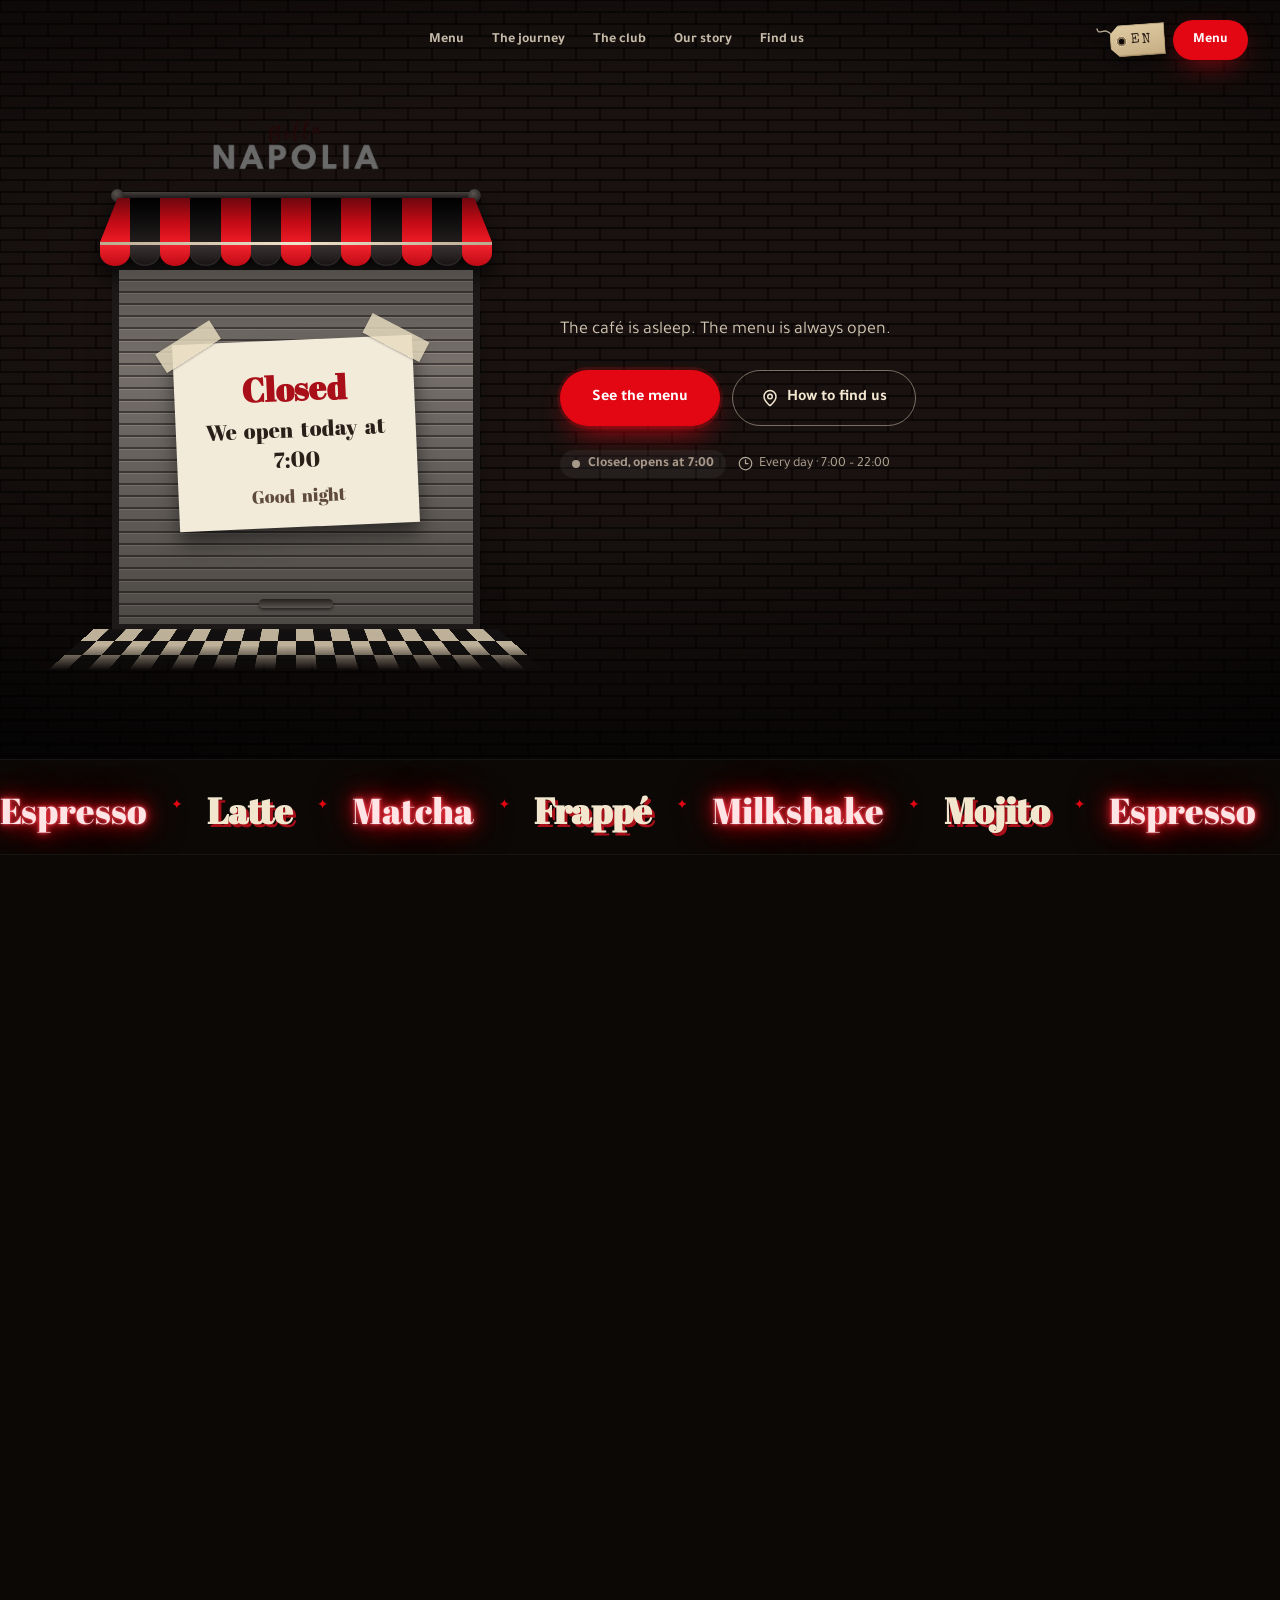
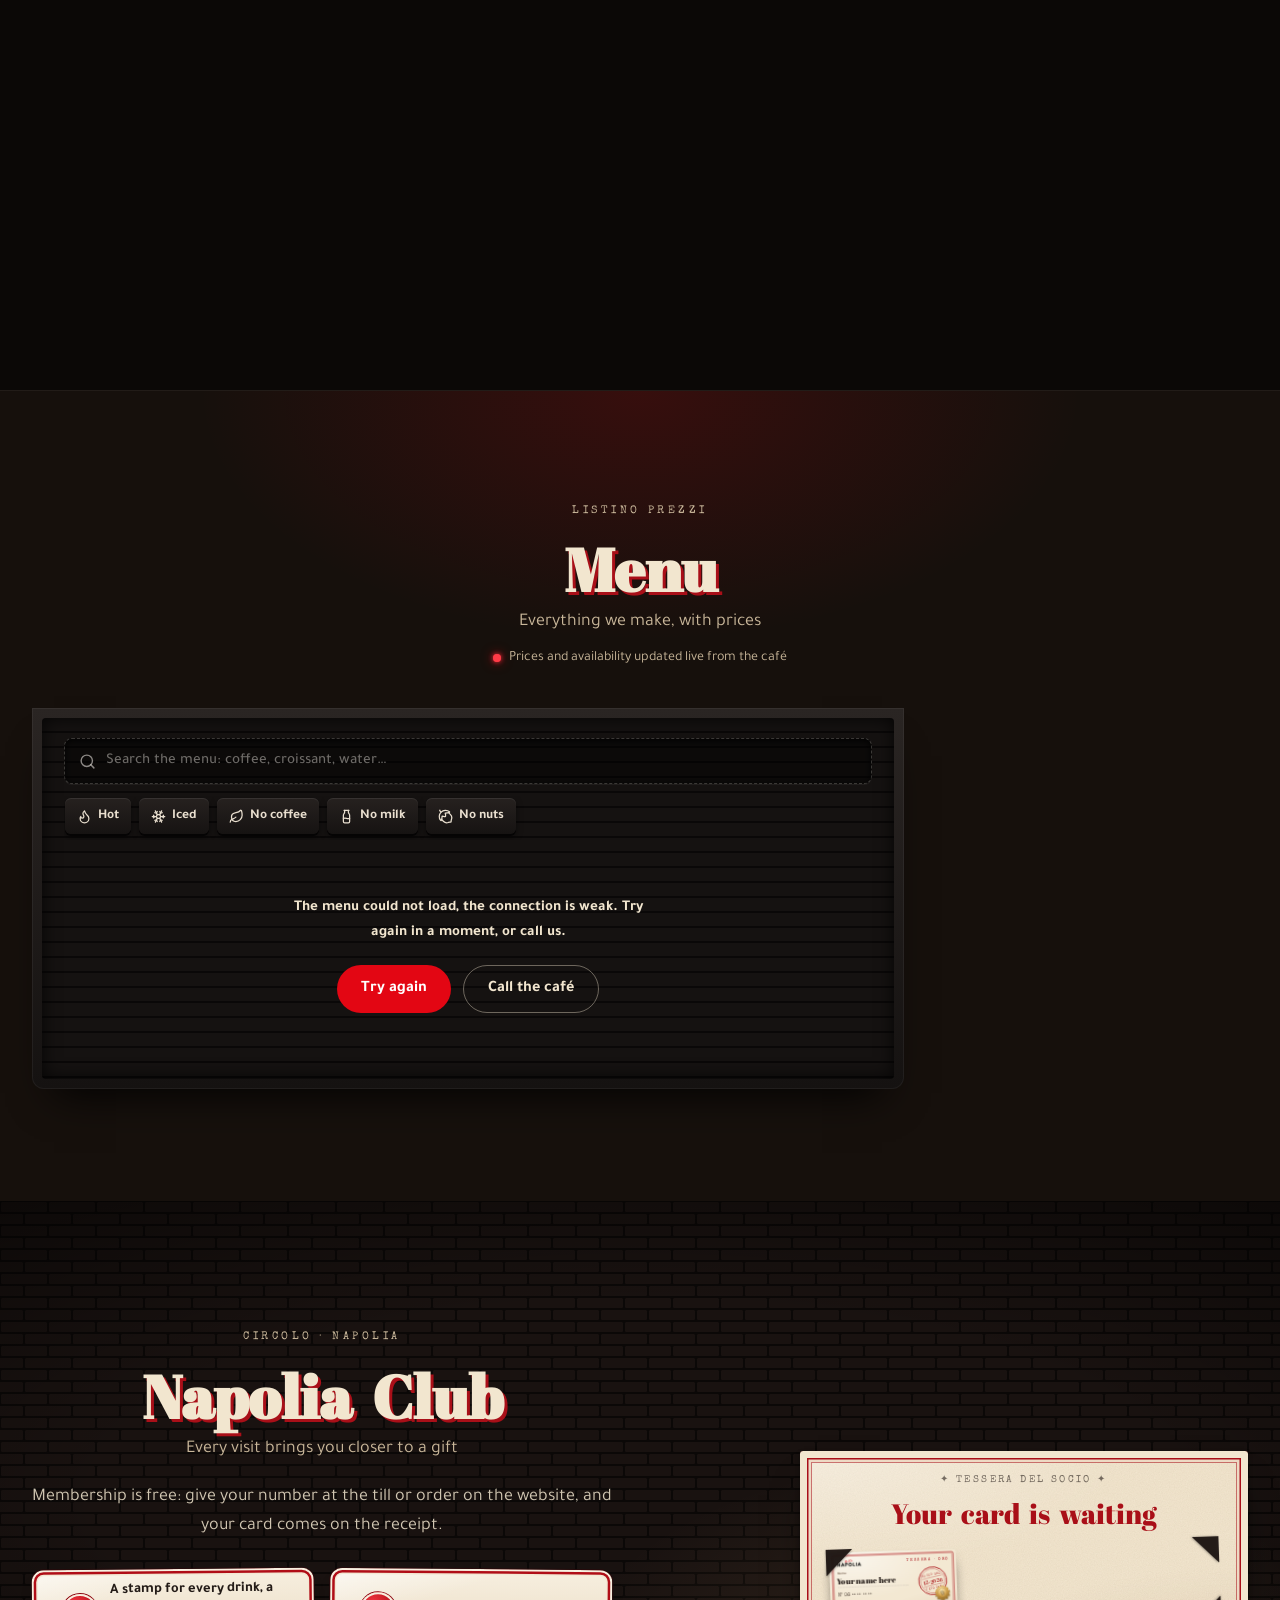
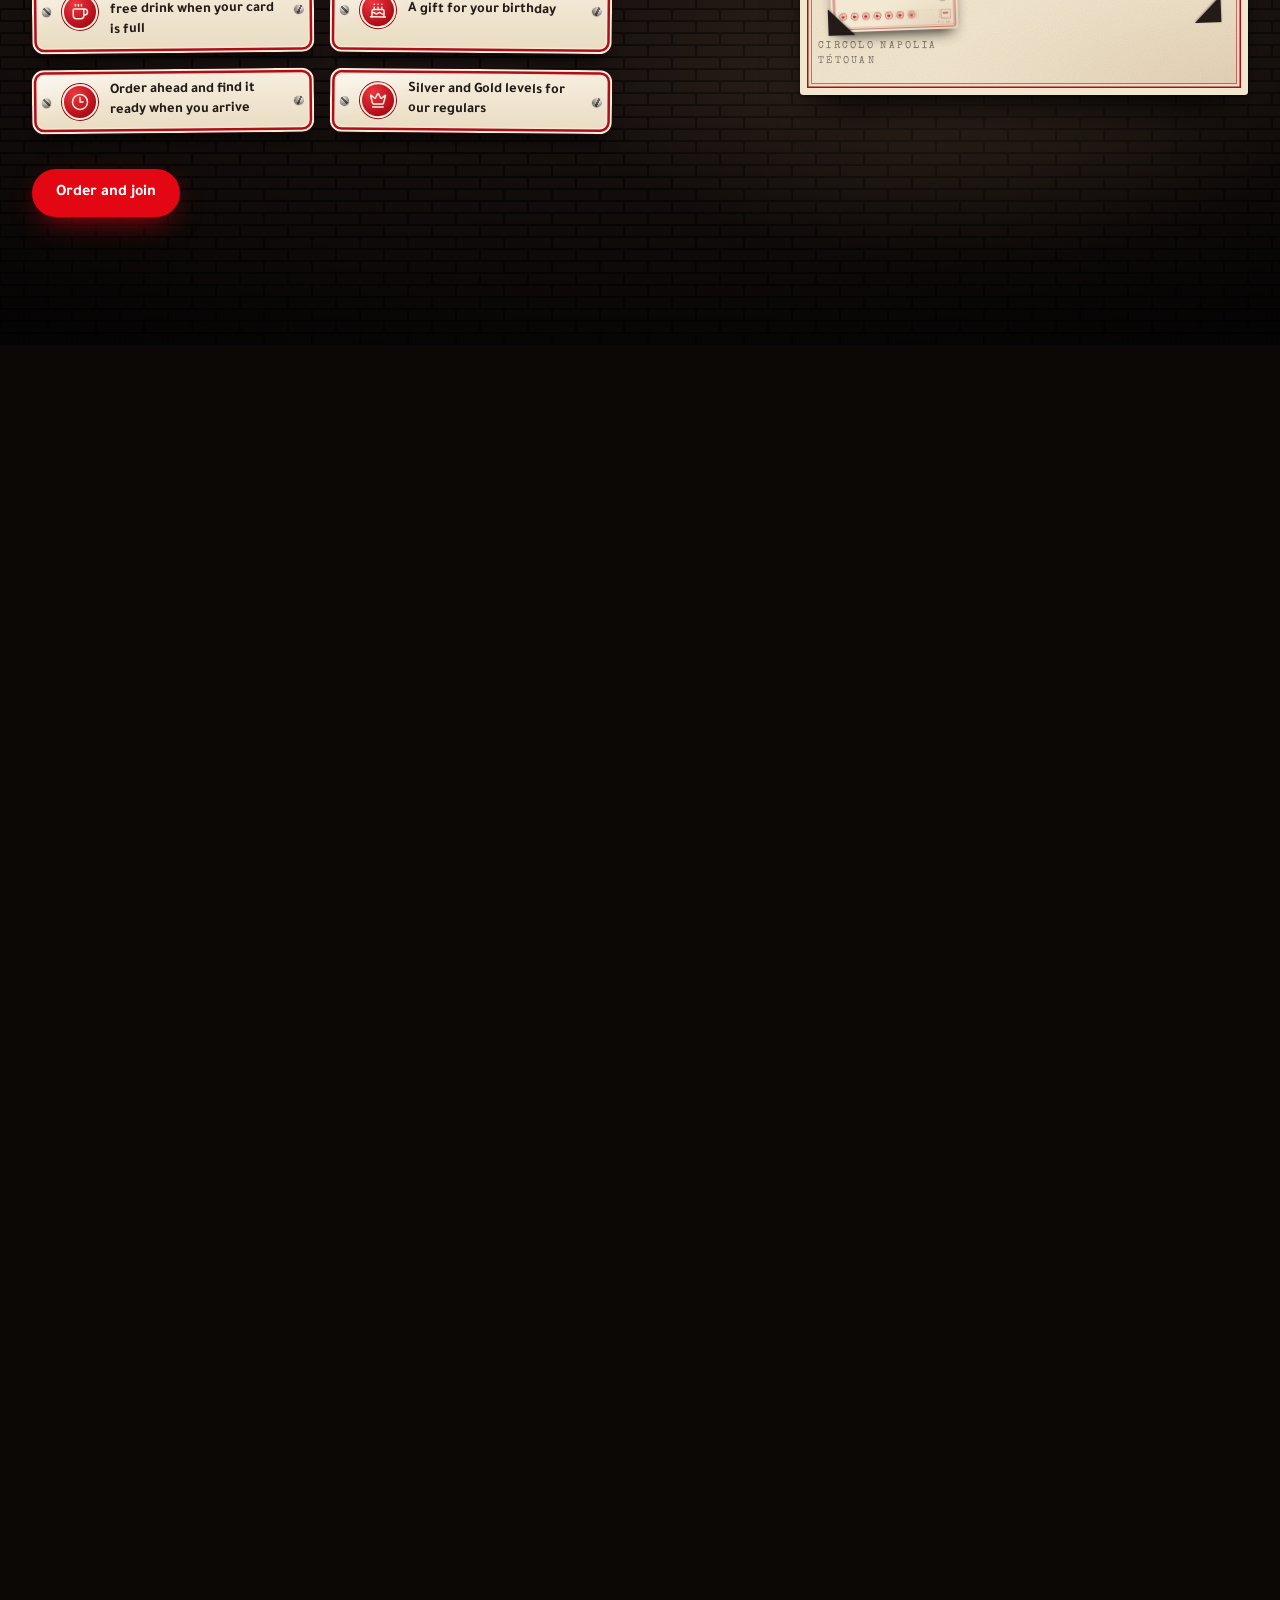
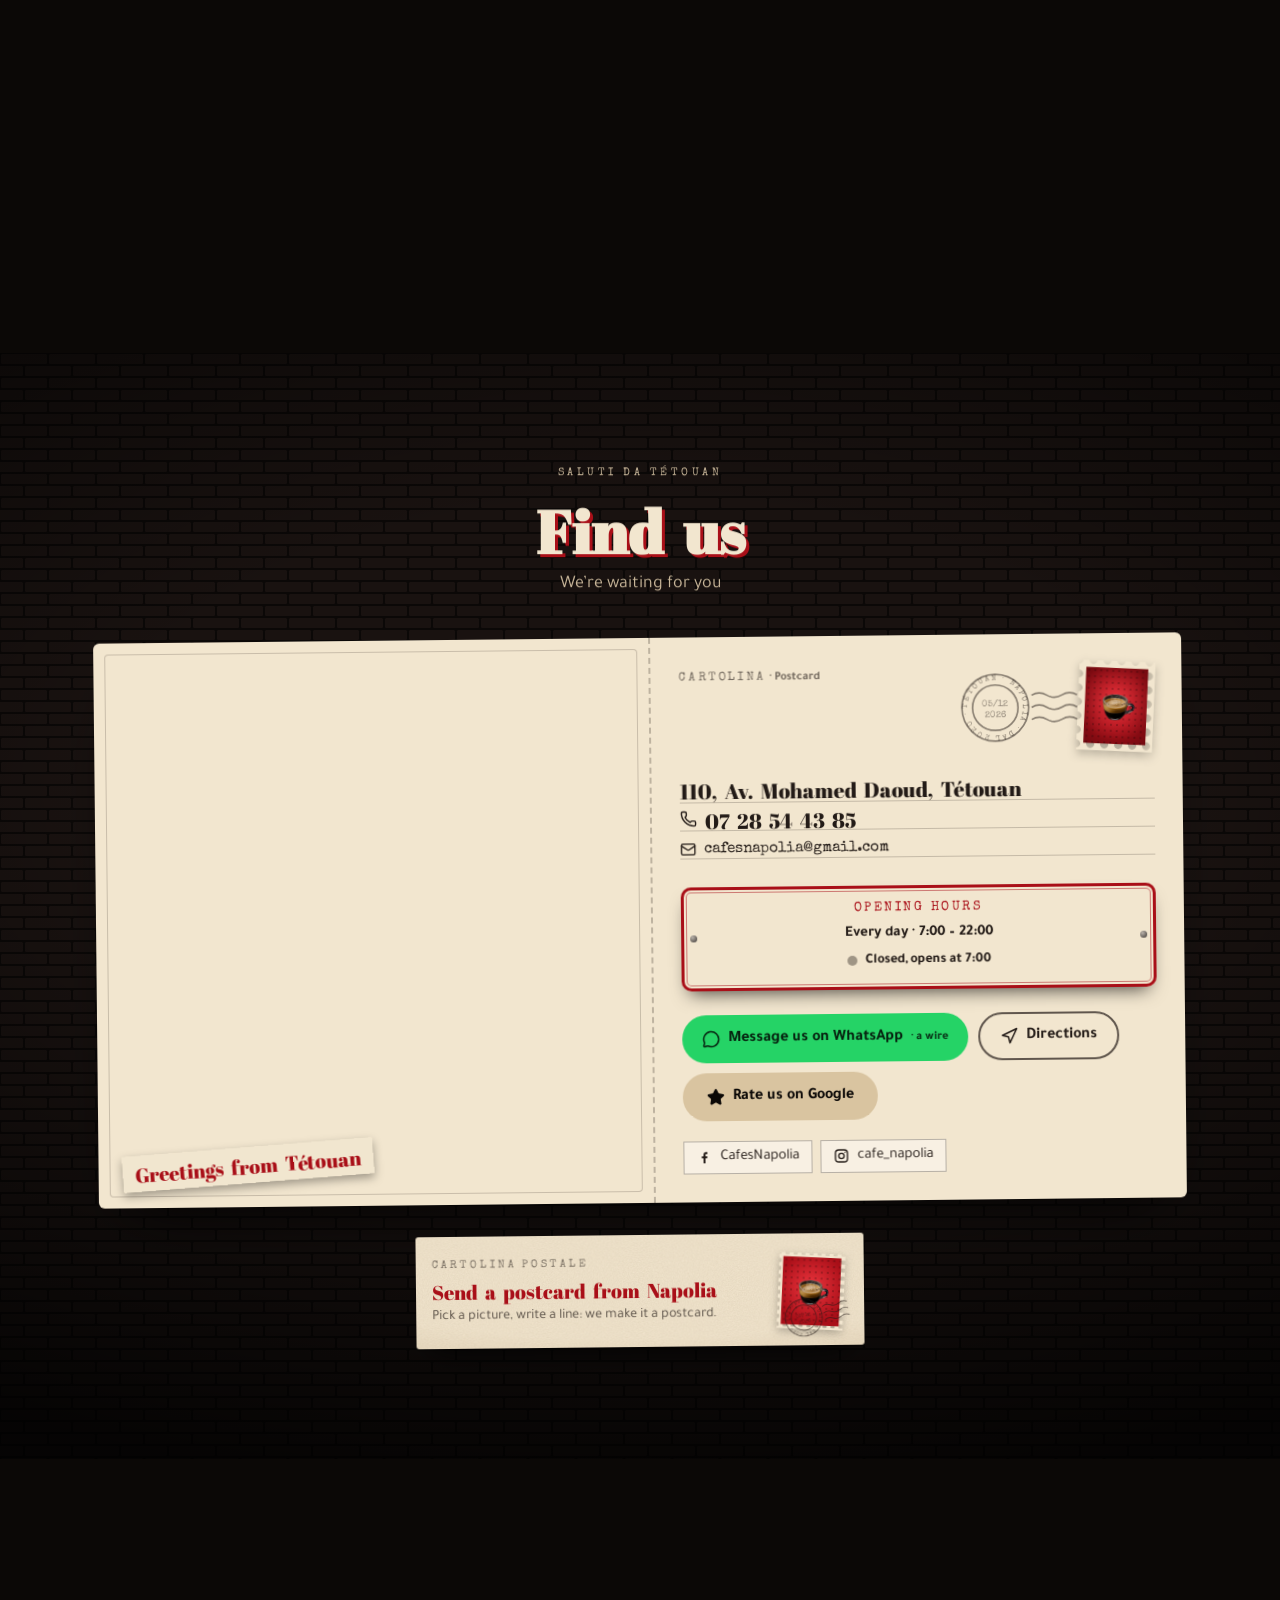
<file: index.html>
<!doctype html>
<html lang="ar" dir="rtl">
  <head>
    <meta charset="UTF-8" />
    <meta name="viewport" content="width=device-width, initial-scale=1.0, viewport-fit=cover" />
    <meta name="theme-color" content="#0b0806" />
    <!--
      و7 (third review): dark from the first byte, and a first screen while the app is on its way
      (about 220 KB, 4 to 6 seconds on 3G). The app takes its place as soon as it starts.
    -->
    <style>html,body{color:#f3e9dc;background:#0b0806;margin:0}#boot{box-sizing:border-box;text-align:center;background-color:#0b0807;background-image:radial-gradient(62% 30% at 50% 36%,#e306134d,#0000 72%),radial-gradient(125% 85% at 50% 40%,#0000 35%,#000c 88%),url("data:image/svg+xml,%3Csvg xmlns='http://www.w3.org/2000/svg' width='48' height='24'%3E%3Crect width='48' height='24' fill='%230B0807'/%3E%3Cg fill='%23191210'%3E%3Crect x='1' y='1' width='46' height='10' rx='1.5'/%3E%3Crect x='-23' y='13' width='46' height='10' rx='1.5'/%3E%3Crect x='25' y='13' width='46' height='10' rx='1.5'/%3E%3C/g%3E%3C/svg%3E");background-size:auto,auto,48px 24px;flex-direction:column;justify-content:center;align-items:center;gap:12px;min-height:100svh;padding:32px 20px 52px;font-family:Tajawal,system-ui,-apple-system,Segoe UI,sans-serif;display:flex;position:relative;overflow:hidden}#boot:after{content:"";background:conic-gradient(#d6c7ad 0 25%, #121010 0 50%, #d6c7ad 0 75%, #121010 0) 50% 0 / 14px 14px;opacity:.85;height:14px;position:absolute;bottom:0;left:0;right:0}#boot .b-sign{margin-bottom:16px;line-height:1;animation:1.6s ease-out both b-on}#boot .b-bella{color:#ff5a66;text-shadow:0 0 2px #ff8088,0 0 8px #ff2d3d,0 0 18px #e30613,0 0 34px #e30613b3;margin:0 0 -.2em 1.1em;font:italic 400 clamp(30px,10vw,44px)/1 Segoe Script,Brush Script MT,Snell Roundhand,Dancing Script,cursive;display:block;transform:rotate(-7deg)}#boot .b-name{letter-spacing:.06em;color:#fff1f2;text-shadow:0 0 3px #ff8088,0 0 10px #ff2d3d,0 0 24px #e30613,0 0 46px #e30613a6;font:900 clamp(38px,13.5vw,58px)/1 Arial Black,Helvetica Neue,Arial,system-ui,sans-serif;display:block}@keyframes b-on{0%{opacity:.1}7%{opacity:1}10%{opacity:.25}17%{opacity:1}20%{opacity:.45}30%,to{opacity:1}}#boot .b-line{color:#e3d5bb;font-size:15px;line-height:1.5}#boot .b-btns{flex-wrap:wrap;justify-content:center;gap:10px;margin-top:10px;display:flex}#boot .b-btns a{border-radius:999px;align-items:center;height:48px;padding:0 22px;font-size:15px;font-weight:700;text-decoration:none;display:inline-flex}#boot .b-call{color:#fff;background:#e30613;box-shadow:0 0 0 3px #e306132e,0 12px 24px -12px #e30613e6}#boot .b-wa{color:#06210f;background:#25d366}#boot .b-wait{color:#c9b79a;margin-top:12px;font-size:13px}@media (prefers-reduced-motion:reduce){#boot .b-sign{animation:none}}</style>
    <meta name="description" content="Bella Napolia — مقهى في تطوان · Coffee shop à Tétouan. Espresso, lattes signature, matcha, milkshakes, jus frais. Carte et prix en direct, commande en ligne." />
    <meta name="robots" content="index, follow, max-image-preview:large" />
    <link rel="canonical" href="https://cafenapolia.com/" />
    <link rel="alternate" hreflang="ar" href="https://cafenapolia.com/?lang=ar" />
    <link rel="alternate" hreflang="fr" href="https://cafenapolia.com/?lang=fr" />
    <link rel="alternate" hreflang="en" href="https://cafenapolia.com/?lang=en" />
    <link rel="alternate" hreflang="es" href="https://cafenapolia.com/?lang=es" />
    <link rel="alternate" hreflang="x-default" href="https://cafenapolia.com/" />
    <meta property="og:type" content="website" />
    <meta property="og:url" content="https://cafenapolia.com/" />
    <meta property="og:site_name" content="Bella Napolia" />
    <meta property="og:title" content="Bella Napolia · مقهى في تطوان · Coffee shop Tétouan" />
    <meta property="og:description" content="فنّ القهوة بروح إيطالية · L’art du café à l’italienne, au cœur de Tétouan. Découvrez la carte et commandez en ligne." />
    <meta property="og:image" content="https://cafenapolia.com/og.jpg" />
    <meta property="og:image:width" content="1200" />
    <meta property="og:image:height" content="630" />
    <meta property="og:locale" content="ar_MA" />
    <meta property="og:locale:alternate" content="fr_MA" />
    <meta property="og:locale:alternate" content="en_GB" />
    <meta property="og:locale:alternate" content="es_ES" />
    <meta name="twitter:card" content="summary_large_image" />
    <meta name="twitter:image" content="https://cafenapolia.com/og.jpg" />
    <link rel="icon" type="image/png" href="/favicon.png" />
    <link rel="apple-touch-icon" href="/favicon.png" />
    <title>Bella Napolia · مقهى في تطوان · Coffee shop Tétouan</title>
    <link rel="preconnect" href="https://ovllldhucvfaewzwmqwx.supabase.co" crossorigin>
    <link rel="preload" as="font" type="font/woff2" crossorigin href="/assets/aref-ruqaa-arabic-700-normal-D30apH1C.woff2">
    <link rel="preload" as="image" href="/assets/logo-on-dark-eEu7QgYG.webp">
    <script>try{var u="https://ovllldhucvfaewzwmqwx.supabase.co/rest/v1/rpc/",h={apikey:"sb_publishable_VSLTthVdQghF9tgvVeP-TQ_eK_yzNJ5",'Content-Type':'application/json'};window.__napoliaEarly={menu:fetch(u+'public_menu',{method:'POST',headers:h,body:'{}'}),offers:fetch(u+'public_offers',{method:'POST',headers:h,body:'{}'})};window.__napoliaEarly.menu.catch(function(){});window.__napoliaEarly.offers.catch(function(){})}catch(e){}</script>
    <script type="application/ld+json" id="ld-cafe">
      {
        "@context": "https://schema.org",
        "@type": "CafeOrCoffeeShop",
        "name": "Bella Napolia",
        "alternateName": ["Napolia", "Café Napolia", "مقهى نابوليا"],
        "url": "https://cafenapolia.com/",
        "image": "https://cafenapolia.com/og.jpg",
        "logo": "https://cafenapolia.com/favicon.png",
        "hasMenu": "https://cafenapolia.com/#menu",
        "servesCuisine": ["Coffee", "Café", "Milkshakes", "Jus frais"],
        "priceRange": "10–50 MAD",
        "telephone": "+212728544385",
        "email": "cafesnapolia@gmail.com",
        "currenciesAccepted": "MAD",
        "paymentAccepted": "Cash",
        "availableLanguage": ["ar", "fr", "en", "es"],
        "openingHoursSpecification": [
          {
            "@type": "OpeningHoursSpecification",
            "dayOfWeek": ["Monday", "Tuesday", "Wednesday", "Thursday", "Friday", "Saturday", "Sunday"],
            "opens": "07:00",
            "closes": "22:00"
          }
        ],
        "address": {
          "@type": "PostalAddress",
          "streetAddress": "110 Av. Mohamed Daoud",
          "addressLocality": "Tétouan",
          "postalCode": "93040",
          "addressCountry": "MA"
        },
        "geo": { "@type": "GeoCoordinates", "latitude": 35.5796161, "longitude": -5.3445745 },
        "hasMap": "https://www.google.com/maps/place/?q=place_id:ChIJlXo_Z2BDCw0Rwg1l5z0hP_Y",
        "sameAs": ["https://www.facebook.com/CafesNapolia", "https://www.instagram.com/cafe_napolia/"]
      }
    </script>
    <script type="module" crossorigin src="/assets/index-C0jHkn5K.js"></script>
    <link rel="modulepreload" crossorigin href="/assets/i18n-Ev19Eb3N.js">
    <link rel="modulepreload" crossorigin href="/assets/ui-aNpVPd10.js">
    <link rel="modulepreload" crossorigin href="/assets/supabaseConfig-3txsLbbu.js">
    <link rel="preload" as="style" crossorigin href="/assets/index-4oIscibf.css" data-css onload="this.onload=null;this.rel='stylesheet'"><noscript><link rel="stylesheet" crossorigin href="/assets/index-4oIscibf.css"></noscript>
  </head>
  <body>
    <div id="root">
      <div id="boot" dir="rtl">
        <div class="b-sign" dir="ltr"><span class="b-bella">Bella</span><span class="b-name">NAPOLIA</span></div>
        <div class="b-line" id="boot-what">مقهى في تطوان · Café à Tétouan</div>
        <div class="b-line" id="boot-hours">كل يوم · 7:00 – 22:00</div>
        <div class="b-line" dir="ltr">110 Av. Mohamed Daoud, Tétouan</div>
        <div class="b-btns">
          <a class="b-call" href="tel:+212728544385">اتصل · Appeler</a>
          <a class="b-wa" href="https://wa.me/212728544385" target="_blank" rel="noreferrer">واتساب · WhatsApp</a>
        </div>
        <div class="b-wait">القائمة تُحمَّل… · La carte arrive…</div>
      </div>
    </div>
    <script>
      // و7: the hours set in the dashboard, from the copy of the menu this phone keeps (none on a first
      // visit). The screen in English or Spanish for a visitor in one of them (QA, 7 November 2026).
      try {
        var o = 7, c = 22;
        var kept = JSON.parse(localStorage.getItem('napolia-menu') || 'null');
        var cafe = kept && kept.cafe;
        if (cafe) {
          o = cafe.openHour == null ? 7 : cafe.openHour;
          c = cafe.closeHour == null ? 22 : cafe.closeHour;
        }
        var allDay = c - o >= 24;
        var hours = o + ':00 – ' + c + ':00';
        var saved = JSON.parse(localStorage.getItem('napolia-lang') || 'null');
        var lang = (saved && saved.state && saved.state.lang) || ((navigator.languages && navigator.languages[0]) || navigator.language || '').slice(0, 2).toLowerCase();
        var say = {
          en: ['Café in Tétouan', allDay ? 'Open every day, 24 hours' : 'Every day · ' + hours, 'Call', 'The menu is on its way…'],
          es: ['Cafetería en Tetuán', allDay ? 'Abierto todos los días, 24 horas' : 'Todos los días · ' + hours, 'Llamar', 'La carta está llegando…'],
        }[lang];
        var boot = document.getElementById('boot');
        if (say) {
          boot.dir = 'ltr';
          boot.lang = lang;
          document.getElementById('boot-what').textContent = say[0];
          document.getElementById('boot-hours').textContent = say[1];
          boot.querySelector('.b-call').textContent = say[2];
          boot.querySelector('.b-wa').textContent = 'WhatsApp';
          boot.querySelector('.b-wait').textContent = say[3];
        } else if (cafe) {
          document.getElementById('boot-hours').textContent = allDay ? 'مفتوح كل يوم 24 ساعة' : 'كل يوم · ' + hours;
        }
      } catch (e) {}
    </script>
  </body>
</html>
</file>
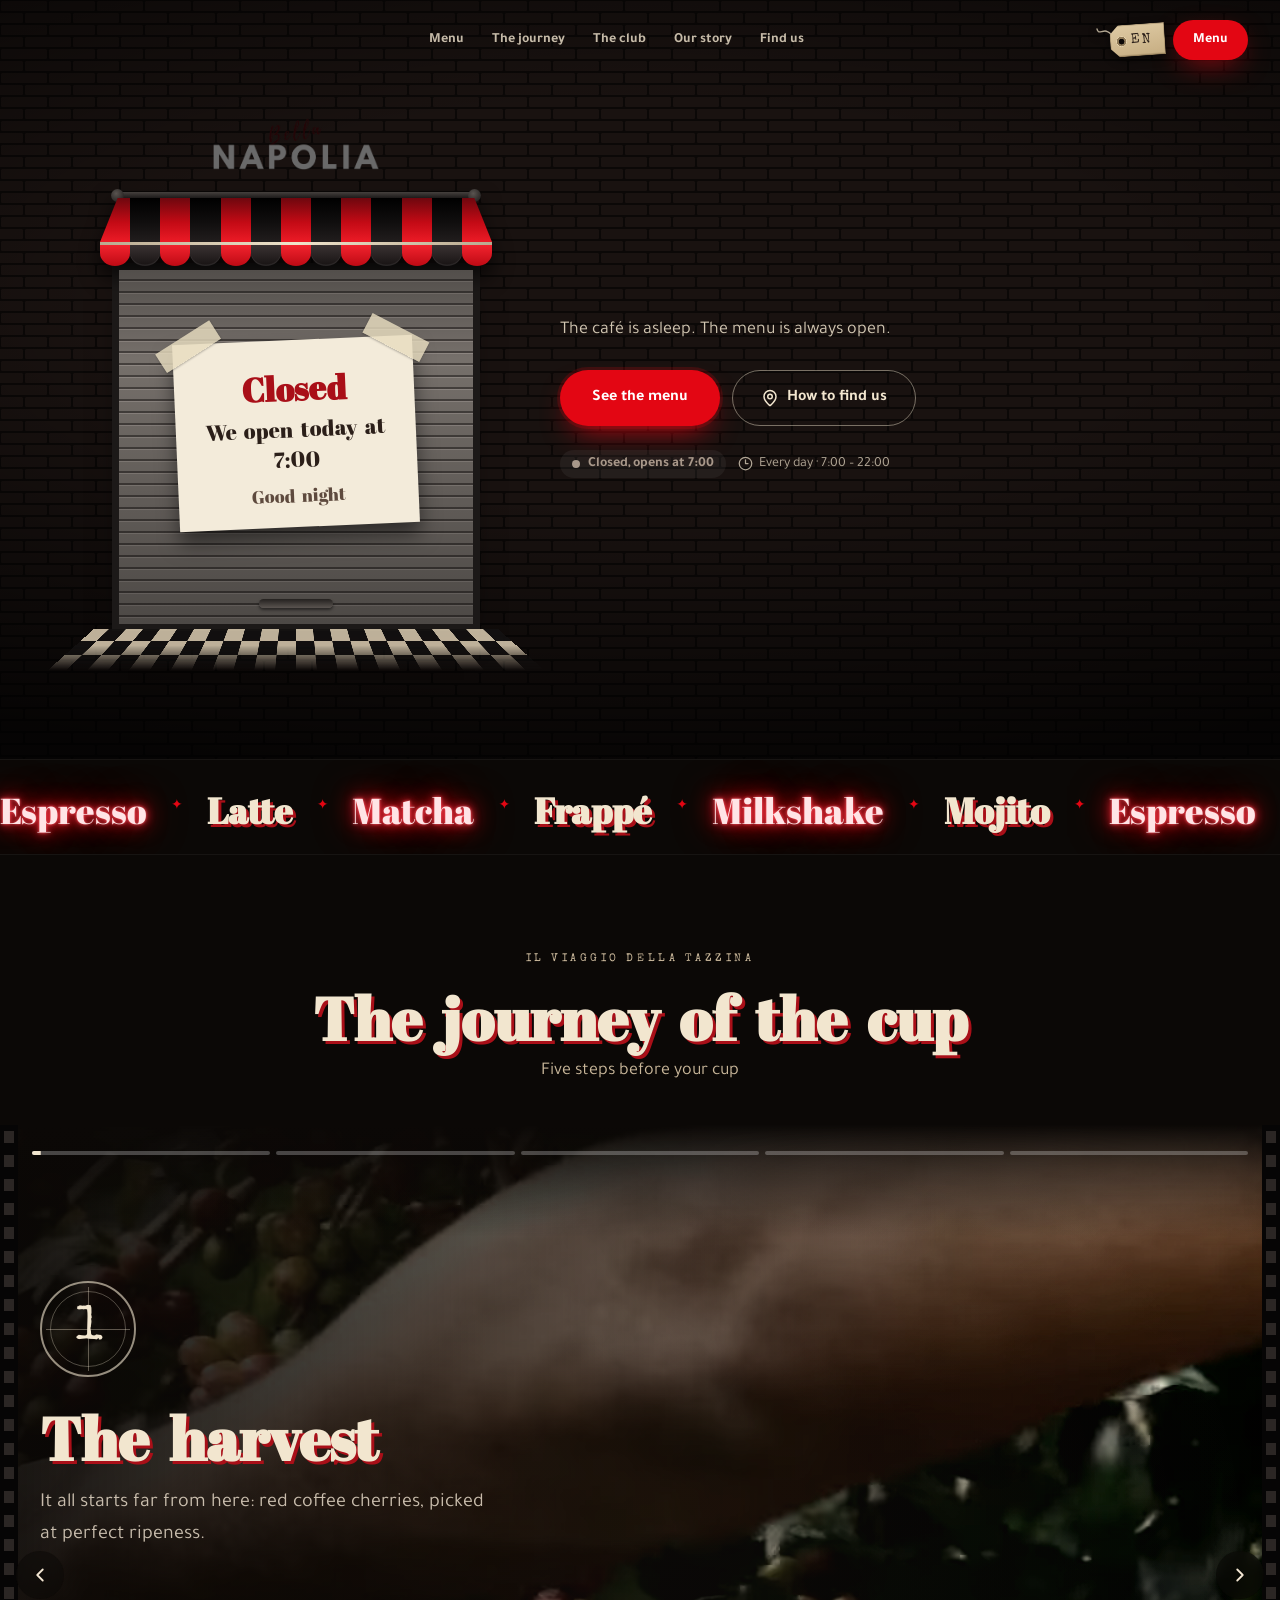
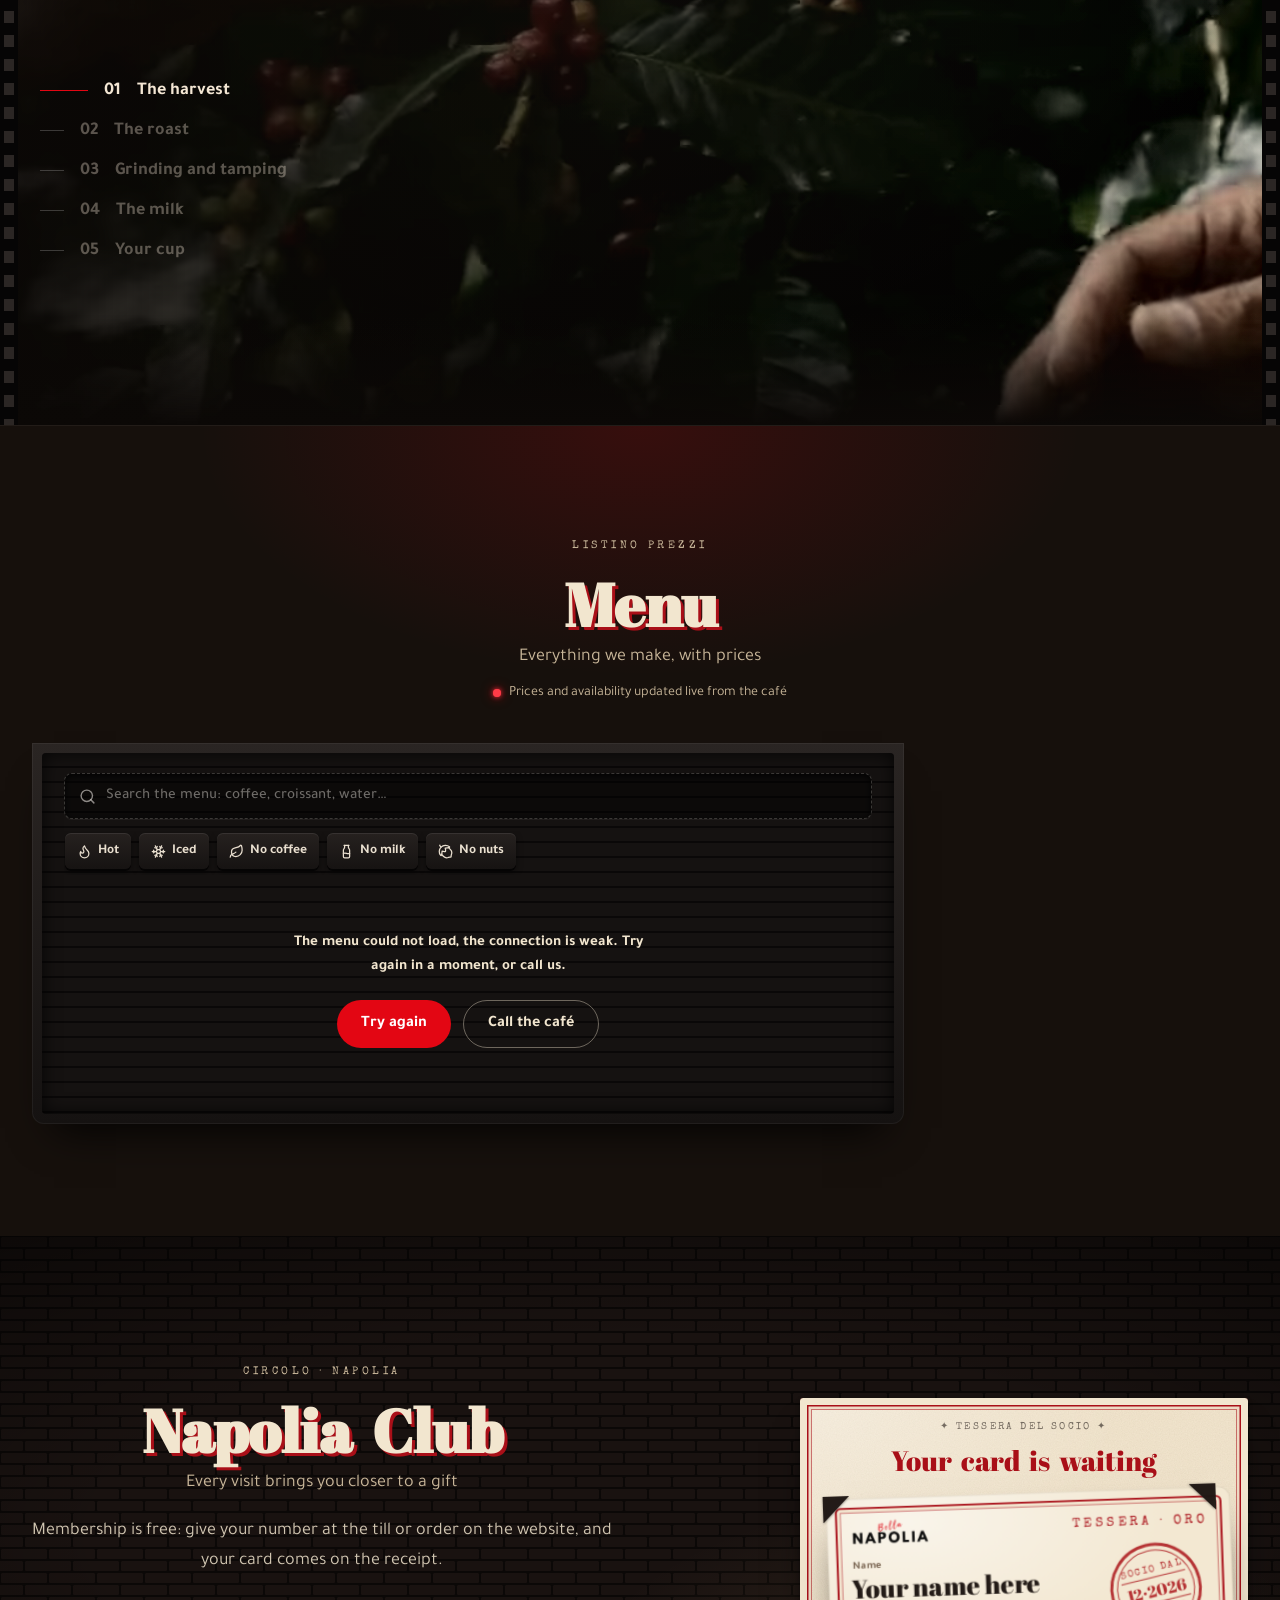
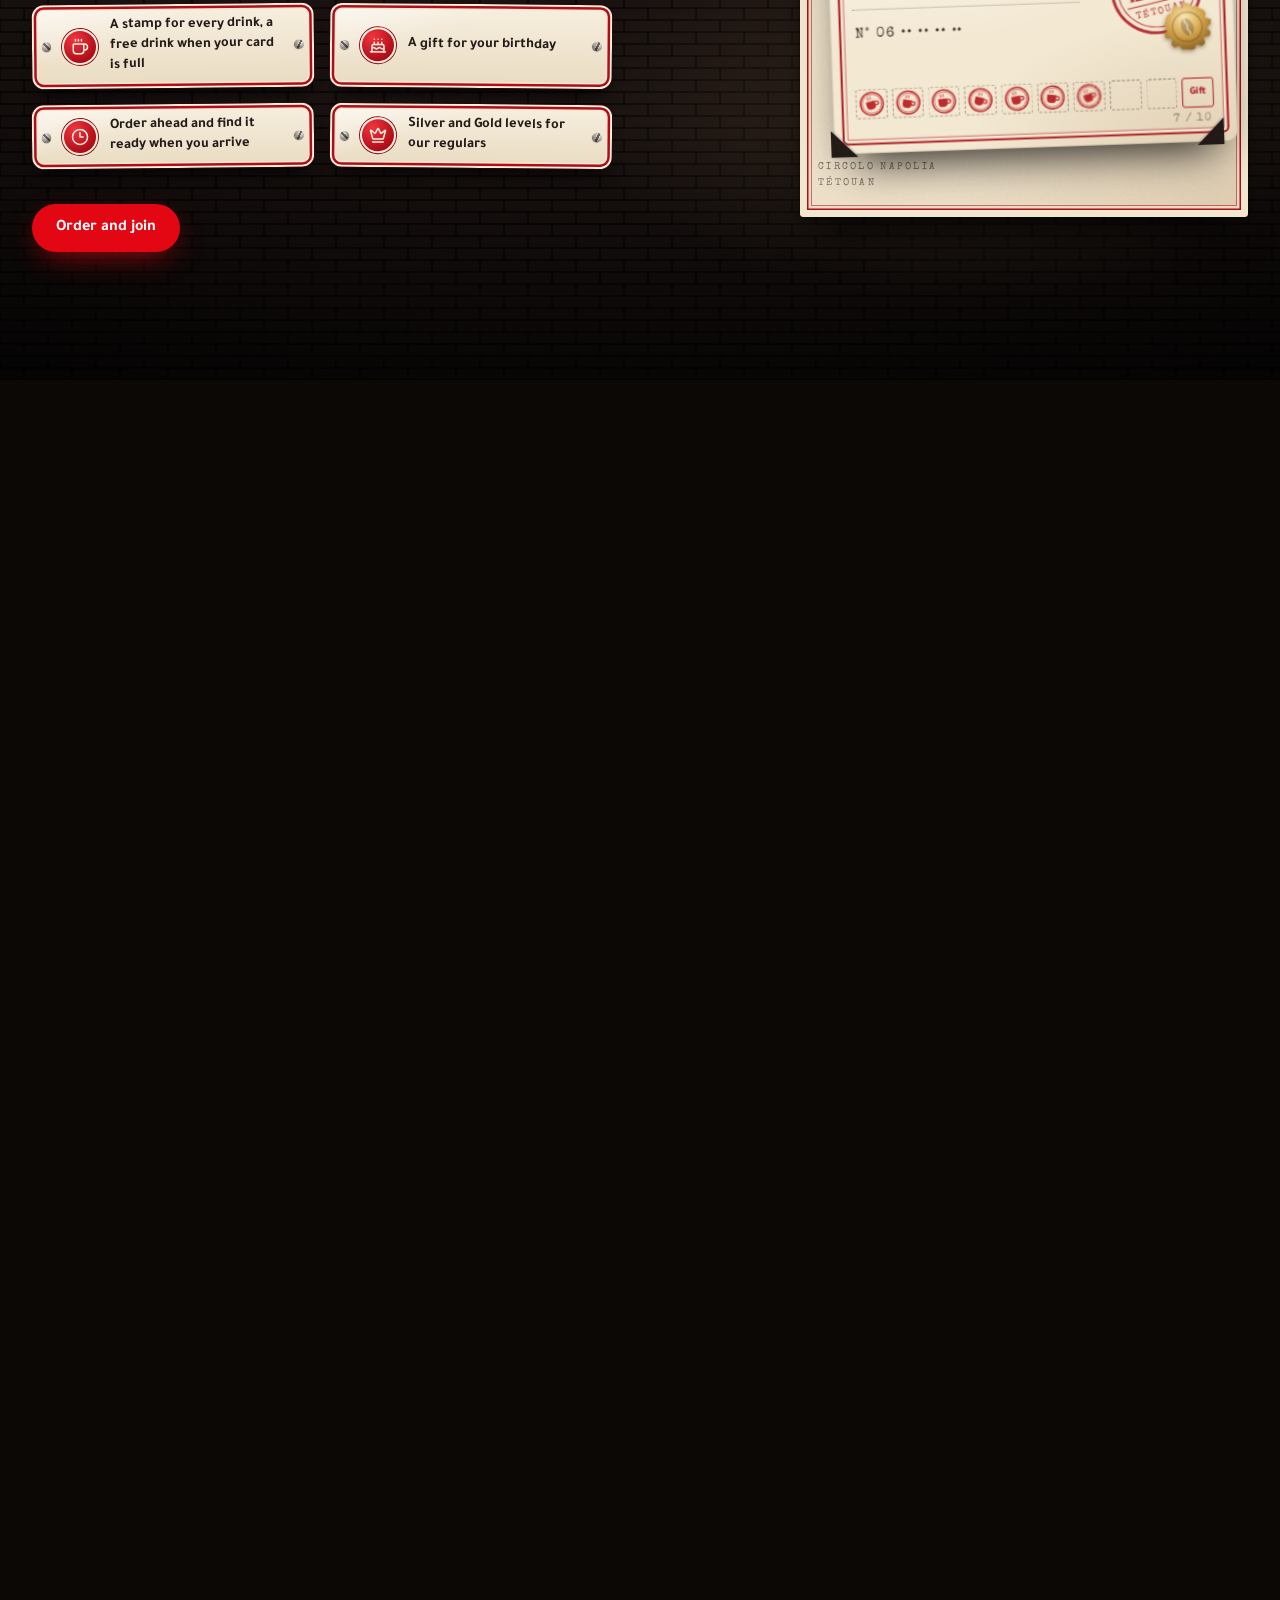
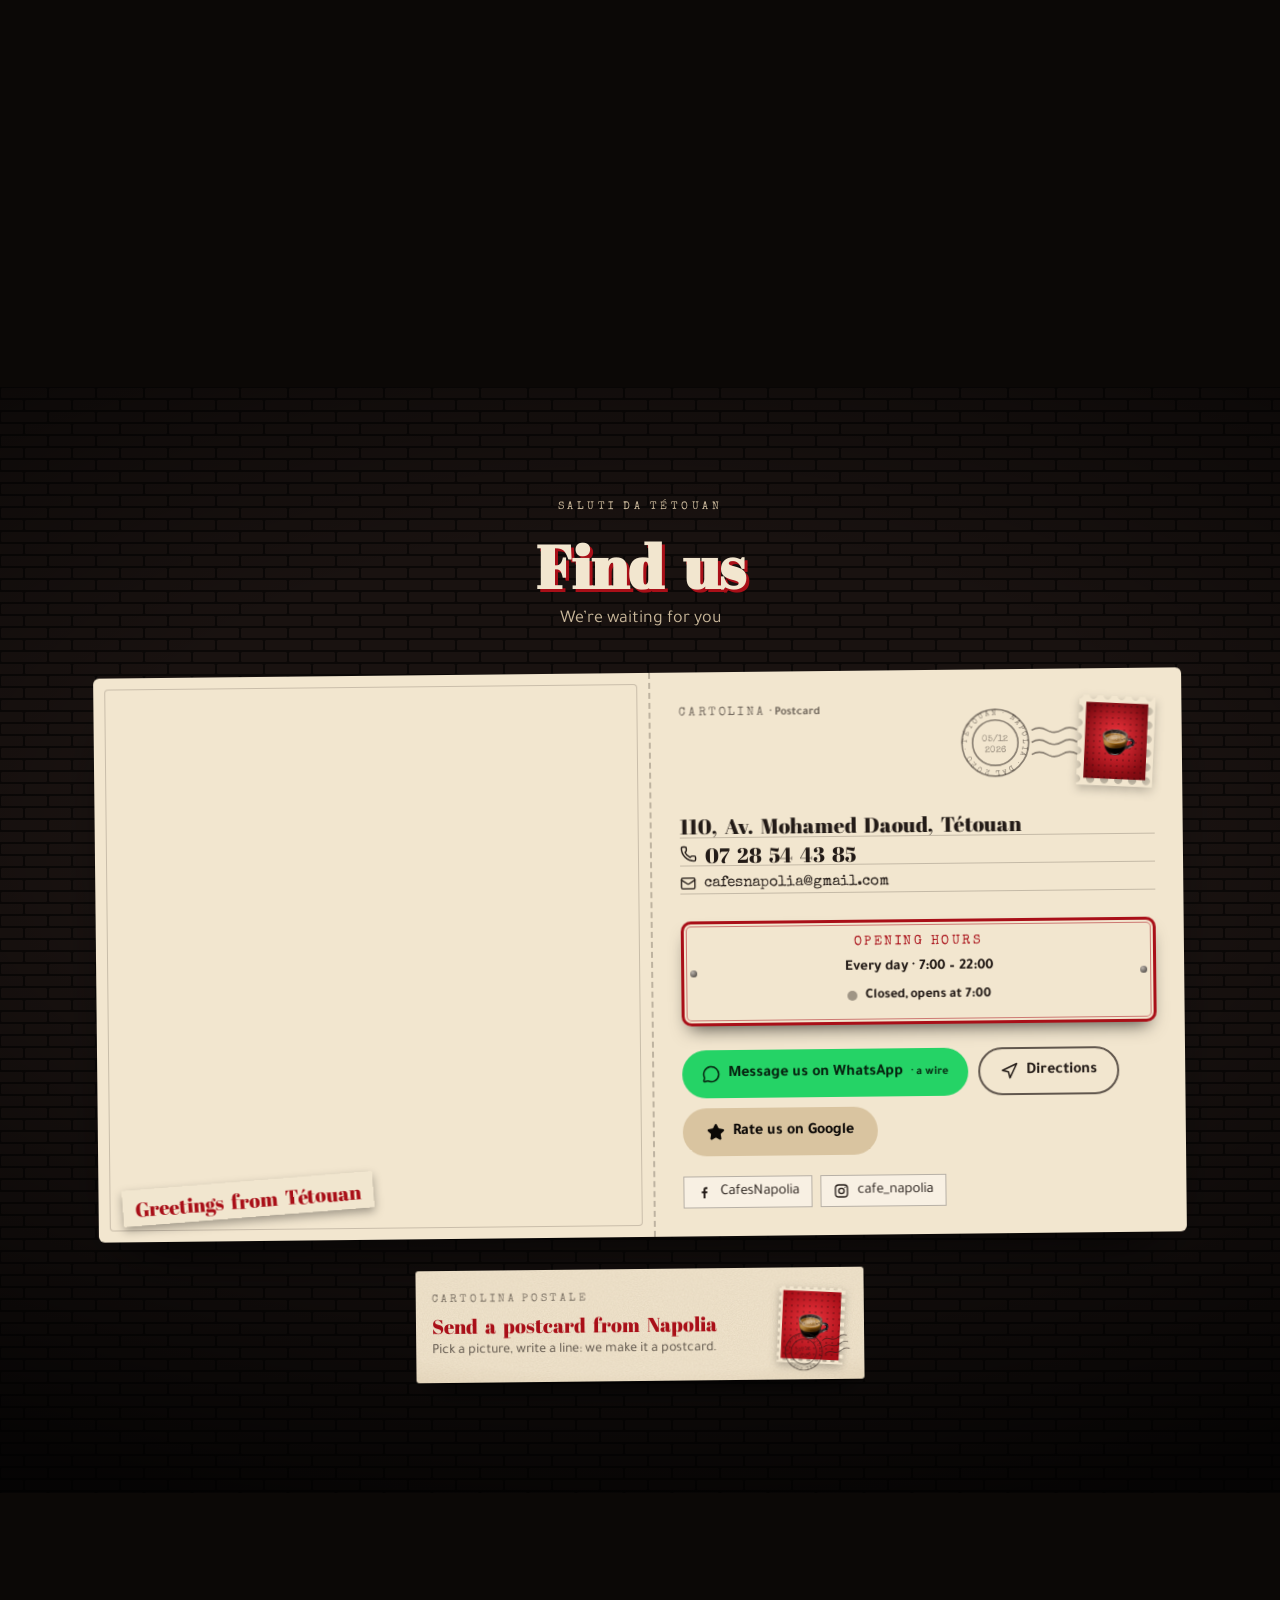
<file: carte/index.html>
<!doctype html>
<html lang="ar" dir="rtl">
  <head><meta name="robots" content="noindex" />
    <meta charset="UTF-8" />
    <meta name="viewport" content="width=device-width, initial-scale=1.0, viewport-fit=cover" />
    <meta name="theme-color" content="#0b0806" />
    <!--
      و7 (third review): dark from the first byte, and a first screen while the app is on its way
      (about 220 KB, 4 to 6 seconds on 3G). The app takes its place as soon as it starts.
    -->
    <style>html,body{color:#f3e9dc;background:#0b0806;margin:0}#boot{box-sizing:border-box;text-align:center;background-color:#0b0807;background-image:radial-gradient(62% 30% at 50% 36%,#e306134d,#0000 72%),radial-gradient(125% 85% at 50% 40%,#0000 35%,#000c 88%),url("data:image/svg+xml,%3Csvg xmlns='http://www.w3.org/2000/svg' width='48' height='24'%3E%3Crect width='48' height='24' fill='%230B0807'/%3E%3Cg fill='%23191210'%3E%3Crect x='1' y='1' width='46' height='10' rx='1.5'/%3E%3Crect x='-23' y='13' width='46' height='10' rx='1.5'/%3E%3Crect x='25' y='13' width='46' height='10' rx='1.5'/%3E%3C/g%3E%3C/svg%3E");background-size:auto,auto,48px 24px;flex-direction:column;justify-content:center;align-items:center;gap:12px;min-height:100svh;padding:32px 20px 52px;font-family:Tajawal,system-ui,-apple-system,Segoe UI,sans-serif;display:flex;position:relative;overflow:hidden}#boot:after{content:"";background:conic-gradient(#d6c7ad 0 25%, #121010 0 50%, #d6c7ad 0 75%, #121010 0) 50% 0 / 14px 14px;opacity:.85;height:14px;position:absolute;bottom:0;left:0;right:0}#boot .b-sign{margin-bottom:16px;line-height:1;animation:1.6s ease-out both b-on}#boot .b-bella{color:#ff5a66;text-shadow:0 0 2px #ff8088,0 0 8px #ff2d3d,0 0 18px #e30613,0 0 34px #e30613b3;margin:0 0 -.2em 1.1em;font:italic 400 clamp(30px,10vw,44px)/1 Segoe Script,Brush Script MT,Snell Roundhand,Dancing Script,cursive;display:block;transform:rotate(-7deg)}#boot .b-name{letter-spacing:.06em;color:#fff1f2;text-shadow:0 0 3px #ff8088,0 0 10px #ff2d3d,0 0 24px #e30613,0 0 46px #e30613a6;font:900 clamp(38px,13.5vw,58px)/1 Arial Black,Helvetica Neue,Arial,system-ui,sans-serif;display:block}@keyframes b-on{0%{opacity:.1}7%{opacity:1}10%{opacity:.25}17%{opacity:1}20%{opacity:.45}30%,to{opacity:1}}#boot .b-line{color:#e3d5bb;font-size:15px;line-height:1.5}#boot .b-btns{flex-wrap:wrap;justify-content:center;gap:10px;margin-top:10px;display:flex}#boot .b-btns a{border-radius:999px;align-items:center;height:48px;padding:0 22px;font-size:15px;font-weight:700;text-decoration:none;display:inline-flex}#boot .b-call{color:#fff;background:#e30613;box-shadow:0 0 0 3px #e306132e,0 12px 24px -12px #e30613e6}#boot .b-wa{color:#06210f;background:#25d366}#boot .b-wait{color:#c9b79a;margin-top:12px;font-size:13px}@media (prefers-reduced-motion:reduce){#boot .b-sign{animation:none}}</style>
    <meta name="description" content="Bella Napolia — مقهى في تطوان · Coffee shop à Tétouan. Espresso, lattes signature, matcha, milkshakes, jus frais. Carte et prix en direct, commande en ligne." />
    <meta name="robots" content="index, follow, max-image-preview:large" />
    <link rel="canonical" href="https://cafenapolia.com/" />
    <link rel="alternate" hreflang="ar" href="https://cafenapolia.com/?lang=ar" />
    <link rel="alternate" hreflang="fr" href="https://cafenapolia.com/?lang=fr" />
    <link rel="alternate" hreflang="en" href="https://cafenapolia.com/?lang=en" />
    <link rel="alternate" hreflang="es" href="https://cafenapolia.com/?lang=es" />
    <link rel="alternate" hreflang="x-default" href="https://cafenapolia.com/" />
    <meta property="og:type" content="website" />
    <meta property="og:url" content="https://cafenapolia.com/" />
    <meta property="og:site_name" content="Bella Napolia" />
    <meta property="og:title" content="Bella Napolia · مقهى في تطوان · Coffee shop Tétouan" />
    <meta property="og:description" content="فنّ القهوة بروح إيطالية · L’art du café à l’italienne, au cœur de Tétouan. Découvrez la carte et commandez en ligne." />
    <meta property="og:image" content="https://cafenapolia.com/og.jpg" />
    <meta property="og:image:width" content="1200" />
    <meta property="og:image:height" content="630" />
    <meta property="og:locale" content="ar_MA" />
    <meta property="og:locale:alternate" content="fr_MA" />
    <meta property="og:locale:alternate" content="en_GB" />
    <meta property="og:locale:alternate" content="es_ES" />
    <meta name="twitter:card" content="summary_large_image" />
    <meta name="twitter:image" content="https://cafenapolia.com/og.jpg" />
    <link rel="icon" type="image/png" href="/favicon.png" />
    <link rel="apple-touch-icon" href="/favicon.png" />
    <title>Bella Napolia · مقهى في تطوان · Coffee shop Tétouan</title>
    <link rel="preconnect" href="https://ovllldhucvfaewzwmqwx.supabase.co" crossorigin>
    <link rel="preload" as="font" type="font/woff2" crossorigin href="/assets/aref-ruqaa-arabic-700-normal-D30apH1C.woff2">
    <link rel="preload" as="image" href="/assets/logo-on-dark-eEu7QgYG.webp">
    <script>try{var u="https://ovllldhucvfaewzwmqwx.supabase.co/rest/v1/rpc/",h={apikey:"sb_publishable_VSLTthVdQghF9tgvVeP-TQ_eK_yzNJ5",'Content-Type':'application/json'};window.__napoliaEarly={menu:fetch(u+'public_menu',{method:'POST',headers:h,body:'{}'}),offers:fetch(u+'public_offers',{method:'POST',headers:h,body:'{}'})};window.__napoliaEarly.menu.catch(function(){});window.__napoliaEarly.offers.catch(function(){})}catch(e){}</script>
    <script type="application/ld+json" id="ld-cafe">
      {
        "@context": "https://schema.org",
        "@type": "CafeOrCoffeeShop",
        "name": "Bella Napolia",
        "alternateName": ["Napolia", "Café Napolia", "مقهى نابوليا"],
        "url": "https://cafenapolia.com/",
        "image": "https://cafenapolia.com/og.jpg",
        "logo": "https://cafenapolia.com/favicon.png",
        "hasMenu": "https://cafenapolia.com/#menu",
        "servesCuisine": ["Coffee", "Café", "Milkshakes", "Jus frais"],
        "priceRange": "10–50 MAD",
        "telephone": "+212728544385",
        "email": "cafesnapolia@gmail.com",
        "currenciesAccepted": "MAD",
        "paymentAccepted": "Cash",
        "availableLanguage": ["ar", "fr", "en", "es"],
        "openingHoursSpecification": [
          {
            "@type": "OpeningHoursSpecification",
            "dayOfWeek": ["Monday", "Tuesday", "Wednesday", "Thursday", "Friday", "Saturday", "Sunday"],
            "opens": "07:00",
            "closes": "22:00"
          }
        ],
        "address": {
          "@type": "PostalAddress",
          "streetAddress": "110 Av. Mohamed Daoud",
          "addressLocality": "Tétouan",
          "postalCode": "93040",
          "addressCountry": "MA"
        },
        "geo": { "@type": "GeoCoordinates", "latitude": 35.5796161, "longitude": -5.3445745 },
        "hasMap": "https://www.google.com/maps/place/?q=place_id:ChIJlXo_Z2BDCw0Rwg1l5z0hP_Y",
        "sameAs": ["https://www.facebook.com/CafesNapolia", "https://www.instagram.com/cafe_napolia/"]
      }
    </script>
    <script type="module" crossorigin src="/assets/index-C0jHkn5K.js"></script>
    <link rel="modulepreload" crossorigin href="/assets/i18n-Ev19Eb3N.js">
    <link rel="modulepreload" crossorigin href="/assets/ui-aNpVPd10.js">
    <link rel="modulepreload" crossorigin href="/assets/supabaseConfig-3txsLbbu.js">
    <link rel="preload" as="style" crossorigin href="/assets/index-4oIscibf.css" data-css onload="this.onload=null;this.rel='stylesheet'"><noscript><link rel="stylesheet" crossorigin href="/assets/index-4oIscibf.css"></noscript>
  </head>
  <body>
    <div id="root">
      <div id="boot" dir="rtl">
        <div class="b-sign" dir="ltr"><span class="b-bella">Bella</span><span class="b-name">NAPOLIA</span></div>
        <div class="b-line" id="boot-what">مقهى في تطوان · Café à Tétouan</div>
        <div class="b-line" id="boot-hours">كل يوم · 7:00 – 22:00</div>
        <div class="b-line" dir="ltr">110 Av. Mohamed Daoud, Tétouan</div>
        <div class="b-btns">
          <a class="b-call" href="tel:+212728544385">اتصل · Appeler</a>
          <a class="b-wa" href="https://wa.me/212728544385" target="_blank" rel="noreferrer">واتساب · WhatsApp</a>
        </div>
        <div class="b-wait">القائمة تُحمَّل… · La carte arrive…</div>
      </div>
    </div>
    <script>
      // و7: the hours set in the dashboard, from the copy of the menu this phone keeps (none on a first
      // visit). The screen in English or Spanish for a visitor in one of them (QA, 7 November 2026).
      try {
        var o = 7, c = 22;
        var kept = JSON.parse(localStorage.getItem('napolia-menu') || 'null');
        var cafe = kept && kept.cafe;
        if (cafe) {
          o = cafe.openHour == null ? 7 : cafe.openHour;
          c = cafe.closeHour == null ? 22 : cafe.closeHour;
        }
        var allDay = c - o >= 24;
        var hours = o + ':00 – ' + c + ':00';
        var saved = JSON.parse(localStorage.getItem('napolia-lang') || 'null');
        var lang = (saved && saved.state && saved.state.lang) || ((navigator.languages && navigator.languages[0]) || navigator.language || '').slice(0, 2).toLowerCase();
        var say = {
          en: ['Café in Tétouan', allDay ? 'Open every day, 24 hours' : 'Every day · ' + hours, 'Call', 'The menu is on its way…'],
          es: ['Cafetería en Tetuán', allDay ? 'Abierto todos los días, 24 horas' : 'Todos los días · ' + hours, 'Llamar', 'La carta está llegando…'],
        }[lang];
        var boot = document.getElementById('boot');
        if (say) {
          boot.dir = 'ltr';
          boot.lang = lang;
          document.getElementById('boot-what').textContent = say[0];
          document.getElementById('boot-hours').textContent = say[1];
          boot.querySelector('.b-call').textContent = say[2];
          boot.querySelector('.b-wa').textContent = 'WhatsApp';
          boot.querySelector('.b-wait').textContent = say[3];
        } else if (cafe) {
          document.getElementById('boot-hours').textContent = allDay ? 'مفتوح كل يوم 24 ساعة' : 'كل يوم · ' + hours;
        }
      } catch (e) {}
    </script>
  </body>
</html>
</file>
<file: assets/index-4oIscibf.css>
@font-face{font-family:Montserrat Variable;font-style:normal;font-display:swap;font-weight:100 900;src:url(/assets/montserrat-cyrillic-ext-wght-normal-CO5hGrJv.woff2)format("woff2-variations");unicode-range:U+460-52F,U+1C80-1C8A,U+20B4,U+2DE0-2DFF,U+A640-A69F,U+FE2E-FE2F}@font-face{font-family:Montserrat Variable;font-style:normal;font-display:swap;font-weight:100 900;src:url(/assets/montserrat-cyrillic-wght-normal-EAA9jha_.woff2)format("woff2-variations");unicode-range:U+301,U+400-45F,U+490-491,U+4B0-4B1,U+2116}@font-face{font-family:Montserrat Variable;font-style:normal;font-display:swap;font-weight:100 900;src:url(/assets/montserrat-vietnamese-wght-normal-k7S-YeeD.woff2)format("woff2-variations");unicode-range:U+102-103,U+110-111,U+128-129,U+168-169,U+1A0-1A1,U+1AF-1B0,U+300-301,U+303-304,U+308-309,U+323,U+329,U+1EA0-1EF9,U+20AB}@font-face{font-family:Montserrat Variable;font-style:normal;font-display:swap;font-weight:100 900;src:url(/assets/montserrat-latin-ext-wght-normal-BsZE-iaG.woff2)format("woff2-variations");unicode-range:U+100-2BA,U+2BD-2C5,U+2C7-2CC,U+2CE-2D7,U+2DD-2FF,U+304,U+308,U+329,U+1D00-1DBF,U+1E00-1E9F,U+1EF2-1EFF,U+2020,U+20A0-20AB,U+20AD-20C0,U+2113,U+2C60-2C7F,U+A720-A7FF}@font-face{font-family:Montserrat Variable;font-style:normal;font-display:swap;font-weight:100 900;src:url(/assets/montserrat-latin-wght-normal-l_AIctKy.woff2)format("woff2-variations");unicode-range:U+??,U+131,U+152-153,U+2BB-2BC,U+2C6,U+2DA,U+2DC,U+304,U+308,U+329,U+2000-206F,U+20AC,U+2122,U+2191,U+2193,U+2212,U+2215,U+FEFF,U+FFFD}@font-face{font-family:Tajawal;font-style:normal;font-display:swap;font-weight:400;src:url(/assets/tajawal-arabic-400-normal-CyCXRvzh.woff2)format("woff2"),url(/assets/tajawal-arabic-400-normal-DCQxawbB.woff)format("woff");unicode-range:U+6??,U+750-77F,U+870-88E,U+890-891,U+897-8E1,U+8E3-8FF,U+200C-200E,U+2010-2011,U+204F,U+2E41,U+FB50-FDFF,U+FE70-FE74,U+FE76-FEFC,U+102E0-102FB,U+10E60-10E7E,U+10EC2-10EC4,U+10EFC-10EFF,U+1EE00-1EE03,U+1EE05-1EE1F,U+1EE21-1EE22,U+1EE24,U+1EE27,U+1EE29-1EE32,U+1EE34-1EE37,U+1EE39,U+1EE3B,U+1EE42,U+1EE47,U+1EE49,U+1EE4B,U+1EE4D-1EE4F,U+1EE51-1EE52,U+1EE54,U+1EE57,U+1EE59,U+1EE5B,U+1EE5D,U+1EE5F,U+1EE61-1EE62,U+1EE64,U+1EE67-1EE6A,U+1EE6C-1EE72,U+1EE74-1EE77,U+1EE79-1EE7C,U+1EE7E,U+1EE80-1EE89,U+1EE8B-1EE9B,U+1EEA1-1EEA3,U+1EEA5-1EEA9,U+1EEAB-1EEBB,U+1EEF0-1EEF1}@font-face{font-family:Tajawal;font-style:normal;font-display:swap;font-weight:400;src:url(/assets/tajawal-latin-400-normal-BVNSOH3d.woff2)format("woff2"),url(/assets/tajawal-latin-400-normal-BdYcZznU.woff)format("woff");unicode-range:U+??,U+131,U+152-153,U+2BB-2BC,U+2C6,U+2DA,U+2DC,U+304,U+308,U+329,U+2000-206F,U+20AC,U+2122,U+2191,U+2193,U+2212,U+2215,U+FEFF,U+FFFD}@font-face{font-family:Tajawal;font-style:normal;font-display:swap;font-weight:500;src:url(/assets/tajawal-arabic-500-normal-BZ8ojJNu.woff2)format("woff2"),url(/assets/tajawal-arabic-500-normal-CbVEaYEW.woff)format("woff");unicode-range:U+6??,U+750-77F,U+870-88E,U+890-891,U+897-8E1,U+8E3-8FF,U+200C-200E,U+2010-2011,U+204F,U+2E41,U+FB50-FDFF,U+FE70-FE74,U+FE76-FEFC,U+102E0-102FB,U+10E60-10E7E,U+10EC2-10EC4,U+10EFC-10EFF,U+1EE00-1EE03,U+1EE05-1EE1F,U+1EE21-1EE22,U+1EE24,U+1EE27,U+1EE29-1EE32,U+1EE34-1EE37,U+1EE39,U+1EE3B,U+1EE42,U+1EE47,U+1EE49,U+1EE4B,U+1EE4D-1EE4F,U+1EE51-1EE52,U+1EE54,U+1EE57,U+1EE59,U+1EE5B,U+1EE5D,U+1EE5F,U+1EE61-1EE62,U+1EE64,U+1EE67-1EE6A,U+1EE6C-1EE72,U+1EE74-1EE77,U+1EE79-1EE7C,U+1EE7E,U+1EE80-1EE89,U+1EE8B-1EE9B,U+1EEA1-1EEA3,U+1EEA5-1EEA9,U+1EEAB-1EEBB,U+1EEF0-1EEF1}@font-face{font-family:Tajawal;font-style:normal;font-display:swap;font-weight:500;src:url(/assets/tajawal-latin-500-normal-CoYeBiSI.woff2)format("woff2"),url(/assets/tajawal-latin-500-normal-DU9v6xgj.woff)format("woff");unicode-range:U+??,U+131,U+152-153,U+2BB-2BC,U+2C6,U+2DA,U+2DC,U+304,U+308,U+329,U+2000-206F,U+20AC,U+2122,U+2191,U+2193,U+2212,U+2215,U+FEFF,U+FFFD}@font-face{font-family:Tajawal;font-style:normal;font-display:swap;font-weight:700;src:url(/assets/tajawal-arabic-700-normal-D2-eand5.woff2)format("woff2"),url(/assets/tajawal-arabic-700-normal-9L7Zusdl.woff)format("woff");unicode-range:U+6??,U+750-77F,U+870-88E,U+890-891,U+897-8E1,U+8E3-8FF,U+200C-200E,U+2010-2011,U+204F,U+2E41,U+FB50-FDFF,U+FE70-FE74,U+FE76-FEFC,U+102E0-102FB,U+10E60-10E7E,U+10EC2-10EC4,U+10EFC-10EFF,U+1EE00-1EE03,U+1EE05-1EE1F,U+1EE21-1EE22,U+1EE24,U+1EE27,U+1EE29-1EE32,U+1EE34-1EE37,U+1EE39,U+1EE3B,U+1EE42,U+1EE47,U+1EE49,U+1EE4B,U+1EE4D-1EE4F,U+1EE51-1EE52,U+1EE54,U+1EE57,U+1EE59,U+1EE5B,U+1EE5D,U+1EE5F,U+1EE61-1EE62,U+1EE64,U+1EE67-1EE6A,U+1EE6C-1EE72,U+1EE74-1EE77,U+1EE79-1EE7C,U+1EE7E,U+1EE80-1EE89,U+1EE8B-1EE9B,U+1EEA1-1EEA3,U+1EEA5-1EEA9,U+1EEAB-1EEBB,U+1EEF0-1EEF1}@font-face{font-family:Tajawal;font-style:normal;font-display:swap;font-weight:700;src:url(/assets/tajawal-latin-700-normal-BypgxfGb.woff2)format("woff2"),url(/assets/tajawal-latin-700-normal-CV3bxpHe.woff)format("woff");unicode-range:U+??,U+131,U+152-153,U+2BB-2BC,U+2C6,U+2DA,U+2DC,U+304,U+308,U+329,U+2000-206F,U+20AC,U+2122,U+2191,U+2193,U+2212,U+2215,U+FEFF,U+FFFD}@font-face{font-family:Tajawal;font-style:normal;font-display:swap;font-weight:800;src:url(/assets/tajawal-arabic-800-normal-TQp-UTiE.woff2)format("woff2"),url(/assets/tajawal-arabic-800-normal-Bp_4IW2m.woff)format("woff");unicode-range:U+6??,U+750-77F,U+870-88E,U+890-891,U+897-8E1,U+8E3-8FF,U+200C-200E,U+2010-2011,U+204F,U+2E41,U+FB50-FDFF,U+FE70-FE74,U+FE76-FEFC,U+102E0-102FB,U+10E60-10E7E,U+10EC2-10EC4,U+10EFC-10EFF,U+1EE00-1EE03,U+1EE05-1EE1F,U+1EE21-1EE22,U+1EE24,U+1EE27,U+1EE29-1EE32,U+1EE34-1EE37,U+1EE39,U+1EE3B,U+1EE42,U+1EE47,U+1EE49,U+1EE4B,U+1EE4D-1EE4F,U+1EE51-1EE52,U+1EE54,U+1EE57,U+1EE59,U+1EE5B,U+1EE5D,U+1EE5F,U+1EE61-1EE62,U+1EE64,U+1EE67-1EE6A,U+1EE6C-1EE72,U+1EE74-1EE77,U+1EE79-1EE7C,U+1EE7E,U+1EE80-1EE89,U+1EE8B-1EE9B,U+1EEA1-1EEA3,U+1EEA5-1EEA9,U+1EEAB-1EEBB,U+1EEF0-1EEF1}@font-face{font-family:Tajawal;font-style:normal;font-display:swap;font-weight:800;src:url(/assets/tajawal-latin-800-normal-CmI34b-g.woff2)format("woff2"),url(/assets/tajawal-latin-800-normal-Dm5jVIIh.woff)format("woff");unicode-range:U+??,U+131,U+152-153,U+2BB-2BC,U+2C6,U+2DA,U+2DC,U+304,U+308,U+329,U+2000-206F,U+20AC,U+2122,U+2191,U+2193,U+2212,U+2215,U+FEFF,U+FFFD}@font-face{font-family:Aref Ruqaa;font-style:normal;font-display:swap;font-weight:700;src:url(/assets/aref-ruqaa-arabic-700-normal-D30apH1C.woff2)format("woff2"),url(/assets/aref-ruqaa-arabic-700-normal-DLleZ2O-.woff)format("woff")}@font-face{font-family:Abril Fatface;font-style:normal;font-display:swap;font-weight:400;src:url(/assets/abril-fatface-latin-400-normal-utNZUC9m.woff2)format("woff2"),url(/assets/abril-fatface-latin-400-normal-CSRW-xuf.woff)format("woff")}@font-face{font-family:Special Elite;font-style:normal;font-display:swap;font-weight:400;src:url(/assets/special-elite-latin-400-normal-YjDd9tmf.woff2)format("woff2"),url(/assets/special-elite-latin-400-normal-BtSRmyJ6.woff)format("woff")}@layer properties{@supports (((-webkit-hyphens:none)) and (not (margin-trim:inline))) or ((-moz-orient:inline) and (not (color:rgb(from red r g b)))){*,:before,:after,::backdrop{--tw-translate-x:0;--tw-translate-y:0;--tw-translate-z:0;--tw-scale-x:1;--tw-scale-y:1;--tw-scale-z:1;--tw-rotate-x:initial;--tw-rotate-y:initial;--tw-rotate-z:initial;--tw-skew-x:initial;--tw-skew-y:initial;--tw-pan-x:initial;--tw-pan-y:initial;--tw-pinch-zoom:initial;--tw-scroll-snap-strictness:proximity;--tw-space-y-reverse:0;--tw-divide-y-reverse:0;--tw-border-style:solid;--tw-gradient-position:initial;--tw-gradient-from:#0000;--tw-gradient-via:#0000;--tw-gradient-to:#0000;--tw-gradient-stops:initial;--tw-gradient-via-stops:initial;--tw-gradient-from-position:0%;--tw-gradient-via-position:50%;--tw-gradient-to-position:100%;--tw-leading:initial;--tw-font-weight:initial;--tw-tracking:initial;--tw-ordinal:initial;--tw-slashed-zero:initial;--tw-numeric-figure:initial;--tw-numeric-spacing:initial;--tw-numeric-fraction:initial;--tw-shadow:0 0 #0000;--tw-shadow-color:initial;--tw-shadow-alpha:100%;--tw-inset-shadow:0 0 #0000;--tw-inset-shadow-color:initial;--tw-inset-shadow-alpha:100%;--tw-ring-color:initial;--tw-ring-shadow:0 0 #0000;--tw-inset-ring-color:initial;--tw-inset-ring-shadow:0 0 #0000;--tw-ring-inset:initial;--tw-ring-offset-width:0px;--tw-ring-offset-color:#fff;--tw-ring-offset-shadow:0 0 #0000;--tw-blur:initial;--tw-brightness:initial;--tw-contrast:initial;--tw-grayscale:initial;--tw-hue-rotate:initial;--tw-invert:initial;--tw-opacity:initial;--tw-saturate:initial;--tw-sepia:initial;--tw-drop-shadow:initial;--tw-drop-shadow-color:initial;--tw-drop-shadow-alpha:100%;--tw-drop-shadow-size:initial;--tw-backdrop-blur:initial;--tw-backdrop-brightness:initial;--tw-backdrop-contrast:initial;--tw-backdrop-grayscale:initial;--tw-backdrop-hue-rotate:initial;--tw-backdrop-invert:initial;--tw-backdrop-opacity:initial;--tw-backdrop-saturate:initial;--tw-backdrop-sepia:initial;--tw-duration:initial;--tw-ease:initial}}}@layer theme{:root,:host{--font-sans:-apple-system, BlinkMacSystemFont, "Segoe UI", Roboto, "Helvetica Neue", "Noto Sans", Arial, sans-serif, "Apple Color Emoji", "Segoe UI Emoji", "Segoe UI Symbol", "Noto Color Emoji";--font-mono:ui-monospace, SFMono-Regular, Menlo, Monaco, Consolas, "Liberation Mono", "Courier New", monospace;--color-black:#000;--color-white:#fff;--spacing:.25rem;--container-xs:20rem;--container-sm:24rem;--container-md:28rem;--container-lg:32rem;--container-xl:36rem;--container-2xl:42rem;--container-4xl:56rem;--container-6xl:72rem;--container-7xl:80rem;--text-xs:.75rem;--text-xs--line-height:calc(1 / .75);--text-sm:.875rem;--text-sm--line-height:calc(1.25 / .875);--text-base:1rem;--text-base--line-height:calc(1.5 / 1);--text-lg:1.125rem;--text-lg--line-height:calc(1.75 / 1.125);--text-xl:1.25rem;--text-xl--line-height:calc(1.75 / 1.25);--text-2xl:1.5rem;--text-2xl--line-height:calc(2 / 1.5);--text-3xl:1.875rem;--text-3xl--line-height:calc(2.25 / 1.875);--text-4xl:2.25rem;--text-4xl--line-height:calc(2.5 / 2.25);--text-5xl:3rem;--text-5xl--line-height:1;--text-6xl:3.75rem;--text-6xl--line-height:1;--font-weight-normal:400;--font-weight-semibold:600;--font-weight-bold:700;--font-weight-extrabold:800;--tracking-tight:-.025em;--tracking-normal:0em;--leading-tight:1.25;--leading-snug:1.375;--leading-relaxed:1.625;--radius-sm:.25rem;--radius-md:.375rem;--radius-lg:.5rem;--radius-xl:.75rem;--radius-2xl:1rem;--ease-in:cubic-bezier(.4, 0, 1, 1);--ease-out:cubic-bezier(0, 0, .2, 1);--animate-spin:spin 1s linear infinite;--animate-pulse:pulse 2s cubic-bezier(.4, 0, .6, 1) infinite;--blur-sm:8px;--blur-xl:24px;--default-transition-duration:.15s;--default-transition-timing-function:cubic-bezier(.4, 0, .2, 1);--default-font-family:var(--font-sans);--default-mono-font-family:var(--font-mono);--color-night:#0b0806;--color-roast:#16100c;--color-bean:#24180f;--color-crema:#f3e6d3;--color-mute:#a8988a;--color-brand:#e30613;--color-brand-2:#ff3b45;--color-gold:#d9c4a0;--color-paper:#f2e6cf;--color-paper-2:#c9b79a;--color-ink:#231b17;--color-neon:#ff3b47;--font-display:"Montserrat Variable", "Tajawal", system-ui, sans-serif;--font-body:"Tajawal", "Montserrat Variable", system-ui, sans-serif;--font-sign:"Aref Ruqaa", "Abril Fatface", "Tajawal", serif;--font-price:"Abril Fatface", "Montserrat Variable", serif;--font-type:"Special Elite", ui-monospace, monospace}}@layer base{*,:after,:before,::backdrop{box-sizing:border-box;border:0 solid;margin:0;padding:0}::file-selector-button{box-sizing:border-box;border:0 solid;margin:0;padding:0}html,:host{-webkit-text-size-adjust:100%;tab-size:4;line-height:1.5;font-family:var(--default-font-family,-apple-system, BlinkMacSystemFont, "Segoe UI", Roboto, "Helvetica Neue", "Noto Sans", Arial, sans-serif, "Apple Color Emoji", "Segoe UI Emoji", "Segoe UI Symbol", "Noto Color Emoji");font-feature-settings:var(--default-font-feature-settings,normal);font-variation-settings:var(--default-font-variation-settings,normal);-webkit-tap-highlight-color:transparent}hr{height:0;color:inherit;border-top-width:1px}abbr:where([title]){-webkit-text-decoration:underline dotted;text-decoration:underline dotted}h1,h2,h3,h4,h5,h6{font-size:inherit;font-weight:inherit}a{color:inherit;-webkit-text-decoration:inherit;-webkit-text-decoration:inherit;-webkit-text-decoration:inherit;-webkit-text-decoration:inherit;text-decoration:inherit}b,strong{font-weight:bolder}code,kbd,samp,pre{font-family:var(--default-mono-font-family,ui-monospace, SFMono-Regular, Menlo, Monaco, Consolas, "Liberation Mono", "Courier New", monospace);font-feature-settings:var(--default-mono-font-feature-settings,normal);font-variation-settings:var(--default-mono-font-variation-settings,normal);font-size:1em}small{font-size:80%}sub,sup{vertical-align:baseline;font-size:75%;line-height:0;position:relative}sub{bottom:-.25em}sup{top:-.5em}table{text-indent:0;border-color:inherit;border-collapse:collapse}:-moz-focusring:where(:not(iframe)){outline:auto}progress{vertical-align:baseline}summary{display:list-item}ol,ul,menu{list-style:none}img,svg,video,canvas,audio,iframe,embed,object{vertical-align:middle;display:block}img,video{max-width:100%;height:auto}button,input,select,optgroup,textarea{font:inherit;font-feature-settings:inherit;font-variation-settings:inherit;letter-spacing:inherit;color:inherit;opacity:1;background-color:#0000;border-radius:0}::file-selector-button{font:inherit;font-feature-settings:inherit;font-variation-settings:inherit;letter-spacing:inherit;color:inherit;opacity:1;background-color:#0000;border-radius:0}:where(select:is([multiple],[size])) optgroup{font-weight:bolder}:where(select:is([multiple],[size])) optgroup option{padding-inline-start:20px}::file-selector-button{margin-inline-end:4px}::placeholder{opacity:1}@supports (not ((-webkit-appearance:-apple-pay-button))) or (contain-intrinsic-size:1px){::placeholder{color:currentColor}@supports (color:color-mix(in lab, red, red)){::placeholder{color:color-mix(in oklab, currentcolor 50%, transparent)}}}textarea{resize:vertical}::-webkit-search-decoration{-webkit-appearance:none}::-webkit-date-and-time-value{min-height:1lh;text-align:inherit}::-webkit-datetime-edit{display:inline-flex}::-webkit-datetime-edit-fields-wrapper{padding:0}::-webkit-datetime-edit{padding-block:0}::-webkit-datetime-edit-year-field{padding-block:0}::-webkit-datetime-edit-month-field{padding-block:0}::-webkit-datetime-edit-day-field{padding-block:0}::-webkit-datetime-edit-hour-field{padding-block:0}::-webkit-datetime-edit-minute-field{padding-block:0}::-webkit-datetime-edit-second-field{padding-block:0}::-webkit-datetime-edit-millisecond-field{padding-block:0}::-webkit-datetime-edit-meridiem-field{padding-block:0}::-webkit-calendar-picker-indicator{line-height:1}:-moz-ui-invalid{box-shadow:none}button,input:where([type=button],[type=reset],[type=submit]){appearance:button}::file-selector-button{appearance:button}::-webkit-inner-spin-button{height:auto}::-webkit-outer-spin-button{height:auto}[hidden]:where(:not([hidden=until-found])){display:none!important}button:not(:disabled),[role=button]:not([aria-disabled=true]){cursor:pointer}}@layer components{.brick{background-color:#0b0807;background-image:url("data:image/svg+xml,%3Csvg xmlns='http://www.w3.org/2000/svg' width='48' height='24'%3E%3Crect width='48' height='24' fill='%230B0807'/%3E%3Cg fill='%23191210'%3E%3Crect x='1' y='1' width='46' height='10' rx='1.5'/%3E%3Crect x='-23' y='13' width='46' height='10' rx='1.5'/%3E%3Crect x='25' y='13' width='46' height='10' rx='1.5'/%3E%3C/g%3E%3C/svg%3E");background-size:48px 24px}.vignette:before{content:"";pointer-events:none;background:radial-gradient(120% 75% at 50% 40%,#0000 35%,#000000c7 85%);position:absolute;inset:0}.sign-title{font-family:var(--font-sign);color:var(--color-paper);text-shadow:3px 3px #a90f18;font-weight:700}.neon-text{color:#ffe4e6;text-shadow:0 0 3px #ff5a66,0 0 10px #ff2d3d,0 0 22px #e30613,0 0 40px #e3061399}.neon-tube{color:#ffe4e6;text-shadow:0 0 3px #ff5a66,0 0 9px #ff2d3d,0 0 18px #e30613;border:2px solid #ff5a66;border-radius:12px;display:inline-block;box-shadow:0 0 6px #ff2d3d,0 0 16px #e306138c,inset 0 0 7px #ff2d3d80}.neon-tube.is-off{color:#6f6461;text-shadow:none;box-shadow:none;border-color:#5a4f4c}.neon-logo{filter:drop-shadow(0 0 2px #ff8088)drop-shadow(0 0 8px #ff2d3df2)drop-shadow(0 0 22px #e30613b3)}.neon-logo.is-off{filter:brightness(.42)saturate(.3)contrast(1.1)}@keyframes neon-on{0%{opacity:.12}7%{opacity:1}10%{opacity:.25}17%{opacity:1}20%{opacity:.45}30%,to{opacity:1}}.neon-on{animation:1.5s ease-out both neon-on}.awning{z-index:6;filter:drop-shadow(0 12px 10px #000000b3);position:relative}.awning-rod{background:linear-gradient(#45403d,#161414);border-radius:4px;height:7px;margin:0 4%;position:relative;box-shadow:0 2px 4px #000000b3}.awning-rod:before,.awning-rod:after{content:"";background:radial-gradient(circle at 40% 35%,#5a5450,#171515);border-radius:50%;width:13px;height:13px;position:absolute;top:-3px}.awning-rod:before{left:-5px}.awning-rod:after{right:-5px}.awning-slope{clip-path:polygon(4.5% 0,95.5% 0,100% 100%,0 100%);height:44px;margin-top:-1px;display:flex;position:relative}.awning-slope i,.awning-flaps i{flex:1}.awning-slope i.r{background:linear-gradient(#6e070e,#c30a15 55%,#ec1b26)}.awning-slope i.b{background:linear-gradient(#000,#100e0e 55%,#211d1d)}.awning-slope.is-lit:after{content:"";mix-blend-mode:screen;background:radial-gradient(48% 120% at 50% -20%,#ff46506b,#0000 70%);position:absolute;inset:0}.awning-pipe{background:linear-gradient(90deg,#b9aa90,#efe3cb 50%,#b9aa90);height:3px}.awning-flaps{height:21px;display:flex}.awning-flaps i{border-radius:0 0 50% 50%/0 0 62% 62%}.awning-flaps i.r{background:linear-gradient(#f2232e,#be0a14)}.awning-flaps i.b{background:linear-gradient(#3a3232,#171313);box-shadow:inset 0 -1.5px #ffffff12}.shop-window{outline-offset:-12px;background:radial-gradient(at 50% 92%,#ffc48252,#0000 62%),linear-gradient(#1a1311,#0e0a09);border:7px solid #1c1918;outline:1px solid #f2e6cf38;position:relative;overflow:hidden;box-shadow:0 20px 30px -16px #000000e6}.shop-window:after{content:"";pointer-events:none;background:linear-gradient(112deg,#0000 28%,#ffffff14 36%,#0000 44% 62%,#ffffff0d 67%,#0000 72%);position:absolute;inset:0}.brick.is-day{background-color:#1d1512}.is-day .sun-wall{pointer-events:none;background:linear-gradient(118deg,#ffd69633,#0000 55%),radial-gradient(60% 40% at 85% 8%,#ffe1aa29,#0000 70%);position:absolute;inset:0}.is-day .neon-logo:not(.is-off){filter:drop-shadow(0 0 1px #ff8088)drop-shadow(0 0 5px #ff2d3d8c)}.is-day .shop-window{background:radial-gradient(at 50% 92%,#ffd2965c,#0000 62%),linear-gradient(#2a1f1a,#15100d)}.is-day .sun{pointer-events:none;background:linear-gradient(115deg,#ffd69629,#0000 45%),radial-gradient(70% 40% at 15% 0,#ffdca02e,#0000 70%);position:absolute;inset:0}.painted{font-family:var(--font-sign);color:var(--color-paper);text-shadow:1.5px 1.5px #a90f18,-1px -1px #a90f18,1.5px -1px #a90f18,-1px 1.5px #a90f18,4px 4px #000000b3;font-weight:700}.painted-red{color:#ff3b47;text-shadow:1.5px 1.5px #5c060c,-1px -1px #5c060c,1.5px -1px #5c060c,-1px 1.5px #5c060c,4px 4px #000000b3}.shelf{background:linear-gradient(#4a403b,#1e1a18);border-radius:3px;height:6px;box-shadow:0 6px 10px #0009}.shutter{z-index:8;background:linear-gradient(#0000004d,#0000 25%,#00000059),repeating-linear-gradient(#76706b 0 9px,#45403d 9px 11px,#8e8782 11px 12px);position:absolute;inset:0}.shutter:after{content:"";background:linear-gradient(#24211f,#5a5450);border-radius:5px;width:74px;height:9px;margin-left:-37px;position:absolute;bottom:16px;left:50%;box-shadow:0 2px 3px #00000080}.rain-glass{z-index:9;pointer-events:none;opacity:.9;background-image:radial-gradient(circle at 38% 34%,#ffffffd9 0 .7px,#ffffff24 1.3px,#0000004d 2.3px,#0000 3px),radial-gradient(circle at 38% 34%,#ffffffbf 0 1px,#ffffff1f 2px,#00000052 3.6px,#0000 4.4px),radial-gradient(circle at 38% 34%,#fff9 0 .5px,#ffffff1a 1px,#00000038 1.7px,#0000 2.2px),radial-gradient(circle at 38% 34%,#ffffffb3 0 .6px,#ffffff1f 1.2px,#00000040 2px,#0000 2.6px),radial-gradient(circle at 38% 34%,#fffc 0 1.4px,#ffffff1f 2.6px,#00000057 4.4px,#0000 5.4px);background-position:7px 11px,53px 41px,19px 29px,31px 3px,90px 70px;background-size:61px 73px,107px 97px,37px 47px,83px 59px,131px 113px;position:absolute;inset:0}.rain-glass:after{content:"";background:repeating-linear-gradient(90deg,#0000 0 47px,#ffffff21 47px 48.4px,#0000 48.4px 121px),repeating-linear-gradient(90deg,#0000 0 88px,#ffffff17 88px 89px,#0000 89px 173px);position:absolute;inset:0;-webkit-mask:repeating-linear-gradient(#0000 0 30px,#000 70px,#0000 118px);mask:repeating-linear-gradient(#0000 0 30px,#000 70px,#0000 118px)}@keyframes rain-fall{0%{transform:translate(0)}to{transform:translate(-40px,220px)}}.rain-street{pointer-events:none;position:absolute;inset:0;overflow:hidden}.rain-street:before{content:"";will-change:transform;background:repeating-linear-gradient(104deg,#0000 0 17px,#cdd7eb13 17px 18px,#0000 18px 39px) 0 0/120px 220px;animation:.7s linear infinite rain-fall;position:absolute;inset:-220px -40px 0 0}.wet-floor{pointer-events:none;background:radial-gradient(46% 85% at 50% 0,#ff2d3d6b,#0000 72%),linear-gradient(#ffffff0f,#0000);height:50px;margin-top:-50px;position:relative}@keyframes steam-rise{0%{opacity:0;transform:translateY(6px)scaleX(.8)}25%{opacity:.75}to{opacity:0;transform:translateY(-34px)scaleX(1.4)}}.steam{pointer-events:none;gap:5px;display:flex;position:absolute}.steam i{filter:blur(3px);background:radial-gradient(#ffffffb8,#0000 70%);border-radius:50%;width:11px;height:30px;animation:3.2s ease-out infinite steam-rise;display:block}.steam i:nth-child(2){animation-delay:1.1s}.steam i:nth-child(3){animation-delay:2.2s}.checker{background:conic-gradient(#d6c7ad 0 25%, #121010 0 50%, #d6c7ad 0 75%, #121010 0) 50% 0 / 14px 14px;opacity:.85}.checker-floor{background:conic-gradient(#d6c7ad 0 25%, #121010 0 50%, #d6c7ad 0 75%, #121010 0) 50% 0 / 34px 34px;transform-origin:top;opacity:.88;height:50px;transform:perspective(200px)rotateX(48deg);-webkit-mask:linear-gradient(#000 45%,#0000);mask:linear-gradient(#000 45%,#0000)}.paper{color:#231b17;background:#f2e6cf}.paper-note{color:#2b1f19;background:#f3ebda;position:relative;box-shadow:0 12px 20px #00000080}.paper-note:before,.paper-note:after{content:"";background:#e8ddc0d1;width:64px;height:22px;position:absolute;top:-9px;box-shadow:0 1px 2px #00000040}.paper-note:before{left:-16px;transform:rotate(-30deg)}.paper-note:after{right:-16px;transform:rotate(30deg)}.perforated{background:radial-gradient(circle at 7px 7px,#0000 3.6px,#f2e6cf 4.2px) -7px -7px/14px 14px;padding:7px}.torn-bottom{-webkit-mask:conic-gradient(from -45deg at bottom,#0000,#000 1deg 89deg,#0000 90deg) bottom/14px 51% repeat-x,linear-gradient(#000 0 0) top/100% 50% no-repeat;mask:conic-gradient(from -45deg at bottom,#0000,#000 1deg 89deg,#0000 90deg) bottom/14px 51% repeat-x,linear-gradient(#000 0 0) top/100% 50% no-repeat}.notched{-webkit-mask:radial-gradient(7px at 0,#0000 96%,#000) 0/51% 100% no-repeat,radial-gradient(7px at 100%,#0000 96%,#000) 100%/51% 100% no-repeat;mask:radial-gradient(7px at 0,#0000 96%,#000) 0/51% 100% no-repeat,radial-gradient(7px at 100%,#0000 96%,#000) 100%/51% 100% no-repeat}.felt{background:repeating-linear-gradient(#151211 0 13px,#0a0808 13px 15px);box-shadow:inset 0 0 18px #000c}.stamp-flip{transform-style:preserve-3d;transition:transform .45s cubic-bezier(.22,1,.36,1);position:relative}.stamp-flip.is-turned{transform:rotateY(180deg)}.stamp-front,.stamp-back{backface-visibility:hidden;filter:drop-shadow(0 10px 10px #0000008c)}.stamp-back{position:absolute;inset:0;transform:rotateY(180deg)}.stamp-pic{background:radial-gradient(circle at 50% 45%,#f0363f,#a90f18 75%);box-shadow:inset 0 0 28px #00000073}.stamp-pic:before{content:"";background:radial-gradient(#00000038 1px,#0000 1.4px) 0 0/6px 6px;position:absolute;inset:0}.postcard-lines{background-image:repeating-linear-gradient(#0000 0 27px,#231b1738 27px 28px)}.old-photo{background:#efe6d3;padding:8px 8px 10px;position:relative;box-shadow:0 8px 14px #0009}.old-photo img{aspect-ratio:1;object-fit:cover;filter:sepia(.78)contrast(1.06)brightness(.94)saturate(.9);width:100%;display:block}.old-photo:before,.old-photo:after{content:"";background:linear-gradient(135deg,#1c1614f5 50%,#0000 50%);width:22px;height:22px;position:absolute}.old-photo:before{top:-3px;left:-3px}.old-photo:after{bottom:-3px;right:-3px;transform:rotate(180deg)}.album-page{background:radial-gradient(120% 90% at 50% 40%,#211b19,#141110);box-shadow:inset 0 0 0 1px #ffffff0a,inset 0 0 40px #000c,0 20px 30px -16px #000000e6}.enamel{color:#231b17;background:#f2e6cf;border-radius:10px;position:relative;box-shadow:inset 0 0 0 3px #a90f18,inset 0 0 0 5px #f2e6cf,inset 0 0 0 6px #a90f1880,0 10px 18px -8px #000000b3}.enamel:before,.enamel:after{content:"";background:radial-gradient(circle at 35% 30%,#b9b2aa,#3a3532);border-radius:50%;width:7px;height:7px;margin-top:-3.5px;position:absolute;top:50%}.enamel:before{left:9px}.enamel:after{right:9px}.film-holes:before,.film-holes:after{content:"";z-index:4;pointer-events:none;background:#060505 linear-gradient(#0000 0 6px,#2b2624 6px 18px,#0000 18px) 4px 0/10px 24px repeat-y;width:18px;position:absolute;top:0;bottom:0}.film-holes:before{left:0}.film-holes:after{right:0}.film-old{filter:sepia(.32)contrast(1.06)saturate(.85)brightness(.95)}@keyframes film-flicker{0%{opacity:.05}to{opacity:.12}}.film-flicker{pointer-events:none;background:radial-gradient(at 50% 45%,#fff0d273,#0000 70%);animation:.24s ease-in-out infinite alternate film-flicker;position:absolute;inset:0}.film-flicker.is-still{opacity:.08;animation:none}@media (prefers-reduced-motion:reduce){.film-flicker{animation:none}.stamp-flip{transition:none}}.lantern{filter:drop-shadow(0 0 6px #ffbe50d9)drop-shadow(0 0 18px #ffa02873)}.neon-crescent{filter:drop-shadow(0 0 3px #ffe7b0)drop-shadow(0 0 10px #ffc86ee6)drop-shadow(0 0 20px #ffaa3c80)}@keyframes sway{0%,to{transform:rotate(-2.5deg)}50%{transform:rotate(2.5deg)}}.sway{transform-origin:50% 0;animation:4.5s ease-in-out infinite sway}.bunting{filter:drop-shadow(0 3px 3px #00000073)}.is-away .steam i,.is-away .rain-street:before,.is-away .sway{animation-play-state:paused}.is-light .steam{display:none}.is-light .rain-street:before,.is-light .film-flicker{animation:none}@media (prefers-reduced-motion:reduce){.neon-on,.rain-street:before,.steam i,.sway{animation:none}.steam{display:none}}.pg-wall{isolation:isolate;background-color:#0b0807;background-image:url("data:image/svg+xml,%3Csvg xmlns='http://www.w3.org/2000/svg' width='48' height='24'%3E%3Crect width='48' height='24' fill='%230B0807'/%3E%3Cg fill='%23191210'%3E%3Crect x='1' y='1' width='46' height='10' rx='1.5'/%3E%3Crect x='-23' y='13' width='46' height='10' rx='1.5'/%3E%3Crect x='25' y='13' width='46' height='10' rx='1.5'/%3E%3C/g%3E%3C/svg%3E");background-size:48px 24px;position:relative}.pg-wall:before{content:"";z-index:-1;pointer-events:none;background:radial-gradient(62% 30% at 50% 0,#e3061342,#0000 72%),radial-gradient(130% 85% at 50% 35%,#0000 38%,#000c 92%);position:fixed;inset:0}.pg-paper{color:#231b17;background-color:#f2e6cf;background-image:radial-gradient(125% 95% at 50% 40%,#0000 55%,#8b65342b),url("data:image/svg+xml,%3Csvg xmlns='http://www.w3.org/2000/svg' width='180' height='180'%3E%3Cfilter id='n'%3E%3CfeTurbulence type='fractalNoise' baseFrequency='0.8' numOctaves='3'/%3E%3CfeColorMatrix values='0 0 0 0 0.3 0 0 0 0 0.2 0 0 0 0 0.1 0 0 0 0.16 0'/%3E%3C/filter%3E%3Crect width='100%25' height='100%25' filter='url(%23n)'/%3E%3C/svg%3E");border-radius:3px;position:relative;box-shadow:0 18px 30px -16px #000000eb,0 2px #00000038}.pg-tape:before,.pg-tape:after{content:"";z-index:2;background:#e8ddc0cc;width:62px;height:22px;position:absolute;top:-10px;box-shadow:0 1px 2px #00000040}.pg-tape:before{left:-14px;transform:rotate(-28deg)}.pg-tape:after{right:-14px;transform:rotate(28deg)}.pg-rule{border-top:1.5px dashed #231b1752}.pg-typed{text-shadow:0 0 .7px #231b178c}.pg-lines{background:repeating-linear-gradient(#0000 0 31px,#231b1733 31px 32px);line-height:32px}.pg-ink{-webkit-mask-image:url("data:image/svg+xml,%3Csvg xmlns='http://www.w3.org/2000/svg' width='120' height='120'%3E%3Cfilter id='r'%3E%3CfeTurbulence type='fractalNoise' baseFrequency='0.9' numOctaves='2' seed='7'/%3E%3CfeColorMatrix values='0 0 0 0 0 0 0 0 0 0 0 0 0 0 0 -4.2 0 0 0 3.35'/%3E%3C/filter%3E%3Crect width='100%25' height='100%25' filter='url(%23r)'/%3E%3C/svg%3E");mask-image:url("data:image/svg+xml,%3Csvg xmlns='http://www.w3.org/2000/svg' width='120' height='120'%3E%3Cfilter id='r'%3E%3CfeTurbulence type='fractalNoise' baseFrequency='0.9' numOctaves='2' seed='7'/%3E%3CfeColorMatrix values='0 0 0 0 0 0 0 0 0 0 0 0 0 0 0 -4.2 0 0 0 3.35'/%3E%3C/filter%3E%3Crect width='100%25' height='100%25' filter='url(%23r)'/%3E%3C/svg%3E");-webkit-mask-size:120px 120px;mask-size:120px 120px}.pg-rubber{color:#be121ce6;text-align:center;border:3px solid #be121cd9;border-radius:8px;padding:4px 14px 3px;line-height:1.2;display:inline-block;box-shadow:inset 0 0 0 2px #f2e6cfe6,inset 0 0 0 3.5px #be121cb3}.pg-star{transform:rotate(var(--r,0deg));display:block;overflow:visible}.pg-star .pg-star-off{fill:none;stroke:#231b175c;stroke-width:1.5px;stroke-dasharray:2.4 2.1;stroke-linejoin:round}.pg-star .pg-star-on{opacity:0}.pg-star .pg-star-on path:first-child{fill:#c8131d;stroke:#c8131d;stroke-width:1.6px;stroke-linejoin:round}.pg-star .pg-star-on path+path{fill:none;stroke:#f2e6cf;stroke-width:1.3px;stroke-linejoin:round;opacity:.9}.pg-star.is-lit .pg-star-off{opacity:0}.pg-star.is-lit .pg-star-on{opacity:1}.pg-star.is-pressed{animation:.32s cubic-bezier(.2,.9,.3,1.3) both pg-press}.pg-holes{justify-content:center;gap:8px 11px;display:grid}.pg-hole{color:#231b1773;border:1.5px dashed #231b175c;border-radius:50%;place-items:center;width:34px;height:34px;font:11px/1 Special Elite,ui-monospace,monospace;display:grid;position:relative}.pg-hole.is-on{color:#c8131d;transform:rotate(var(--r,0deg));border:2px solid #c8131ddb}.pg-hole.is-gift{color:#231b17;border-style:solid;border-color:#231b178c}.pg-hole.is-gift.is-on{color:#c8131d;border-color:#c8131ddb}.pg-key{color:#fff;background:linear-gradient(#f2232e,#b90a14);border:2px solid #f2e6cf;border-radius:12px;justify-content:center;align-items:center;gap:8px;font-weight:800;transition:transform .12s,box-shadow .12s,opacity .2s;display:inline-flex;box-shadow:0 5px #6e060c,0 12px 18px #0006,inset 0 2px #ffffff40}.pg-key:active:not(:disabled){transform:translateY(3px);box-shadow:0 2px #6e060c,0 6px 10px #0006,inset 0 2px #ffffff40}.pg-key:disabled{opacity:.45}.pg-red{color:#fff;background:#e30613;border-radius:999px;justify-content:center;align-items:center;gap:8px;font-weight:700;transition:background .2s;display:inline-flex;box-shadow:0 0 0 3px #e306132e,0 14px 30px -12px #e30613e6}.pg-red:hover{background:#ff3b45}.pg-back{color:#f2e6cfe6;background:linear-gradient(#1d1816,#110d0c);border-radius:7px;align-items:center;gap:8px;width:fit-content;margin:20px auto 0;padding:8px 22px;font-size:14px;font-weight:700;transition:color .2s;display:flex;position:relative;box-shadow:inset 0 0 0 1.5px #f2e6cf8c,inset 0 0 0 3.5px #151110,inset 0 0 0 4.5px #f2e6cf2e,0 8px 14px -8px #000000e6}.pg-back:before,.pg-back:after{content:"";background:radial-gradient(circle at 35% 30%,#b9b2aa,#3a3532);border-radius:50%;width:5px;height:5px;margin-top:-2.5px;position:absolute;top:50%}.pg-back:before{left:8px}.pg-back:after{right:8px}.pg-back:hover{color:#fff}.pg-tagbtn{filter:drop-shadow(0 3px 4px #0000008c);align-items:center;height:40px;padding-inline-start:14px;display:flex;position:relative}.pg-tag{color:#2b1f19;clip-path:polygon(9px 0,100% 0,100% 100%,9px 100%,0 calc(100% - 9px),0 9px);background:linear-gradient(172deg,#dfcba4,#c6ad82);align-items:center;gap:8px;min-height:32px;padding-inline:21px 12px;display:inline-flex;position:relative;box-shadow:inset 0 0 0 1px #46301847,inset 0 -2px #4630181f}[dir=rtl] .pg-tag{clip-path:polygon(0 0,calc(100% - 9px) 0,100% 9px,100% calc(100% - 9px),calc(100% - 9px) 100%,0 100%)}.pg-eyelet{top:50%;background:radial-gradient(circle,#0b0807 0 2.6px,#8f7a58 3.1px 4.6px,#ead9b6 5px,#0000 5.5px);border-radius:50%;width:11px;height:11px;margin-top:-5.5px;position:absolute;inset-inline-start:6px}.pg-tagbtn>.pg-tag{transition:transform .35s cubic-bezier(.22,1,.36,1);transform:rotate(-4deg)}[dir=rtl] .pg-tagbtn>.pg-tag{transform:rotate(4deg)}.pg-tagbtn:hover>.pg-tag,.pg-tagbtn[aria-expanded=true]>.pg-tag{transform:rotate(0)}.pg-string{top:6px;color:#e9dcc0bf;width:22px;height:22px;position:absolute;inset-inline-start:0;overflow:visible}[dir=rtl] .pg-string{transform:scaleX(-1)}.pg-tags{background:#120e0cf5;border-radius:6px;flex-direction:column;gap:6px;min-width:11.5rem;padding:10px 8px;display:flex;box-shadow:inset 0 0 0 1px #f2e6cf1a,0 20px 30px -10px #000000e6}.pg-tags .pg-tag{filter:none;width:100%;min-height:40px;font-size:14px;font-weight:700}.pg-tags li:nth-child(odd) .pg-tag{transform:rotate(-1.2deg)}.pg-tags li:nth-child(2n) .pg-tag{transform:rotate(1deg)}.pg-tags .pg-tag.is-on{color:#a90f18;background:linear-gradient(172deg,#f2e6cf,#dccaa6)}.pg-badge{color:#231b17;background:linear-gradient(#ffffff8c,#fff0 48%),linear-gradient(#f6eddb,#e2d3b5);border-radius:7px;align-items:center;gap:6px;height:30px;padding:0 17px;font-size:13px;font-weight:700;transition:transform .2s;display:inline-flex;position:relative;box-shadow:inset 0 0 0 1.5px #a90f18,inset 0 0 0 3px #f2e6cf,inset 0 0 0 3.6px #a90f1873,0 4px 8px -2px #0009}.pg-badge:before,.pg-badge:after{content:"";background:radial-gradient(circle at 35% 30%,#b9b2aa,#3a3532);border-radius:50%;width:4px;height:4px;margin-top:-2px;position:absolute;top:50%}.pg-badge:before{left:7px}.pg-badge:after{right:7px}.pg-badge:hover{transform:translateY(-1px)}.pg-voucher{color:#f2e6cf;background:linear-gradient(#d10f1a,#a90f18);position:relative;-webkit-mask:radial-gradient(9px at 0,#0000 96%,#000) 0/51% 100% no-repeat,radial-gradient(9px at 100%,#0000 96%,#000) 100%/51% 100% no-repeat;mask:radial-gradient(9px at 0,#0000 96%,#000) 0/51% 100% no-repeat,radial-gradient(9px at 100%,#0000 96%,#000) 100%/51% 100% no-repeat}.pg-voucher:before{content:"";pointer-events:none;border:1.5px dashed #f2e6cf80;border-radius:4px;position:absolute;inset:7px 16px}.pg-board{background:linear-gradient(#262220,#141211);border-radius:6px;padding:10px;box-shadow:inset 0 0 0 1px #ffffff0d,0 18px 26px -14px #000000e6}.pg-felt{color:#f7f3ec;background:repeating-linear-gradient(#151211 0 13px,#0a0808 13px 15px);border-radius:3px;box-shadow:inset 0 0 18px #000c}.pg-folder{color:#2b1f19;background:linear-gradient(#d9c39b,#cbb187);border-radius:0 6px 6px;margin-top:18px;position:relative;box-shadow:inset 0 0 0 1px #46301838,0 18px 28px -16px #000000eb}[dir=rtl] .pg-folder{border-radius:6px 0 6px 6px}.pg-folder-tab{top:-17px;color:#2b1f19b3;letter-spacing:.24em;text-transform:uppercase;background:#d9c39b;border-radius:6px 6px 0 0;height:18px;padding:3px 14px 0;font:10.5px/15px Special Elite,ui-monospace,monospace;position:absolute;inset-inline-start:0;box-shadow:inset 0 1px #ffffff4d}.pg-folder .pg-sheet{background:#f4ead6;border-radius:3px;box-shadow:0 1px 2px #46301840}.pg-field{color:#231b17;background:#ffffff59;border:0;border-bottom:2px solid #231b1766;border-radius:0;outline:none;width:100%;height:46px;padding:0 10px;font-weight:700}.pg-field:focus{background:#fff9;border-bottom-color:#a90f18}.pg-postbtn{text-align:start;align-items:center;gap:14px;width:100%;padding:16px;transition:transform .25s;display:flex;position:relative;overflow:hidden;transform:rotate(-.6deg)}.pg-postbtn:hover{transform:rotate(0)translateY(-2px)}.pg-mini-stamp{filter:drop-shadow(0 3px 4px #0000004d);background:radial-gradient(circle at 4px 4px,#0000 2.1px,#f2e6cf 2.6px) -4px -4px/8px 8px;padding:4px}.pg-stamp-pic{background:radial-gradient(circle at 50% 45%,#f0363f,#a90f18 75%);position:relative}.pg-stamp-pic:before{content:"";background:radial-gradient(#00000038 1px,#0000 1.4px) 0 0/6px 6px;position:absolute;inset:0}.pg-modal{z-index:80;justify-content:center;align-items:flex-end;display:flex;position:fixed;inset:0}@media (width>=768px){.pg-modal{align-items:center}}.pg-modal-back{-webkit-backdrop-filter:blur(4px);backdrop-filter:blur(4px);background:#000000b8;animation:.2s ease-out both pg-fade;position:absolute;inset:0}.pg-modal-panel{border-radius:22px 22px 0 0;width:100%;max-height:94svh;animation:.32s cubic-bezier(.22,1,.36,1) both pg-rise;position:relative;overflow-y:auto}@media (width>=768px){.pg-modal-panel{border-radius:22px;max-width:34rem}}.pg-choice{flex:none;transition:transform .2s;position:relative}.pg-choice[aria-checked=true]{transform:translateY(-4px)rotate(-2deg)}.pg-choice[aria-checked=true]:after{content:"";pointer-events:none;border:2px solid #ff5a66;border-radius:4px;position:absolute;inset:-5px;box-shadow:0 0 10px #ff2d3d99}.pg-preview{border-radius:3px;width:100%;height:auto;display:block;box-shadow:0 16px 28px -12px #000000f2}.pg-napoli{color:#231b17;background:#f2e6cf;border-radius:999px;align-items:center;gap:8px;height:56px;padding-inline:4px;display:flex;box-shadow:inset 0 0 0 2px #a90f18,inset 0 0 0 4px #f2e6cf,inset 0 0 0 5px #a90f1873,0 14px 26px -8px #000000d9}@media (width>=640px){.pg-napoli{padding-inline-end:18px}}.pg-speech{color:#231b17;background:#f4ead6;border-radius:14px;position:relative;box-shadow:0 14px 26px -10px #000000d9,inset 0 0 0 1px #4630182e}.pg-speech:after{content:"";bottom:-9px;clip-path:polygon(0 0,100% 0,15% 100%);background:#f4ead6;width:18px;height:12px;position:absolute;inset-inline-start:22px}[dir=rtl] .pg-speech:after{clip-path:polygon(0 0,100% 0,85% 100%)}.pg-pad{color:#231b17;background-color:#f2e6cf;border-radius:18px 18px 0 0}@media (width>=768px){.pg-pad{border-radius:18px}}.pg-pad-top{border-radius:inherit;background:linear-gradient(#c30a15,#8e0a12);border-bottom-right-radius:0;border-bottom-left-radius:0;height:14px;box-shadow:inset 0 -2px #00000040}.pg-slip{color:#231b17;background:#fbf6ea;border-radius:4px;box-shadow:0 1px #4630182e,0 6px 12px -8px #00000080}.pg-mine{color:#fff;background:#c30a15;border-radius:4px;box-shadow:0 6px 12px -8px #0009}.pg-ticket{color:#231b17;background:#fff6;border:1.5px dashed #231b1766;border-radius:3px}.pg-ticket:hover{color:#a90f18;border-color:#a90f18}.pg-doc{padding:34px 22px 30px;position:relative}@media (width>=768px){.pg-doc{padding:52px 56px 44px}}.pg-clip{top:-16px;filter:drop-shadow(1px 2px 1px #00000059);width:22px;height:62px;position:absolute;inset-inline-end:34px;transform:rotate(8deg)}.pg-tent{filter:drop-shadow(0 26px 22px #000000b3);padding-top:16px;position:relative}.pg-tent:before{content:"";background:linear-gradient(#a89377,#d9c8a8);border-radius:3px 3px 0 0;height:18px;position:absolute;top:0;left:6%;right:6%}.pg-tent-face{color:#231b17;background:#f2e6cf;border-radius:3px;padding:14px;position:relative}.pg-tent-frame{outline-offset:3px;text-align:center;border:2px solid #a90f18;outline:1px solid #a90f18;padding:22px 18px 20px;position:relative}.pg-tent-frame:before,.pg-tent-frame:after{content:"✦";color:#a90f18;background:#f2e6cf;padding:0 6px;font-size:14px;line-height:20px;position:absolute;top:-12px}.pg-tent-frame:before{left:50%;transform:translate(-50%)}.pg-tent-frame:after{top:auto;bottom:-12px;left:50%;transform:translate(-50%)}.pg-tent-table{color:#f2e6cf;background:linear-gradient(#d10f1a,#a90f18);border-radius:6px;align-items:baseline;gap:10px;margin-top:14px;padding:4px 22px 2px;display:inline-flex;box-shadow:inset 0 0 0 2px #f2e6cf,inset 0 0 0 3.5px #f2e6cf73}.pg-qr{background:#fff;margin-top:16px;padding:12px;display:inline-block;position:relative}.pg-qr i{border:0 solid #231b17;width:16px;height:16px;position:absolute}.pg-qr i:first-child{border-top-width:3px;border-left-width:3px;top:0;left:0}.pg-qr i:nth-child(2){border-top-width:3px;border-right-width:3px;top:0;right:0}.pg-qr i:nth-child(3){border-bottom-width:3px;border-left-width:3px;bottom:0;left:0}.pg-qr i:nth-child(4){border-bottom-width:3px;border-right-width:3px;bottom:0;right:0}.pg-tabs button{color:#c9b79a;background:#1e1a19;border-radius:8px 8px 0 0;padding:8px 14px 6px;font-size:14px;font-weight:700}.pg-tabs button[aria-pressed=true]{color:#fff;background:#e30613}@media (prefers-reduced-motion:reduce){.pg-star.is-pressed,.pg-modal-back,.pg-modal-panel{animation:none}.pg-tagbtn>.pg-tag,.pg-postbtn,.pg-badge,.pg-choice{transition:none}}@media print{.pg-wall{background:#fff!important}.pg-wall:before{display:none!important}.pg-tent{filter:none;padding-top:0}.pg-tent:before{display:none}.pg-tent-face{background:#fff;padding:6px}.pg-tent-frame{padding:14px 14px 12px}.pg-tent-frame:before,.pg-tent-frame:after{background:#fff}.pg-tent-logo img{height:42px!important}.pg-tent-table{margin-top:8px}.pg-qr{margin-top:10px;padding:8px}}.od-sheet{background-color:#16100c;background-image:url("data:image/svg+xml,%3Csvg xmlns='http://www.w3.org/2000/svg' width='160' height='160'%3E%3Cfilter id='n'%3E%3CfeTurbulence type='fractalNoise' baseFrequency='0.9' numOctaves='3'/%3E%3CfeColorMatrix type='saturate' values='0'/%3E%3C/filter%3E%3Crect width='100%25' height='100%25' filter='url(%23n)' opacity='0.07'/%3E%3C/svg%3E")}.od-sheet-band{inset-inline:0;z-index:30;pointer-events:none;background:conic-gradient(#d6c7ad 0 25%, #121010 0 50%, #d6c7ad 0 75%, #121010 0) 50% 0 / 8px 8px;opacity:.85;height:8px;position:absolute;top:0}.od-sheet-band:after{content:"";inset-inline:0;background:#ff3b47;height:2px;position:absolute;top:100%;box-shadow:0 0 4px #ff5a66,0 0 10px #ff2d3d,0 0 22px #e306138c}.od-fibre{background-image:url("data:image/svg+xml,%3Csvg xmlns='http://www.w3.org/2000/svg' width='180' height='180'%3E%3Cfilter id='n'%3E%3CfeTurbulence type='fractalNoise' baseFrequency='0.75' numOctaves='3'/%3E%3CfeColorMatrix type='saturate' values='0'/%3E%3C/filter%3E%3Crect width='100%25' height='100%25' filter='url(%23n)' opacity='0.09'/%3E%3C/svg%3E")}.od-pad{--od-margin:3rem;color:#231b17;background-color:#f3e9d4;position:relative;-webkit-mask:radial-gradient(3.5px at 7px 0,#0000 95%,#000) 0 0/14px 100% repeat-x;mask:radial-gradient(3.5px at 7px 0,#0000 95%,#000) 0 0/14px 100% repeat-x}.od-pad:after{content:"";top:0;bottom:0;pointer-events:none;border-inline-start:1.5px solid #c8141e61;position:absolute;inset-inline-start:var(--od-margin)}.od-line{grid-template-columns:var(--od-margin) minmax(0, 1fr) auto;text-align:start;border-bottom:1px solid #231b1724;align-items:center;column-gap:.75rem;width:100%;min-height:2.9rem;padding-inline-end:1rem;display:grid}button.od-line{transition:background-color .15s}button.od-line:hover:not(:disabled){background-color:#b3121b0d}button.od-line:focus-visible,.od-pad-foot button:focus-visible{outline-offset:-2px;outline:2px solid #b3121b}.od-margin{color:#b3121b;justify-self:center}.od-qty{color:#b3121b;font-family:Abril Fatface,serif;font-size:1.35rem;line-height:1;transform:rotate(-4deg)}.od-ghead{grid-template-columns:var(--od-margin) minmax(0, 1fr);border-bottom:1px solid #231b1724;column-gap:.75rem;padding:1.15rem 0 .4rem;padding-inline-end:1rem;display:grid}.od-req{color:#c8141e;border:1.5px solid #c8141e;border-radius:3px;padding:0 .35rem;font-size:11px;font-weight:800;line-height:1.5;display:inline-block;transform:rotate(-3deg)}.od-circled{color:#c8141e;border:1.5px solid #c8141e;border-radius:999px 880px 999px 920px;padding:0 .45rem;font-size:11px;font-weight:800;line-height:1.5;display:inline-block;transform:rotate(-2deg)}.od-chosen{text-overflow:ellipsis;white-space:nowrap;color:#b3121b;max-width:11.5rem;font-size:14px;font-weight:700;overflow:hidden}.od-row-open{background-color:#b3121b0d}.od-choices{background-color:#b3121b06}.od-swatch{vertical-align:-.08rem;border:1px solid #231b1766;border-radius:50%;width:.8rem;height:.8rem;margin-inline-end:.45rem;display:inline-block}.od-box{border:1.6px solid #231b178c;border-radius:3px;width:1.2rem;height:1.2rem;display:block;position:relative}.od-box.is-round{border-radius:50%}.od-box svg{width:1.75rem;height:1.6rem;position:absolute;top:-.5rem;left:-.2rem;overflow:visible}.od-box path{fill:none;stroke:#c8141e;stroke-width:2.8px;stroke-linecap:round;stroke-linejoin:round;stroke-dasharray:32;animation:.22s ease-out both od-pen}@keyframes od-pen{0%{stroke-dashoffset:32px}to{stroke-dashoffset:0}}.od-postage{filter:drop-shadow(0 1px 1.5px #231b1780);background:radial-gradient(circle at 5px 5px,#0000 2.5px,#fbf6ea 3px) -5px -5px/10px 10px;padding:5px;display:block;transform:rotate(3deg)}.od-postage>span{background:radial-gradient(circle at 50% 45%,#f0363f,#a90f18 75%);place-items:center;width:4.6rem;height:5.3rem;display:grid;position:relative;overflow:hidden}.od-postage>span:before{content:"";background:radial-gradient(#00000038 1px,#0000 1.4px) 0 0/6px 6px;position:absolute;inset:0}.od-postage img{object-fit:contain;filter:drop-shadow(0 6px 6px #0006);max-width:4.2rem;max-height:4.8rem;position:relative}.od-write{color:#231b17;background:0 0;border:0;border-bottom:1.5px dashed #231b1759;outline:none;width:100%;height:2.5rem;font-size:1rem}.od-write:focus{border-bottom-style:solid;border-bottom-color:#b3121b}.od-pad-foot{background-color:#f3e9d4;border-top:2px dashed #231b174d;box-shadow:0 -12px 16px -14px #00000073}.od-stepper{color:#231b17;background:#ffffff59;border:1.5px solid #231b174d;border-radius:999px;align-items:center;display:flex}.od-stepper button{color:#231b17cc;border-radius:999px;justify-content:center;align-items:center;display:flex}.od-stepper button:hover{color:#b3121b}.od-stepper button:focus-visible{outline-offset:-2px;outline:2px solid #b3121b}.od-stepper span{text-align:center;width:1.5rem;font-family:Abril Fatface,serif;font-size:1.15rem}.od-slot{z-index:3;background:linear-gradient(#000,#2a2624);border-radius:6px;height:12px;position:relative;box-shadow:inset 0 3px 5px #000000e6,0 1px #ffffff14}.od-print{z-index:2;clip-path:inset(0 -3rem -4rem);filter:drop-shadow(0 14px 14px #0000008c);margin-top:-6px;padding:0 .7rem;position:relative}.od-receipt{color:#231b17;background-color:#f5f0e4;padding:1.4rem 1.1rem 1.9rem;animation:.6s cubic-bezier(.2,.8,.2,1) both od-print;position:relative;-webkit-mask:conic-gradient(from -45deg at bottom,#0000,#000 1deg 89deg,#0000 90deg) 0 100%/14px 7px repeat-x,linear-gradient(#000 0 0) 0 0/100% calc(100% - 6.5px) no-repeat;mask:conic-gradient(from -45deg at bottom,#0000,#000 1deg 89deg,#0000 90deg) 0 100%/14px 7px repeat-x,linear-gradient(#000 0 0) 0 0/100% calc(100% - 6.5px) no-repeat}.od-receipt:before{content:"";pointer-events:none;background:linear-gradient(#00000014,#0000 12%),repeating-linear-gradient(#0000 0 3px,#00000003 3px 4px);position:absolute;inset:0}@keyframes od-print{0%{transform:translateY(-3.5rem)}}.od-r-name{text-align:center;letter-spacing:.18em;font-family:Special Elite,ui-monospace,monospace;font-size:1.25rem}.od-r-sub{text-align:center;color:#5a4a40;margin-top:2px;font-size:.8rem;font-weight:500}.od-r-meta{color:#4a3d35;justify-content:space-between;gap:.5rem;margin-top:.75rem;font-size:.8rem;font-weight:500;display:flex}.od-type{font-family:Special Elite,ui-monospace,monospace}.od-cut{border-top:2px dashed #231b176b;margin:.75rem 0}.od-rl{padding:.3rem 0}.od-rl-row{align-items:baseline;gap:.4rem;display:flex}.od-q{color:#4a3d35;flex:none;font-family:Special Elite,ui-monospace,monospace;font-size:.875rem}.od-dots{border-bottom:2px dotted #231b1752;flex:1rem;min-width:1rem;transform:translateY(-4px)}.od-p{white-space:nowrap;flex:none;font-family:Special Elite,ui-monospace,monospace;font-size:.95rem}.od-tot{align-items:baseline;gap:.5rem;font-size:1.15rem;font-weight:800;display:flex}.od-tot b{white-space:nowrap;font-family:Special Elite,ui-monospace,monospace;font-size:1.4rem;font-weight:400}.od-link{text-underline-offset:3px;align-items:center;min-height:2.5rem;padding-inline:.25rem;font-weight:700;text-decoration:underline;display:inline-flex}.od-link:hover{color:#b3121b}.od-thanks{text-align:center;color:#a90f18;margin-top:.9rem;font-family:Aref Ruqaa,Abril Fatface,serif;font-size:1.4rem;font-weight:700;line-height:1.4}.od-thanks i{letter-spacing:.2em;color:#6b5a4e;font-family:Special Elite,ui-monospace,monospace;font-size:.7rem;font-style:normal;font-weight:400;display:block}.od-receipt.is-stamped .od-thanks{margin-bottom:3rem}.od-receipt.is-stamped .od-stamp{bottom:.9rem}.od-stamp{z-index:4;inset-inline-end:.9rem;color:#c9101adb;text-align:center;mix-blend-mode:multiply;border:3px solid #c9101acc;border-radius:8px;padding:.25rem .65rem .15rem;font-size:.95rem;font-weight:800;line-height:1.2;animation:.45s cubic-bezier(.3,1.5,.5,1) both od-stamp;position:absolute;bottom:2.3rem;transform:rotate(-13deg)}.od-stamp i{letter-spacing:.14em;font-family:Special Elite,ui-monospace,monospace;font-size:.6rem;font-style:normal;font-weight:400;display:block}@keyframes od-stamp{0%{opacity:0;transform:rotate(-13deg)scale(1.9)}60%{opacity:1}to{transform:rotate(-13deg)scale(1)}}.od-tab{filter:drop-shadow(0 -6px 14px #0000008c)}.od-tab .od-tab-paper{transition:transform .2s}.od-tab:hover .od-tab-paper{transform:translateY(-3px)}.od-tab:focus-visible{outline:none}.od-tab:focus-visible .od-tab-paper{box-shadow:inset 0 0 0 2px #b3121b}.od-tab-paper{color:#231b17;background-color:#f5f0e4;display:block;-webkit-mask:conic-gradient(from 135deg at top,#0000,#000 1deg 89deg,#0000 90deg) 0 0/14px 7px repeat-x,linear-gradient(#000 0 0) 0 100%/100% calc(100% - 6.5px) no-repeat;mask:conic-gradient(from 135deg at top,#0000,#000 1deg 89deg,#0000 90deg) 0 0/14px 7px repeat-x,linear-gradient(#000 0 0) 0 100%/100% calc(100% - 6.5px) no-repeat}.od-count{color:#fbf3e2;background:#c8141e;border-radius:999px;flex:none;place-items:center;min-width:1.6rem;height:1.6rem;padding:0 .3rem;font-family:Special Elite,ui-monospace,monospace;font-size:.95rem;line-height:1;display:inline-grid;box-shadow:inset 0 0 0 1.5px #fbf3e280}.od-bump{animation:.35s ease-out od-bump}@keyframes od-bump{40%{transform:translateY(-3px)scale(1.12)}}.od-tab-red{color:#fbf3e2;background-color:#b90a14;background-image:linear-gradient(#d3111c,#a70912)}.od-tab-red .od-type{color:#fbf3e2}.od-tab-red .od-dots{border-bottom-color:#fbf3e273}.od-tab-red .od-count{color:#b3121b;box-shadow:none;background:#fbf3e2}.od-tab:focus-visible .od-tab-red{box-shadow:inset 0 0 0 2px #fbf3e2}.od-note{color:#231b17;background-color:#f5f0e4;border-radius:6px;box-shadow:0 10px 22px #0000008c,inset 0 0 0 1px #231b170f}.od-steps{gap:.4rem;padding:0;list-style:none;display:flex}.od-steps li{color:#f2e6cf99;white-space:nowrap;background:#ffffff0f;border-radius:999px;flex:1;justify-content:center;align-items:center;gap:.25rem;min-width:0;padding:.4rem .3rem;font-size:.75rem;font-weight:800;display:flex}.od-steps li.is-done{color:#fff;background:#2f7d4a}.od-steps li.is-now{color:#231b17;background:#f2e6cf}.od-send-foot{background:linear-gradient(#16100c00 0,#16100c 1.25rem)}.od-tag-wrap{filter:drop-shadow(0 16px 22px #000000b3)}.od-tag{color:#231b17;clip-path:polygon(1.4rem 0,100% 0,100% 100%,1.4rem 100%,0 50%);background-color:#f2e6cf;padding-inline-start:1.9rem;position:relative}:where([dir=rtl]) .od-tag{clip-path:polygon(0 0,calc(100% - 1.4rem) 0,100% 50%,calc(100% - 1.4rem) 100%,0 100%)}.od-tag:before{content:"";top:50%;background:#16100c;border-radius:50%;width:.7rem;height:.7rem;margin-top:-.35rem;position:absolute;inset-inline-start:.95rem;box-shadow:0 0 0 2px #c9b79a}.od-ticket-btn{filter:drop-shadow(0 10px 12px #0000008c);border-radius:8px;width:100%;transition:transform .2s;display:block}.od-ticket-btn:hover{transform:translateY(-2px)rotate(-1deg)}.od-ticket-btn+.od-ticket-btn:hover{transform:translateY(-2px)rotate(1deg)}.od-ticket-btn:active{transform:scale(.98)}.od-ticket-btn:focus-visible{outline-offset:3px;outline:2px solid #ff3b47}.od-ticket{color:#f6ead2;text-align:center;background:linear-gradient(#d4141f,#9f0c15);border-radius:6px;flex-direction:column;align-items:center;min-height:100%;padding:.75rem .6rem .95rem;display:flex;position:relative;-webkit-mask:radial-gradient(8px at 0 3rem,#0000 95%,#000) 0/51% 100% no-repeat,radial-gradient(8px at 100% 3rem,#0000 95%,#000) 100%/51% 100% no-repeat;mask:radial-gradient(8px at 0 3rem,#0000 95%,#000) 0/51% 100% no-repeat,radial-gradient(8px at 100% 3rem,#0000 95%,#000) 100%/51% 100% no-repeat}.od-ticket:before{content:"";pointer-events:none;border:1px solid #f6ead273;border-radius:3px;position:absolute;inset:5px}.od-ticket-perf{border-top:2px dashed #f6ead28c;align-self:stretch;margin:.35rem .4rem .4rem}.od-stub{color:#f6ead2;filter:drop-shadow(0 6px 8px #00000080);background:linear-gradient(#c8131d,#9f0c15);align-items:center;gap:.6rem;padding:.45rem 1.1rem;display:inline-flex;-webkit-mask:radial-gradient(6px at 0,#0000 95%,#000) 0/51% 100% no-repeat,radial-gradient(6px at 100%,#0000 95%,#000) 100%/51% 100% no-repeat;mask:radial-gradient(6px at 0,#0000 95%,#000) 0/51% 100% no-repeat,radial-gradient(6px at 100%,#0000 95%,#000) 100%/51% 100% no-repeat}.od-key{border-radius:12px;justify-content:center;align-items:center;gap:.5rem;width:100%;min-height:3.5rem;font-weight:800;transition:transform 80ms,box-shadow 80ms,opacity .2s;display:flex;position:relative}.od-key-red{color:#fff;background:linear-gradient(#f2232e,#b90a14);border:2px solid #f2e6cf;box-shadow:0 6px #6e060c,0 14px 20px #0009,inset 0 2px #ffffff40}.od-key-red:active:not(:disabled){transform:translateY(4px);box-shadow:0 2px #6e060c,0 6px 10px #0009,inset 0 2px #fff3}.od-key-red.is-lit{box-shadow:0 6px #6e060c,0 0 0 4px #ff3b4759,0 0 26px #ff3b4799,inset 0 2px #ffffff4d}.od-key-cream{color:#231b17;background:linear-gradient(#fbf3e2,#e2d1b0);border:2px solid #b7a385;box-shadow:0 5px #8c7a62,0 12px 18px #00000080,inset 0 2px #fff9}.od-key-cream:active:not(:disabled){transform:translateY(3px);box-shadow:0 2px #8c7a62,0 6px 10px #00000080,inset 0 2px #ffffff80}.od-key-dark{color:#f2e6cf;background:linear-gradient(#2a2523,#161211);border:1.5px solid #f2e6cf38;box-shadow:0 5px #050404,0 10px 16px #00000080,inset 0 1px #ffffff14}.od-key-dark:active:not(:disabled){transform:translateY(3px);box-shadow:0 2px #050404,0 5px 8px #00000080,inset 0 1px #ffffff0f}.od-key-dark.is-lit{color:#ffd9dc;border-color:#ff3b47}.od-key:disabled{cursor:not-allowed;opacity:.45}.od-key:focus-visible{outline-offset:3px;outline:2px solid #ff3b47}.od-phone,.od-wa{text-align:start;border-radius:999px;align-items:center;gap:.6rem;min-height:3rem;padding-block:.3rem;padding-inline:.4rem 1.1rem;line-height:1.15;display:inline-flex}.od-phone{color:#f2e6cf;background:linear-gradient(#2c2725,#110e0d);border:1.5px solid #f2e6cf4d;box-shadow:0 4px #050404,0 10px 14px #00000073,inset 0 1px #ffffff1a}.od-wa{color:#06210f;background:#25d366;box-shadow:0 4px #128c48,0 10px 14px #00000073,inset 0 1px #ffffff59}.od-phone:active,.od-wa:active{transform:translateY(2px)}.od-phone:focus-visible,.od-wa:focus-visible{outline-offset:3px;outline:2px solid #ff3b47}.od-wa-face{color:#128c48;background:#f2e6cf;border-radius:50%;flex:none;place-items:center;width:2.25rem;height:2.25rem;display:grid}.od-telegram{color:#231b17;text-align:start;background-color:#efe3c7;border-radius:3px;padding:0 1rem 1rem;position:relative;box-shadow:0 12px 20px -10px #000c}.od-telegram-hd{color:#f6ead2;letter-spacing:.26em;background:#a90f18;border-radius:3px 3px 0 0;justify-content:space-between;align-items:center;gap:.5rem;margin:0 -1rem .75rem;padding:.3rem 1rem;font-family:Special Elite,ui-monospace,monospace;font-size:.7rem;display:flex}.od-strip{-webkit-box-decoration-break:clone;box-decoration-break:clone;background:#fbf6ea;padding:.1rem .3rem;line-height:1.95;display:inline;box-shadow:0 1px #231b171f}.od-board{background:linear-gradient(#232120,#121110);border-radius:10px;padding:.9rem .9rem 1rem;position:relative;box-shadow:inset 0 0 0 1px #ffffff0f,inset 0 2px #ffffff0d,0 24px 34px -18px #000000f2}.od-board:before{content:"";pointer-events:none;background:radial-gradient(circle at 3px 3px,#5a5450 1.6px,#0000 2.4px) 0 0/100% 100% no-repeat,radial-gradient(circle at calc(100% - 3px) 3px,#5a5450 1.6px,#0000 2.4px) 0 0/100% 100% no-repeat,radial-gradient(circle at 3px calc(100% - 3px),#5a5450 1.6px,#0000 2.4px) 0 0/100% 100% no-repeat,radial-gradient(circle at calc(100% - 3px) calc(100% - 3px),#5a5450 1.6px,#0000 2.4px) 0 0/100% 100% no-repeat;position:absolute;inset:5px}.od-board-hd{border-bottom:1px solid #ffffff12;justify-content:space-between;align-items:center;gap:.5rem;padding:0 .25rem .6rem;display:flex}.od-board-lbl{color:#c9b79a;margin-top:.85rem;font-size:.8rem;font-weight:700}.od-flaps{flex-wrap:wrap;justify-content:center;gap:6px;margin-top:.5rem;display:flex}.od-flap{--h:4.4rem;--fs:2.9rem;height:var(--h);min-width:var(--w,0);padding:0 var(--px,.65rem);font-size:var(--fs);font-weight:800;line-height:var(--h);color:#f4ecdc;white-space:nowrap;perspective:320px;border-radius:6px;justify-content:center;align-items:center;display:inline-flex;position:relative;box-shadow:0 3px #050404,0 6px 10px #0009}.od-flap.is-digit{--w:3.2rem;--px:.3rem}.od-flap.is-word{--h:4rem}.od-flap.is-small{--h:2.3rem;--fs:1.35rem;--w:1.65rem;--px:.15rem;border-radius:4px}.od-flap.is-red{color:#ff5a66}.od-flap.is-lit{color:#fff;text-shadow:0 0 10px #ffffff40}.od-flap-size{visibility:hidden}.od-half{height:50%;position:absolute;left:0;right:0;overflow:hidden}.od-half>span{height:var(--h);line-height:var(--h);text-align:center;white-space:nowrap;position:absolute;left:0;right:0}.od-top{background:linear-gradient(#2b2826,#1c1a19);border-radius:6px 6px 0 0;top:0}.od-top>span{top:0}.od-bot{background:linear-gradient(#151312,#232120);border-radius:0 0 6px 6px;bottom:0}.od-bot>span{bottom:0}.od-flap:after{content:"";z-index:4;background:#060505;height:2px;margin-top:-1px;position:absolute;top:50%;left:0;right:0}.od-flap:before{content:"";z-index:5;background:linear-gradient(90deg,#3c3835 0 4px,#0000 4px calc(100% - 4px),#3c3835 calc(100% - 4px));border-radius:1px;height:10px;margin-top:-5px;position:absolute;top:50%;left:-2px;right:-2px}.od-flap.is-small:before{height:6px;margin-top:-3px}.od-fold-top{z-index:3;transform-origin:50% 100%;background:linear-gradient(#2b2826,#121010);animation:.34s ease-in both od-fold-top}.od-fold-bot{z-index:3;transform-origin:50% 0;animation:.34s ease-out both od-fold-bot}@keyframes od-fold-top{0%{transform:rotateX(0)}50%,to{transform:rotateX(-90deg)}}@keyframes od-fold-bot{0%,50%{transform:rotateX(90deg)}to{transform:rotateX(0)}}.od-lamps{flex-wrap:wrap;justify-content:space-between;gap:.4rem .75rem;margin-top:1rem;padding:0 .25rem;display:flex}.od-lamp{color:#8e857b;align-items:center;gap:.45rem;font-size:.85rem;font-weight:700;display:flex}.od-lamp i{background:#3a3533;border-radius:50%;flex:none;width:12px;height:12px;box-shadow:inset 0 1px 2px #0009}.od-lamp.is-on{color:#f2e6cf}.od-lamp.is-on i{background:#ff3b47;box-shadow:0 0 6px #ff2d3d,0 0 14px #e30613b3}.od-lamp.is-now i{animation:1.8s ease-in-out infinite od-lamp}@keyframes od-lamp{50%{opacity:.5;box-shadow:0 0 2px #ff2d3d}}.od-pick{color:#231b17;background-color:#f5f0e4;border-radius:4px;align-items:center;gap:.75rem;padding:.8rem .9rem;display:flex;position:relative;transform:rotate(-.8deg);box-shadow:0 12px 18px #00000080}.od-pick:before{content:"";background:#e8ddc0d9;width:70px;height:20px;margin-left:-35px;position:absolute;top:-9px;left:50%;transform:rotate(-3deg);box-shadow:0 1px 2px #00000040}.od-window{color:#f2e6cf;background:linear-gradient(#232120,#121110);border-radius:8px;padding:.75rem;box-shadow:inset 0 0 0 1px #ffffff0f,inset 0 6px 12px #000000b3}@media (prefers-reduced-motion:reduce){.od-receipt,.od-stamp,.od-box path,.od-bump,.od-lamp.is-now i,.od-fold-top,.od-fold-bot{animation:none}.od-tab .od-tab-paper,.od-ticket-btn,.od-key{transition:none}.od-tab:hover .od-tab-paper,.od-ticket-btn:hover,.od-ticket-btn+.od-ticket-btn:hover{transform:none}}.cl-paper{color:#231b17;background-color:#f2e6cf;background-image:radial-gradient(130% 90% at 0 0,#ffffff5c,#0000 55%),radial-gradient(110% 85% at 100% 100%,#8c62342b,#0000 62%),url("data:image/svg+xml,%3Csvg xmlns='http://www.w3.org/2000/svg' width='220' height='220'%3E%3Cfilter id='p'%3E%3CfeTurbulence type='fractalNoise' baseFrequency='.85' numOctaves='2' stitchTiles='stitch'/%3E%3CfeColorMatrix values='0 0 0 0 .38 0 0 0 0 .26 0 0 0 0 .14 0 0 0 .13 0'/%3E%3C/filter%3E%3Crect width='220' height='220' filter='url(%23p)'/%3E%3C/svg%3E");position:relative}.cl-lift{box-shadow:0 16px 26px -14px #000000d9,0 2px 4px #00000059}.cl-drop{filter:drop-shadow(0 12px 12px #00000080)drop-shadow(0 2px 2px #00000059)}.cl-type{font-family:var(--font-type);letter-spacing:.24em;text-transform:uppercase;unicode-bidi:isolate;font-size:11px}.cl-stamp{color:#b20e18db;text-align:center;white-space:nowrap;mix-blend-mode:multiply;border:2.5px solid;border-radius:7px;padding:3px 10px 2px;font-weight:800;line-height:1.3;display:inline-block;-webkit-mask:url("data:image/svg+xml,%3Csvg xmlns='http://www.w3.org/2000/svg' width='120' height='120'%3E%3Cfilter id='w'%3E%3CfeTurbulence type='fractalNoise' baseFrequency='.9' numOctaves='2' stitchTiles='stitch'/%3E%3CfeColorMatrix values='0 0 0 0 0 0 0 0 0 0 0 0 0 0 0 0 0 0 -2.6 2.35'/%3E%3C/filter%3E%3Crect width='120' height='120' filter='url(%23w)'/%3E%3C/svg%3E");mask:url("data:image/svg+xml,%3Csvg xmlns='http://www.w3.org/2000/svg' width='120' height='120'%3E%3Cfilter id='w'%3E%3CfeTurbulence type='fractalNoise' baseFrequency='.9' numOctaves='2' stitchTiles='stitch'/%3E%3CfeColorMatrix values='0 0 0 0 0 0 0 0 0 0 0 0 0 0 0 0 0 0 -2.6 2.35'/%3E%3C/filter%3E%3Crect width='120' height='120' filter='url(%23w)'/%3E%3C/svg%3E")}.cl-stamp small{font-family:var(--font-type);letter-spacing:.16em;direction:ltr;font-size:9px;font-weight:400;display:block}.cl-pin{z-index:4;background:radial-gradient(circle at 35% 30%,#ff9aa0,#e30613 42%,#6e060c 100%);border-radius:50%;width:17px;height:17px;margin-left:-8.5px;position:absolute;top:-8px;left:50%;box-shadow:0 3px 4px #0000008c,3px 7px 6px -3px #00000073}.cl-field{color:#231b17;background:#fbf6ea;border:1.5px solid #231b1747;border-radius:8px;outline:none;width:100%;min-height:44px;padding:0 12px;font-size:16px}.cl-field:focus{border-color:#a90f18;box-shadow:0 0 0 3px #a90f1829}.cl-field::placeholder{color:#231b1773}textarea.cl-field{padding:10px 12px;line-height:1.6}.cl-rule{border-top:1.5px solid #231b178c;border-bottom:1px solid #231b1759;height:0;padding-top:2px}.cl-dots{border-top:2px dotted #231b1747}.cl-plaque{color:#231b17;background:linear-gradient(162deg,#ffffff9e,#fff0 36%),linear-gradient(#f7efe0,#e9dbc1);border-radius:12px;align-items:center;gap:12px;min-height:64px;padding:12px 30px;display:flex;position:relative;box-shadow:inset 0 0 0 2px #f7efe0,inset 0 0 0 4.5px #b00d17,inset 0 0 0 6px #f3e8d4,0 0 0 1px #280a0ce6,0 12px 16px -8px #000000d9}.cl-plaque:nth-child(odd){rotate:-.6deg}.cl-plaque:nth-child(2n){rotate:.5deg}.cl-plaque:before,.cl-plaque:after{content:"";background:linear-gradient(45deg,#0000 42%,#0000008c 42% 58%,#0000 58%),radial-gradient(circle at 35% 30%,#f4f1ec,#8f8780 62%,#48423d);border-radius:50%;width:9px;height:9px;margin-top:-4.5px;position:absolute;top:50%;box-shadow:0 1px 1px #0009}.cl-plaque:before{inset-inline-start:10px}.cl-plaque:after{inset-inline-end:10px;rotate:70deg}.cl-plaque-icon{color:#f7efe0;background:radial-gradient(circle at 35% 28%,#f0353f,#b00d17 66%,#8a0a12);border-radius:50%;flex:none;place-items:center;width:36px;height:36px;display:grid;box-shadow:inset 0 0 0 2px #f7efe0,0 0 0 1px #8a0a12}.cl-cert{padding:22px 18px 18px;box-shadow:inset 0 0 0 7px #f2e6cf,inset 0 0 0 8.5px #a90f18,inset 0 0 0 11px #f2e6cfe6,inset 0 0 0 12px #a90f188c,0 26px 40px -18px #000000eb,0 2px 4px #0006}.cl-corners{z-index:2;pointer-events:none;position:absolute;inset:-3px}.cl-corners i{filter:drop-shadow(0 1px 1px #0006);background:linear-gradient(135deg,#1e1613f5 50%,#0000 50%);width:26px;height:26px;position:absolute}.cl-corners i:first-child{top:0;left:0}.cl-corners i:nth-child(2){top:0;right:0;rotate:90deg}.cl-corners i:nth-child(3){bottom:0;right:0;rotate:180deg}.cl-corners i:nth-child(4){bottom:0;left:0;rotate:270deg}.cl-roundstamp{color:#b20e18d1;mix-blend-mode:multiply}.cl-stubbed{--stub:84px;--nx:calc(100% - var(--stub));-webkit-mask:radial-gradient(circle 8px at var(--nx) 0, transparent 95%, #000) top / 100% 51% no-repeat, radial-gradient(circle 8px at var(--nx) 100%, transparent 95%, #000) bottom / 100% 51% no-repeat;-webkit-mask:radial-gradient(circle 8px at var(--nx) 0, transparent 95%, #000) top / 100% 51% no-repeat, radial-gradient(circle 8px at var(--nx) 100%, transparent 95%, #000) bottom / 100% 51% no-repeat;mask:radial-gradient(circle 8px at var(--nx) 0, transparent 95%, #000) top / 100% 51% no-repeat, radial-gradient(circle 8px at var(--nx) 100%, transparent 95%, #000) bottom / 100% 51% no-repeat}[dir=rtl] .cl-stubbed{--nx:var(--stub)}.cl-stub{width:var(--stub);border-inline-start:2px dashed #231b1752;flex:none}.cl-dot{border-radius:50%;place-items:center;width:17px;height:17px;display:inline-grid}.cl-dot.on{color:#f7efe0;background:radial-gradient(circle at 35% 30%,#ef2b35,#a90f18)}.cl-dot.off{border:1.5px dashed #231b1761}.cl-chip{color:#f2e6cfe0;border:1.5px solid #f2e6cf38;transition:border-color .2s,background-color .2s}.cl-chip:hover{border-color:#f2e6cf73}.cl-chip.is-on{color:#231b17;background:#f2e6cf;border-color:#f2e6cf}.cl-track{background:repeating-linear-gradient(90deg,#231b1752 0 1.5px,#0000 1.5px 10%),#231b1712;border-radius:3px;height:12px;position:relative;box-shadow:inset 0 0 0 1.5px #231b176b}.cl-track>i{background:repeating-linear-gradient(-45deg,#b00d17 0 5px,#d0121d 5px 10px);border-radius:2px;position:absolute;inset-block:2.5px;inset-inline-start:2.5px}.cl-today-line+.cl-today-line{border-top:1.5px dashed #231b1738}.cl-blink{animation:1.6s ease-in-out infinite cl-blink}@keyframes cl-blink{50%{opacity:.25}}.cl-poster{box-shadow:0 20px 28px -14px #000000e0,0 2px 3px #0006}.cl-poster:after{content:"";pointer-events:none;position:absolute;inset:0;box-shadow:inset 0 0 26px #7a50234d}.cl-tilt-0{rotate:-1.1deg}.cl-tilt-1{rotate:.8deg}.cl-tilt-2{rotate:-.4deg}.cl-corner{z-index:3;pointer-events:none;position:absolute;inset:0;overflow:hidden}.cl-corner>span{color:#f7efe0;text-align:center;background:#b00d17;width:166px;padding:3px 0 2px;font-size:14px;font-weight:800;line-height:1.25;position:absolute;top:22px;right:-46px;rotate:45deg;box-shadow:0 3px 6px #0006,inset 0 1px #fff3,inset 0 -1px #00000040}[dir=rtl] .cl-corner>span{left:-46px;right:auto;rotate:-45deg}.cl-corner.is-paper>span{color:#a90f18;background:#f2e6cf}.cl-corner small{font-family:var(--font-type);letter-spacing:.2em;font-size:9px;font-weight:400;display:block}.cl-pitch{color:#f7efe0;background:repeating-linear-gradient(115deg,#ffffff12 0 9px,#0000 9px 22px),linear-gradient(160deg,#e3101b,#a90f18 70%,#7c0a10);position:relative;overflow:hidden}.cl-pitch:after{content:"";opacity:.85;background:repeating-linear-gradient(90deg,#f2e6cf 0 10px,#231b17 10px 20px);height:10px;position:absolute;inset:auto 0 0}.cl-board{color:#f7efe0;background:linear-gradient(#1d1716,#0b0807);border-radius:6px;align-items:center;gap:8px;padding:6px 12px 5px;display:inline-flex;box-shadow:inset 0 0 0 1px #ffffff14,0 3px #00000059}.cl-orn{color:#a90f18;align-items:center;gap:10px;display:flex}.cl-orn:before,.cl-orn:after{content:"";opacity:.8;border-top:1.5px solid;border-bottom:1.5px solid;flex:1;height:5px}.cl-hang{height:30px;position:relative}.cl-hang:before,.cl-hang:after{content:"";transform-origin:top;background:linear-gradient(#cfc6b8,#6f6862);width:1.5px;height:76px;margin-left:-.75px;position:absolute;top:5px;left:50%}.cl-hang:before{rotate:68deg}.cl-hang:after{rotate:-68deg}.cl-hang>i{background:radial-gradient(circle at 35% 30%,#f4f1ec,#7d756e 60%,#3f3a36);border-radius:50%;width:10px;height:10px;margin-left:-5px;position:absolute;top:0;left:50%;box-shadow:0 2px 2px #0009}.cl-sign{color:#f7efe0;background:linear-gradient(162deg,#ffffff38,#fff0 38%),linear-gradient(#d40f1a,#9c0c15);border-radius:10px;box-shadow:inset 0 0 0 3px #9c0c15,inset 0 0 0 5px #f2e6cf,inset 0 0 0 6.5px #50060a99,0 14px 18px -10px #000000d9}.cl-printed{filter:sepia(.38)contrast(1.06)saturate(.85);box-shadow:0 0 0 1px #231b1766}.cl-ramadan{background:radial-gradient(70% 60% at 50% 0,#e3061329,#0000 70%),linear-gradient(#120d0b,#0b0807);box-shadow:inset 0 0 0 1px #f2e6cf1a,0 24px 40px -20px #000000e6}.cl-crescent{filter:drop-shadow(0 0 2px #ff5a66)drop-shadow(0 0 8px #ff2d3de6)drop-shadow(0 0 18px #e3061399)}.cl-lantern{transform-origin:50% 0;animation:5s ease-in-out infinite cl-sway}.cl-lantern:nth-child(2){animation-delay:-2.2s}@keyframes cl-sway{0%,to{rotate:-2.5deg}50%{rotate:2.5deg}}.cl-letters{font-family:var(--font-price);letter-spacing:.08em;color:#f4efe6;text-shadow:0 1px #000c}.cl-album{background:radial-gradient(120% 90% at 50% 40%,#221c1a,#141110);border-radius:6px;position:relative;box-shadow:inset 0 0 0 1px #ffffff0a,inset 0 0 40px #000c,0 0 0 7px #3a0c10,0 0 0 8px #1a0507,0 24px 34px -16px #000000f2}.cl-album:before{content:"";background:linear-gradient(#0000,#000000b3 18% 82%,#0000);width:2px;margin-left:-1px;position:absolute;top:0;bottom:0;left:50%;box-shadow:0 0 14px 6px #00000073}.cl-print{background:#efe6d3;width:100%;padding:7px 7px 9px;transition:rotate .4s;display:block;position:relative;box-shadow:0 8px 14px #0009}.cl-print img{aspect-ratio:1;object-fit:cover;filter:sepia(.78)contrast(1.06)brightness(.94)saturate(.9);width:100%;transition:filter .5s;display:block}.cl-print:hover img,.cl-print:focus-visible img{filter:sepia(.35)contrast(1.04)}.cl-print:before,.cl-print:after{content:"";background:linear-gradient(135deg,#1c1614f5 50%,#0000 50%);width:22px;height:22px;position:absolute}.cl-print:before{top:-3px;left:-3px}.cl-print:after{bottom:-3px;right:-3px;rotate:180deg}.cl-snap{scroll-snap-type:x mandatory;scrollbar-width:none}.cl-snap::-webkit-scrollbar{display:none}.cl-snap>*{scroll-snap-align:center}.cl-ticket-head{color:#f7efe0;background:repeating-linear-gradient(90deg,#ffffff0f 0 2px,#0000 2px 6px),linear-gradient(#c30a15,#9c0c15)}.cl-case{background:radial-gradient(70% 45% at 50% 0,#ffc48221,#0000 70%),repeating-linear-gradient(90deg,#00000038 0 2px,#0000 2px 64px),linear-gradient(#1c130e,#120c09);border-radius:6px;padding:18px 12px 6px;position:relative;box-shadow:inset 10px 0 #3a2417,inset -10px 0 #3a2417,inset 11px 0 #1a0f0a,inset -11px 0 #1a0f0a,inset 0 10px #3a2417,inset 0 30px 30px -10px #0000008c,0 30px 40px -24px #000000f2}.cl-plank{background:linear-gradient(#ffdcb41f,#0000 35%,#00000059),repeating-linear-gradient(90deg,#0000001a 0 2px,#0000 2px 11px,#ffffff0a 11px 12px,#0000 12px 29px),linear-gradient(90deg,#4a2c1a,#6b4228 30%,#5a3720 62%,#4a2c1a);height:15px;position:relative;box-shadow:0 12px 14px -6px #000000d9}.cl-plank:before{content:"";background:linear-gradient(#2d1b11,#7a4d30);height:6px;position:absolute;inset:-6px 0 auto}.cl-book{transition:translate .4s cubic-bezier(.22,1,.36,1);display:block;position:relative}.cl-book:after{content:"";pointer-events:none;border-radius:inherit;background:linear-gradient(90deg,#00000057,#ffffff24 3.5%,#0000001a 7%,#0000 12%);position:absolute;inset:0}.cl-book.is-rtl:after{background:linear-gradient(270deg,#00000057,#ffffff24 3.5%,#0000001a 7%,#0000 12%)}.group:hover .cl-book,.group:focus-visible .cl-book{translate:0 -6px}.cl-cloth{background-image:repeating-linear-gradient(0deg,#ffffff09 0 1px,#0000 1px 3px),repeating-linear-gradient(90deg,#0000000f 0 1px,#0000 1px 3px),linear-gradient(160deg,#ffffff1a,#0000 45%,#00000040)}.cl-cloth-label{color:#231b17;background:#f2e6cf;box-shadow:inset 0 0 0 1px #231b1780,inset 0 0 0 3px #f2e6cf,inset 0 0 0 4px #231b1759}.cl-tag{box-shadow:0 6px 8px -4px #000000b3}.cl-drawer{background:radial-gradient(90% 120% at 50% 0,#ffdcaa1f,#0000 65%),repeating-linear-gradient(178deg,#0000001f 0 2px,#0000 2px 7px,#ffffff08 7px 8px,#0000 8px 15px),linear-gradient(#6b4228,#4a2c1a);border-radius:7px;transition:translate .25s,box-shadow .25s;position:relative;box-shadow:inset 0 0 0 2px #ffdcb414,inset 0 0 0 7px #00000029,inset 0 -4px #0000004d,0 18px 24px -12px #000000e6}.cl-drawer:hover{translate:0 -2px}.cl-drawer:active{translate:0 3px}.cl-holder{background:linear-gradient(#a7a19b,#5d5752);border-radius:4px;padding:4px;position:relative;box-shadow:0 2px 3px #0009,inset 0 1px #fff6}.cl-holder:before,.cl-holder:after{content:"";background:radial-gradient(circle at 35% 30%,#f4f1ec,#7d756e 60%,#3f3a36);border-radius:50%;width:7px;height:7px;margin-top:-3.5px;position:absolute;top:50%}.cl-holder:before{left:-11px}.cl-holder:after{right:-11px}.cl-pull{background:linear-gradient(#4b4642,#9d978f 55%,#57514c);border-radius:0 0 40px 40px/0 0 20px 20px;width:74px;height:20px;margin:12px auto 0;box-shadow:0 4px 5px #0009,inset 0 2px #0006}.cl-index{color:#231b17;background-color:#f6eedd;background-image:linear-gradient(#0000 26px,#b20e188c 26px 27.5px,#0000 27.5px),repeating-linear-gradient(#0000 0 21px,#7854302b 21px 22px);background-position:0 0,0 33px;position:relative;box-shadow:0 10px 16px -10px #000000d9,0 1px 2px #0000004d}.cl-index:after{content:"";background:#191210;border-radius:50%;width:11px;height:11px;margin-left:-5.5px;position:absolute;bottom:9px;left:50%;box-shadow:inset 0 1px 2px #000c,0 0 0 1px #231b1733}.cl-choice{transition:translate .2s,box-shadow .2s}.cl-choice:hover,.cl-choice:focus-visible{translate:0 -3px}.cl-choice:active{translate:0 1px}.cl-tab{color:#f2e6cf8c;background:#f2e6cf1f;border-radius:7px 7px 0 0}.cl-tab.is-done{color:#f7efe0;background:#b00d17}.cl-tab.is-now{color:#231b17;background:#f2e6cf}.cl-pocket{padding-top:6px;position:relative}.cl-pocket-bag{z-index:2;color:#4a3424;clip-path:polygon(0 10px,50% 0,100% 10px,100% 100%,0 100%);background-color:#d9c49c;background-image:radial-gradient(120% 80% at 100% 100%,#6e461e38,#0000 60%),url("data:image/svg+xml,%3Csvg xmlns='http://www.w3.org/2000/svg' width='220' height='220'%3E%3Cfilter id='p'%3E%3CfeTurbulence type='fractalNoise' baseFrequency='.85' numOctaves='2' stitchTiles='stitch'/%3E%3CfeColorMatrix values='0 0 0 0 .35 0 0 0 0 .22 0 0 0 0 .1 0 0 0 .16 0'/%3E%3C/filter%3E%3Crect width='220' height='220' filter='url(%23p)'/%3E%3C/svg%3E");border-radius:0 0 6px 6px;margin-top:-54px;padding:16px 16px 14px;position:relative;box-shadow:0 -2px 6px -2px #00000059,0 16px 22px -14px #000000d9}.cl-loan{z-index:1;border-radius:3px;position:relative;rotate:-1.6deg;box-shadow:0 6px 12px -6px #0009}.cl-loan-grid{grid-template-columns:1fr 1.4fr 1fr;display:grid}.cl-loan-grid>*{border-bottom:1px solid #78543052;min-height:26px;padding:4px 6px}.cl-loan-grid>:not(:nth-child(3n)){border-inline-end:1px solid #b20e1861}.cl-note{color:#231b17;background-color:#f6eedd;background-image:repeating-linear-gradient(#0000 0 25px,#78543029 25px 26px);background-position:0 8px;box-shadow:0 10px 14px -10px #000c}.cl-note:nth-child(odd){rotate:-.7deg}.cl-note:nth-child(2n){rotate:.6deg}.cl-reader{border-top:6px solid #a90f18;border-radius:4px}.cl-ribbon{color:#f7efe0;clip-path:polygon(0 0,100% 0,calc(100% - 12px) 50%,100% 100%,0 100%);background:repeating-linear-gradient(90deg,#ffffff0d 0 2px,#0000 2px 5px),linear-gradient(#c30a15,#8e0b13);position:relative;box-shadow:0 8px 12px -8px #000c}[dir=rtl] .cl-ribbon{clip-path:polygon(0 0,100% 0,100% 100%,0 100%,12px 50%)}.cl-entry+.cl-entry{border-top:1.5px dashed #231b1738}@media (prefers-reduced-motion:reduce){.cl-blink,.cl-lantern{animation:none}.cl-print,.cl-print img,.cl-book,.cl-drawer,.cl-choice{transition:none}.group:hover .cl-book,.cl-drawer:hover,.cl-drawer:active,.cl-choice:hover,.cl-choice:active{translate:none}}}@layer utilities{.\@container{container-type:inline-size}.pointer-events-auto{pointer-events:auto}.pointer-events-none{pointer-events:none}.invisible{visibility:hidden}.visible{visibility:visible}.sr-only{clip-path:inset(50%);white-space:nowrap;border-width:0;width:1px;height:1px;margin:-1px;padding:0;position:absolute;overflow:hidden}.absolute{position:absolute}.fixed{position:fixed}.relative{position:relative}.static{position:static}.sticky{position:sticky}.inset-0{inset:0}.inset-2{inset:calc(var(--spacing) * 2)}.inset-x-0{inset-inline:0}.inset-x-1{inset-inline:var(--spacing)}.inset-x-3{inset-inline:calc(var(--spacing) * 3)}.inset-x-3\.5{inset-inline:calc(var(--spacing) * 3.5)}.inset-x-4{inset-inline:calc(var(--spacing) * 4)}.inset-y-0{inset-block:0}.inset-y-1{inset-block:var(--spacing)}.inset-y-3{inset-block:calc(var(--spacing) * 3)}.start-0{inset-inline-start:calc(var(--spacing) * 0)}.start-1{inset-inline-start:calc(var(--spacing) * 1)}.start-1\/2{inset-inline-start:50%}.start-2{inset-inline-start:calc(var(--spacing) * 2)}.start-3{inset-inline-start:calc(var(--spacing) * 3)}.start-4{inset-inline-start:calc(var(--spacing) * 4)}.start-6{inset-inline-start:calc(var(--spacing) * 6)}.start-\[10\%\]{inset-inline-start:10%}.start-\[30\%\]{inset-inline-start:30%}.start-\[34\%\]{inset-inline-start:34%}.start-\[38\%\]{inset-inline-start:38%}.-end-3{inset-inline-end:calc(var(--spacing) * -3)}.-end-12{inset-inline-end:calc(var(--spacing) * -12)}.end-0{inset-inline-end:calc(var(--spacing) * 0)}.end-0\.5{inset-inline-end:calc(var(--spacing) * .5)}.end-2{inset-inline-end:calc(var(--spacing) * 2)}.end-3{inset-inline-end:calc(var(--spacing) * 3)}.end-4{inset-inline-end:calc(var(--spacing) * 4)}.end-5{inset-inline-end:calc(var(--spacing) * 5)}.end-\[-0\.5rem\]{inset-inline-end:-.5rem}.end-\[-4\.75rem\]{inset-inline-end:-4.75rem}.end-\[5\.5rem\]{inset-inline-end:5.5rem}.end-\[11\%\]{inset-inline-end:11%}.-top-3{top:calc(var(--spacing) * -3)}.-top-7{top:calc(var(--spacing) * -7)}.top-0{top:0}.top-1{top:var(--spacing)}.top-1\.5{top:calc(var(--spacing) * 1.5)}.top-1\/2{top:50%}.top-2{top:calc(var(--spacing) * 2)}.top-3{top:calc(var(--spacing) * 3)}.top-4{top:calc(var(--spacing) * 4)}.top-6{top:calc(var(--spacing) * 6)}.top-7{top:calc(var(--spacing) * 7)}.top-9{top:calc(var(--spacing) * 9)}.top-10{top:calc(var(--spacing) * 10)}.top-12{top:calc(var(--spacing) * 12)}.top-\[4\.35rem\]{top:4.35rem}.top-\[38\%\]{top:38%}.top-\[50\%\]{top:50%}.top-\[60px\]{top:60px}.top-\[70px\]{top:70px}.top-\[74\%\]{top:74%}.-bottom-6{bottom:calc(var(--spacing) * -6)}.-bottom-8{bottom:calc(var(--spacing) * -8)}.bottom-0{bottom:0}.bottom-1{bottom:var(--spacing)}.bottom-2{bottom:calc(var(--spacing) * 2)}.bottom-3{bottom:calc(var(--spacing) * 3)}.bottom-6{bottom:calc(var(--spacing) * 6)}.bottom-24{bottom:calc(var(--spacing) * 24)}.bottom-40{bottom:calc(var(--spacing) * 40)}.bottom-\[26px\]{bottom:26px}.bottom-\[31px\]{bottom:31px}.bottom-\[calc\(4\.75rem\+env\(safe-area-inset-bottom\,0px\)\)\]{bottom:calc(4.75rem + env(safe-area-inset-bottom,0px))}.bottom-\[calc\(5rem\+env\(safe-area-inset-bottom\,0px\)\)\]{bottom:calc(5rem + env(safe-area-inset-bottom,0px))}.z-10{z-index:10}.z-20{z-index:20}.z-30{z-index:30}.z-50{z-index:50}.z-\[1\]{z-index:1}.z-\[2\]{z-index:2}.z-\[3\]{z-index:3}.z-\[4\]{z-index:4}.z-\[5\]{z-index:5}.z-\[12\]{z-index:12}.z-\[55\]{z-index:55}.z-\[60\]{z-index:60}.z-\[70\]{z-index:70}.z-\[90\]{z-index:90}.clear-both{clear:both}.m-0{margin:0}.m-35{margin:calc(var(--spacing) * 35)}.m-auto{margin:auto}.-mx-2{margin-inline:calc(var(--spacing) * -2)}.-mx-3{margin-inline:calc(var(--spacing) * -3)}.-mx-5{margin-inline:calc(var(--spacing) * -5)}.-mx-6{margin-inline:calc(var(--spacing) * -6)}.-mx-\[18px\]{margin-inline:-18px}.mx-1\.5{margin-inline:calc(var(--spacing) * 1.5)}.mx-4{margin-inline:calc(var(--spacing) * 4)}.mx-auto{margin-inline:auto}.ms-1\.5{margin-inline-start:calc(var(--spacing) * 1.5)}.ms-3{margin-inline-start:calc(var(--spacing) * 3)}.ms-auto{margin-inline-start:auto}.-me-1{margin-inline-end:calc(var(--spacing) * -1)}.me-1{margin-inline-end:var(--spacing)}.me-1\.5{margin-inline-end:calc(var(--spacing) * 1.5)}.-mt-0\.5{margin-top:calc(var(--spacing) * -.5)}.-mt-1{margin-top:calc(var(--spacing) * -1)}.-mt-1\.5{margin-top:calc(var(--spacing) * -1.5)}.-mt-3{margin-top:calc(var(--spacing) * -3)}.-mt-6{margin-top:calc(var(--spacing) * -6)}.-mt-\[3px\]{margin-top:-3px}.mt-0\.5{margin-top:calc(var(--spacing) * .5)}.mt-1{margin-top:var(--spacing)}.mt-1\.5{margin-top:calc(var(--spacing) * 1.5)}.mt-2{margin-top:calc(var(--spacing) * 2)}.mt-2\.5{margin-top:calc(var(--spacing) * 2.5)}.mt-3{margin-top:calc(var(--spacing) * 3)}.mt-4{margin-top:calc(var(--spacing) * 4)}.mt-5{margin-top:calc(var(--spacing) * 5)}.mt-6{margin-top:calc(var(--spacing) * 6)}.mt-7{margin-top:calc(var(--spacing) * 7)}.mt-8{margin-top:calc(var(--spacing) * 8)}.mt-9{margin-top:calc(var(--spacing) * 9)}.mt-10{margin-top:calc(var(--spacing) * 10)}.mt-12{margin-top:calc(var(--spacing) * 12)}.mt-14{margin-top:calc(var(--spacing) * 14)}.mt-16{margin-top:calc(var(--spacing) * 16)}.mt-24{margin-top:calc(var(--spacing) * 24)}.mt-auto{margin-top:auto}.-mb-6{margin-bottom:calc(var(--spacing) * -6)}.mb-1{margin-bottom:var(--spacing)}.mb-1\.5{margin-bottom:calc(var(--spacing) * 1.5)}.mb-2{margin-bottom:calc(var(--spacing) * 2)}.mb-3{margin-bottom:calc(var(--spacing) * 3)}.mb-4{margin-bottom:calc(var(--spacing) * 4)}.mb-5{margin-bottom:calc(var(--spacing) * 5)}.mb-6{margin-bottom:calc(var(--spacing) * 6)}.mb-8{margin-bottom:calc(var(--spacing) * 8)}.mb-10{margin-bottom:calc(var(--spacing) * 10)}.mb-12{margin-bottom:calc(var(--spacing) * 12)}.mb-\[5cqw\]{margin-bottom:5cqw}.line-clamp-2{-webkit-line-clamp:2;-webkit-box-orient:vertical;display:-webkit-box;overflow:hidden}.line-clamp-3{-webkit-line-clamp:3;-webkit-box-orient:vertical;display:-webkit-box;overflow:hidden}.line-clamp-4{-webkit-line-clamp:4;-webkit-box-orient:vertical;display:-webkit-box;overflow:hidden}.\!table{display:table!important}.block{display:block}.flex{display:flex}.grid{display:grid}.hidden{display:none}.inline{display:inline}.inline-block{display:inline-block}.inline-flex{display:inline-flex}.table{display:table}.aspect-\[2\/3\]{aspect-ratio:2/3}.aspect-\[4\/5\]{aspect-ratio:4/5}.aspect-\[9\/16\]{aspect-ratio:9/16}.aspect-\[16\/9\]{aspect-ratio:16/9}.aspect-\[16\/10\]{aspect-ratio:16/10}.\!h-9{height:calc(var(--spacing) * 9)!important}.h-0{height:0}.h-1{height:var(--spacing)}.h-2{height:calc(var(--spacing) * 2)}.h-2\.5{height:calc(var(--spacing) * 2.5)}.h-3\.5{height:calc(var(--spacing) * 3.5)}.h-4{height:calc(var(--spacing) * 4)}.h-5{height:calc(var(--spacing) * 5)}.h-6{height:calc(var(--spacing) * 6)}.h-7{height:calc(var(--spacing) * 7)}.h-8{height:calc(var(--spacing) * 8)}.h-9{height:calc(var(--spacing) * 9)}.h-10{height:calc(var(--spacing) * 10)}.h-11{height:calc(var(--spacing) * 11)}.h-12{height:calc(var(--spacing) * 12)}.h-14{height:calc(var(--spacing) * 14)}.h-20{height:calc(var(--spacing) * 20)}.h-24{height:calc(var(--spacing) * 24)}.h-28{height:calc(var(--spacing) * 28)}.h-40{height:calc(var(--spacing) * 40)}.h-44{height:calc(var(--spacing) * 44)}.h-52{height:calc(var(--spacing) * 52)}.h-72{height:calc(var(--spacing) * 72)}.h-80{height:calc(var(--spacing) * 80)}.h-96{height:calc(var(--spacing) * 96)}.h-\[1\.9rem\]{height:1.9rem}.h-\[3\.5cqw\]{height:3.5cqw}.h-\[3px\]{height:3px}.h-\[4\.5rem\]{height:4.5rem}.h-\[4\.25rem\]{height:4.25rem}.h-\[4\.75rem\]{height:4.75rem}.h-\[8\.4rem\]{height:8.4rem}.h-\[8rem\]{height:8rem}.h-\[9\.4rem\]{height:9.4rem}.h-\[84px\]{height:84px}.h-\[86svh\]{height:86svh}.h-\[min\(75svh\,620px\)\]{height:min(75svh,620px)}.h-full{height:100%}.h-px{height:1px}.max-h-14{max-height:calc(var(--spacing) * 14)}.max-h-40{max-height:calc(var(--spacing) * 40)}.max-h-\[74svh\]{max-height:74svh}.max-h-\[92svh\]{max-height:92svh}.max-h-full{max-height:100%}.min-h-0{min-height:0}.min-h-9{min-height:calc(var(--spacing) * 9)}.min-h-10{min-height:calc(var(--spacing) * 10)}.min-h-11{min-height:calc(var(--spacing) * 11)}.min-h-12{min-height:calc(var(--spacing) * 12)}.min-h-\[3\.6rem\]{min-height:3.6rem}.min-h-\[3\.75rem\]{min-height:3.75rem}.min-h-\[3px\]{min-height:3px}.min-h-\[3rem\]{min-height:3rem}.min-h-\[7\.5rem\]{min-height:7.5rem}.min-h-\[16rem\]{min-height:16rem}.min-h-\[20rem\]{min-height:20rem}.min-h-\[23rem\]{min-height:23rem}.min-h-\[36rem\]{min-height:36rem}.min-h-\[100svh\]{min-height:100svh}.min-h-\[540px\]{min-height:540px}.min-h-dvh{min-height:100dvh}.min-h-screen{min-height:100vh}.w-0\.5{width:calc(var(--spacing) * .5)}.w-1{width:var(--spacing)}.w-2{width:calc(var(--spacing) * 2)}.w-2\.5{width:calc(var(--spacing) * 2.5)}.w-4{width:calc(var(--spacing) * 4)}.w-5{width:calc(var(--spacing) * 5)}.w-6{width:calc(var(--spacing) * 6)}.w-7{width:calc(var(--spacing) * 7)}.w-8{width:calc(var(--spacing) * 8)}.w-9{width:calc(var(--spacing) * 9)}.w-10{width:calc(var(--spacing) * 10)}.w-11{width:calc(var(--spacing) * 11)}.w-12{width:calc(var(--spacing) * 12)}.w-14{width:calc(var(--spacing) * 14)}.w-16{width:calc(var(--spacing) * 16)}.w-20{width:calc(var(--spacing) * 20)}.w-24{width:calc(var(--spacing) * 24)}.w-28{width:calc(var(--spacing) * 28)}.w-36{width:calc(var(--spacing) * 36)}.w-40{width:calc(var(--spacing) * 40)}.w-44{width:calc(var(--spacing) * 44)}.w-52{width:calc(var(--spacing) * 52)}.w-60{width:calc(var(--spacing) * 60)}.w-\[1\.9rem\]{width:1.9rem}.w-\[3\.6rem\]{width:3.6rem}.w-\[4\.4rem\]{width:4.4rem}.w-\[4\.75rem\]{width:4.75rem}.w-\[13\.25rem\]{width:13.25rem}.w-\[34px\]{width:34px}.w-\[66px\]{width:66px}.w-\[88\%\]{width:88%}.w-\[94\%\]{width:94%}.w-\[calc\(100\%\+3rem\)\]{width:calc(100% + 3rem)}.w-\[calc\(100\%-1\.5rem\)\]{width:calc(100% - 1.5rem)}.w-\[calc\(100\%-2rem\)\]{width:calc(100% - 2rem)}.w-auto{width:auto}.w-fit{width:fit-content}.w-full{width:100%}.w-max{width:max-content}.w-px{width:1px}.max-w-2xl{max-width:var(--container-2xl)}.max-w-4xl{max-width:var(--container-4xl)}.max-w-6xl{max-width:var(--container-6xl)}.max-w-7xl{max-width:var(--container-7xl)}.max-w-14{max-width:calc(var(--spacing) * 14)}.max-w-\[6\.5rem\]{max-width:6.5rem}.max-w-\[16rem\]{max-width:16rem}.max-w-\[21rem\]{max-width:21rem}.max-w-\[23rem\]{max-width:23rem}.max-w-\[24rem\]{max-width:24rem}.max-w-\[80\%\]{max-width:80%}.max-w-\[85\%\]{max-width:85%}.max-w-\[88\%\]{max-width:88%}.max-w-\[min\(26rem\,calc\(\(100svh-2rem\)\*0\.5625\)\)\]{max-width:min(26rem,56.25svh - 1.125rem)}.max-w-full{max-width:100%}.max-w-lg{max-width:var(--container-lg)}.max-w-md{max-width:var(--container-md)}.max-w-none{max-width:none}.max-w-sm{max-width:var(--container-sm)}.max-w-xl{max-width:var(--container-xl)}.max-w-xs{max-width:var(--container-xs)}.min-w-0{min-width:0}.min-w-6{min-width:calc(var(--spacing) * 6)}.min-w-44{min-width:calc(var(--spacing) * 44)}.min-w-\[1rem\]{min-width:1rem}.flex-1{flex:1}.flex-\[2\]{flex:2}.shrink-0{flex-shrink:0}.grow{flex-grow:1}.basis-full{flex-basis:100%}.origin-\[50\%_55\%\]{transform-origin:50% 55%}.origin-left{transform-origin:0}.-translate-x-1\/2{--tw-translate-x:calc(calc(1 / 2 * 100%) * -1);translate:var(--tw-translate-x) var(--tw-translate-y)}.-translate-y-1\/2{--tw-translate-y:calc(calc(1 / 2 * 100%) * -1);translate:var(--tw-translate-x) var(--tw-translate-y)}.scale-100{--tw-scale-x:100%;--tw-scale-y:100%;--tw-scale-z:100%;scale:var(--tw-scale-x) var(--tw-scale-y)}.scale-\[1\.06\]{scale:1.06}.scale-\[2\.6\]{scale:2.6}.-rotate-1{rotate:-1deg}.-rotate-3{rotate:-3deg}.-rotate-6{rotate:-6deg}.-rotate-12{rotate:-12deg}.-rotate-\[0\.4deg\]{rotate:-.4deg}.-rotate-\[0\.5deg\]{rotate:-.5deg}.-rotate-\[0\.6deg\]{rotate:-.6deg}.-rotate-\[0\.8deg\]{rotate:-.8deg}.-rotate-\[1\.5deg\]{rotate:-1.5deg}.-rotate-\[2\.5deg\]{rotate:-2.5deg}.-rotate-\[4deg\]{rotate:-4deg}.-rotate-\[7deg\]{rotate:-7deg}.-rotate-\[8deg\]{rotate:-8deg}.-rotate-\[9deg\]{rotate:-9deg}.rotate-3{rotate:3deg}.rotate-180{rotate:180deg}.rotate-\[0\.4deg\]{rotate:.4deg}.rotate-\[0\.5deg\]{rotate:.5deg}.transform{transform:var(--tw-rotate-x,) var(--tw-rotate-y,) var(--tw-rotate-z,) var(--tw-skew-x,) var(--tw-skew-y,)}.animate-pulse{animation:var(--animate-pulse)}.animate-spin{animation:var(--animate-spin)}.cursor-not-allowed{cursor:not-allowed}.cursor-pointer{cursor:pointer}.touch-pan-y{--tw-pan-y:pan-y;touch-action:var(--tw-pan-x,) var(--tw-pan-y,) var(--tw-pinch-zoom,)}.resize{resize:both}.resize-none{resize:none}.snap-x{scroll-snap-type:x var(--tw-scroll-snap-strictness)}.snap-mandatory{--tw-scroll-snap-strictness:mandatory}.snap-center{scroll-snap-align:center}.snap-start{scroll-snap-align:start}.scroll-mt-16{scroll-margin-top:calc(var(--spacing) * 16)}.scroll-mt-24{scroll-margin-top:calc(var(--spacing) * 24)}.scroll-mt-32{scroll-margin-top:calc(var(--spacing) * 32)}.scroll-mt-36{scroll-margin-top:calc(var(--spacing) * 36)}.\[scrollbar-width\:none\],.scrollbar-none{scrollbar-width:none}.break-inside-avoid{break-inside:avoid}.grid-cols-2{grid-template-columns:repeat(2,minmax(0,1fr))}.grid-cols-3{grid-template-columns:repeat(3,minmax(0,1fr))}.grid-cols-4{grid-template-columns:repeat(4,minmax(0,1fr))}.grid-cols-\[1fr_2fr\]{grid-template-columns:1fr 2fr}.grid-cols-\[auto_1fr\]{grid-template-columns:auto 1fr}.grid-cols-\[minmax\(0\,1fr\)_19rem\]{grid-template-columns:minmax(0,1fr) 19rem}.flex-col{flex-direction:column}.flex-wrap{flex-wrap:wrap}.place-items-center{place-items:center}.content-start{align-content:flex-start}.items-baseline{align-items:baseline}.items-center{align-items:center}.items-end{align-items:flex-end}.items-start{align-items:flex-start}.justify-between{justify-content:space-between}.justify-center{justify-content:center}.justify-end{justify-content:flex-end}.justify-start{justify-content:flex-start}.gap-0\.5{gap:calc(var(--spacing) * .5)}.gap-1{gap:var(--spacing)}.gap-1\.5{gap:calc(var(--spacing) * 1.5)}.gap-2{gap:calc(var(--spacing) * 2)}.gap-2\.5{gap:calc(var(--spacing) * 2.5)}.gap-3{gap:calc(var(--spacing) * 3)}.gap-3\.5{gap:calc(var(--spacing) * 3.5)}.gap-4{gap:calc(var(--spacing) * 4)}.gap-5{gap:calc(var(--spacing) * 5)}.gap-6{gap:calc(var(--spacing) * 6)}.gap-8{gap:calc(var(--spacing) * 8)}.gap-10{gap:calc(var(--spacing) * 10)}.gap-12{gap:calc(var(--spacing) * 12)}.gap-14{gap:calc(var(--spacing) * 14)}.gap-\[3px\]{gap:3px}:where(.space-y-1>:not(:last-child)){--tw-space-y-reverse:0;margin-block-start:calc(var(--spacing) * var(--tw-space-y-reverse));margin-block-end:calc(var(--spacing) * calc(1 - var(--tw-space-y-reverse)))}:where(.space-y-2>:not(:last-child)){--tw-space-y-reverse:0;margin-block-start:calc(calc(var(--spacing) * 2) * var(--tw-space-y-reverse));margin-block-end:calc(calc(var(--spacing) * 2) * calc(1 - var(--tw-space-y-reverse)))}:where(.space-y-2\.5>:not(:last-child)){--tw-space-y-reverse:0;margin-block-start:calc(calc(var(--spacing) * 2.5) * var(--tw-space-y-reverse));margin-block-end:calc(calc(var(--spacing) * 2.5) * calc(1 - var(--tw-space-y-reverse)))}:where(.space-y-3>:not(:last-child)){--tw-space-y-reverse:0;margin-block-start:calc(calc(var(--spacing) * 3) * var(--tw-space-y-reverse));margin-block-end:calc(calc(var(--spacing) * 3) * calc(1 - var(--tw-space-y-reverse)))}:where(.space-y-4>:not(:last-child)){--tw-space-y-reverse:0;margin-block-start:calc(calc(var(--spacing) * 4) * var(--tw-space-y-reverse));margin-block-end:calc(calc(var(--spacing) * 4) * calc(1 - var(--tw-space-y-reverse)))}:where(.space-y-5>:not(:last-child)){--tw-space-y-reverse:0;margin-block-start:calc(calc(var(--spacing) * 5) * var(--tw-space-y-reverse));margin-block-end:calc(calc(var(--spacing) * 5) * calc(1 - var(--tw-space-y-reverse)))}:where(.space-y-7>:not(:last-child)){--tw-space-y-reverse:0;margin-block-start:calc(calc(var(--spacing) * 7) * var(--tw-space-y-reverse));margin-block-end:calc(calc(var(--spacing) * 7) * calc(1 - var(--tw-space-y-reverse)))}:where(.space-y-8>:not(:last-child)){--tw-space-y-reverse:0;margin-block-start:calc(calc(var(--spacing) * 8) * var(--tw-space-y-reverse));margin-block-end:calc(calc(var(--spacing) * 8) * calc(1 - var(--tw-space-y-reverse)))}.gap-x-2{column-gap:calc(var(--spacing) * 2)}.gap-x-2\.5{column-gap:calc(var(--spacing) * 2.5)}.gap-x-3{column-gap:calc(var(--spacing) * 3)}.gap-x-4{column-gap:calc(var(--spacing) * 4)}.gap-x-5{column-gap:calc(var(--spacing) * 5)}.gap-x-6{column-gap:calc(var(--spacing) * 6)}.gap-x-7{column-gap:calc(var(--spacing) * 7)}.gap-x-8{column-gap:calc(var(--spacing) * 8)}.gap-y-1{row-gap:var(--spacing)}.gap-y-1\.5{row-gap:calc(var(--spacing) * 1.5)}.gap-y-2{row-gap:calc(var(--spacing) * 2)}.gap-y-6{row-gap:calc(var(--spacing) * 6)}.gap-y-7{row-gap:calc(var(--spacing) * 7)}.gap-y-10{row-gap:calc(var(--spacing) * 10)}.gap-y-14{row-gap:calc(var(--spacing) * 14)}:where(.divide-y>:not(:last-child)){--tw-divide-y-reverse:0;border-bottom-style:var(--tw-border-style);border-top-style:var(--tw-border-style);border-top-width:calc(1px * var(--tw-divide-y-reverse));border-bottom-width:calc(1px * calc(1 - var(--tw-divide-y-reverse)))}:where(.divide-dashed>:not(:last-child)){--tw-border-style:dashed;border-style:dashed}:where(.divide-\[\#231b17\]\/15>:not(:last-child)){border-color:oklab(23.0322% .00988875 .0110046/.15)}.self-center{align-self:center}.truncate{text-overflow:ellipsis;white-space:nowrap;overflow:hidden}.overflow-hidden{overflow:hidden}.overflow-x-auto{overflow-x:auto}.overflow-y-auto{overflow-y:auto}.rounded-2xl{border-radius:var(--radius-2xl)}.rounded-\[2px\]{border-radius:2px}.rounded-\[3px\]{border-radius:3px}.rounded-\[4px\]{border-radius:4px}.rounded-\[5px\]{border-radius:5px}.rounded-\[6px\]{border-radius:6px}.rounded-\[10px\]{border-radius:10px}.rounded-full{border-radius:2147483647px}.rounded-lg{border-radius:var(--radius-lg)}.rounded-md{border-radius:var(--radius-md)}.rounded-sm{border-radius:var(--radius-sm)}.rounded-xl{border-radius:var(--radius-xl)}.rounded-ss-\[5px\]{border-start-start-radius:5px}.rounded-t-\[2rem\]{border-top-left-radius:2rem;border-top-right-radius:2rem}.rounded-t-xl{border-top-left-radius:var(--radius-xl);border-top-right-radius:var(--radius-xl)}.rounded-b-\[3px\]{border-bottom-right-radius:3px;border-bottom-left-radius:3px}.border{border-style:var(--tw-border-style);border-width:1px}.border-0{border-style:var(--tw-border-style);border-width:0}.border-2{border-style:var(--tw-border-style);border-width:2px}.border-\[1\.5px\]{border-style:var(--tw-border-style);border-width:1.5px}.border-\[9px\]{border-style:var(--tw-border-style);border-width:9px}.border-y{border-block-style:var(--tw-border-style);border-block-width:1px}.border-y-\[1\.5px\]{border-block-style:var(--tw-border-style);border-block-width:1.5px}.border-s-2{border-inline-start-style:var(--tw-border-style);border-inline-start-width:2px}.border-s-\[3px\]{border-inline-start-style:var(--tw-border-style);border-inline-start-width:3px}.border-t{border-top-style:var(--tw-border-style);border-top-width:1px}.border-t-\[1\.5px\]{border-top-style:var(--tw-border-style);border-top-width:1.5px}.border-b{border-bottom-style:var(--tw-border-style);border-bottom-width:1px}.border-b-2{border-bottom-style:var(--tw-border-style);border-bottom-width:2px}.border-b-\[1\.5px\]{border-bottom-style:var(--tw-border-style);border-bottom-width:1.5px}.border-b-\[16px\]{border-bottom-style:var(--tw-border-style);border-bottom-width:16px}.border-dashed{--tw-border-style:dashed;border-style:dashed}.border-dotted{--tw-border-style:dotted;border-style:dotted}.border-double{--tw-border-style:double;border-style:double}.border-\[\#231b17\]\/25{border-color:oklab(23.0322% .00988875 .0110046/.25)}.border-\[\#231b17\]\/30{border-color:oklab(23.0322% .00988875 .0110046/.3)}.border-\[\#231b17\]\/35{border-color:oklab(23.0322% .00988875 .0110046/.35)}.border-\[\#a90f18\]{border-color:#a90f18}.border-\[\#a90f18\]\/55{border-color:oklab(46.7788% .163666 .0814331/.55)}.border-\[\#a90f18\]\/60{border-color:oklab(46.7788% .163666 .0814331/.6)}.border-\[\#a90f18\]\/70{border-color:oklab(46.7788% .163666 .0814331/.7)}.border-\[\#c30a15\]{border-color:#c30a15}.border-\[\#c8141e\]\/70{border-color:oklab(53.0164% .185339 .0926094/.7)}.border-\[\#efe3cb\]{border-color:#efe3cb}.border-\[\#efe6d3\]{border-color:#efe6d3}.border-\[\#f6ead2\]\/50{border-color:oklab(94.0243% .00322816 .0340797/.5)}.border-brand{border-color:var(--color-brand)}.border-brand\/30{border-color:#e306134d}@supports (color:color-mix(in lab, red, red)){.border-brand\/30{border-color:color-mix(in oklab, var(--color-brand) 30%, transparent)}}.border-current{border-color:currentColor}.border-ink\/15{border-color:#231b1726}@supports (color:color-mix(in lab, red, red)){.border-ink\/15{border-color:color-mix(in oklab, var(--color-ink) 15%, transparent)}}.border-ink\/25{border-color:#231b1740}@supports (color:color-mix(in lab, red, red)){.border-ink\/25{border-color:color-mix(in oklab, var(--color-ink) 25%, transparent)}}.border-ink\/30{border-color:#231b174d}@supports (color:color-mix(in lab, red, red)){.border-ink\/30{border-color:color-mix(in oklab, var(--color-ink) 30%, transparent)}}.border-ink\/35{border-color:#231b1759}@supports (color:color-mix(in lab, red, red)){.border-ink\/35{border-color:color-mix(in oklab, var(--color-ink) 35%, transparent)}}.border-ink\/40{border-color:#231b1766}@supports (color:color-mix(in lab, red, red)){.border-ink\/40{border-color:color-mix(in oklab, var(--color-ink) 40%, transparent)}}.border-ink\/45{border-color:#231b1773}@supports (color:color-mix(in lab, red, red)){.border-ink\/45{border-color:color-mix(in oklab, var(--color-ink) 45%, transparent)}}.border-ink\/60{border-color:#231b1799}@supports (color:color-mix(in lab, red, red)){.border-ink\/60{border-color:color-mix(in oklab, var(--color-ink) 60%, transparent)}}.border-ink\/70{border-color:#231b17b3}@supports (color:color-mix(in lab, red, red)){.border-ink\/70{border-color:color-mix(in oklab, var(--color-ink) 70%, transparent)}}.border-neon{border-color:var(--color-neon)}.border-neon\/40{border-color:#ff3b4766}@supports (color:color-mix(in lab, red, red)){.border-neon\/40{border-color:color-mix(in oklab, var(--color-neon) 40%, transparent)}}.border-paper{border-color:var(--color-paper)}.border-paper-2\/25{border-color:#c9b79a40}@supports (color:color-mix(in lab, red, red)){.border-paper-2\/25{border-color:color-mix(in oklab, var(--color-paper-2) 25%, transparent)}}.border-paper-2\/30{border-color:#c9b79a4d}@supports (color:color-mix(in lab, red, red)){.border-paper-2\/30{border-color:color-mix(in oklab, var(--color-paper-2) 30%, transparent)}}.border-paper\/20{border-color:#f2e6cf33}@supports (color:color-mix(in lab, red, red)){.border-paper\/20{border-color:color-mix(in oklab, var(--color-paper) 20%, transparent)}}.border-paper\/25{border-color:#f2e6cf40}@supports (color:color-mix(in lab, red, red)){.border-paper\/25{border-color:color-mix(in oklab, var(--color-paper) 25%, transparent)}}.border-paper\/30{border-color:#f2e6cf4d}@supports (color:color-mix(in lab, red, red)){.border-paper\/30{border-color:color-mix(in oklab, var(--color-paper) 30%, transparent)}}.border-paper\/35{border-color:#f2e6cf59}@supports (color:color-mix(in lab, red, red)){.border-paper\/35{border-color:color-mix(in oklab, var(--color-paper) 35%, transparent)}}.border-paper\/40{border-color:#f2e6cf66}@supports (color:color-mix(in lab, red, red)){.border-paper\/40{border-color:color-mix(in oklab, var(--color-paper) 40%, transparent)}}.border-paper\/45{border-color:#f2e6cf73}@supports (color:color-mix(in lab, red, red)){.border-paper\/45{border-color:color-mix(in oklab, var(--color-paper) 45%, transparent)}}.border-paper\/50{border-color:#f2e6cf80}@supports (color:color-mix(in lab, red, red)){.border-paper\/50{border-color:color-mix(in oklab, var(--color-paper) 50%, transparent)}}.border-paper\/60{border-color:#f2e6cf99}@supports (color:color-mix(in lab, red, red)){.border-paper\/60{border-color:color-mix(in oklab, var(--color-paper) 60%, transparent)}}.border-white\/5{border-color:#ffffff0d}@supports (color:color-mix(in lab, red, red)){.border-white\/5{border-color:color-mix(in oklab, var(--color-white) 5%, transparent)}}.border-white\/10{border-color:#ffffff1a}@supports (color:color-mix(in lab, red, red)){.border-white\/10{border-color:color-mix(in oklab, var(--color-white) 10%, transparent)}}.border-white\/12{border-color:#ffffff1f}@supports (color:color-mix(in lab, red, red)){.border-white\/12{border-color:color-mix(in oklab, var(--color-white) 12%, transparent)}}.border-white\/15{border-color:#ffffff26}@supports (color:color-mix(in lab, red, red)){.border-white\/15{border-color:color-mix(in oklab, var(--color-white) 15%, transparent)}}.border-white\/20{border-color:#fff3}@supports (color:color-mix(in lab, red, red)){.border-white\/20{border-color:color-mix(in oklab, var(--color-white) 20%, transparent)}}.border-white\/\[0\.07\]{border-color:#ffffff12}@supports (color:color-mix(in lab, red, red)){.border-white\/\[0\.07\]{border-color:color-mix(in oklab, var(--color-white) 7.0%, transparent)}}.border-white\/\[0\.08\]{border-color:#ffffff14}@supports (color:color-mix(in lab, red, red)){.border-white\/\[0\.08\]{border-color:color-mix(in oklab, var(--color-white) 8%, transparent)}}.bg-\[\#2f7d4a\]{background-color:#2f7d4a}.bg-\[\#5a0a10\]{background-color:#5a0a10}.bg-\[\#25d366\]{background-color:#25d366}.bg-\[\#120d0a\]{background-color:#120d0a}.bg-\[\#231b17\]\/\[0\.06\]{background-color:oklab(23.0322% .00988875 .0110046/.06)}.bg-\[\#16100c\]\/90{background-color:oklab(17.9263% .00731348 .0106113/.9)}.bg-\[\#a90f18\]{background-color:#a90f18}.bg-\[\#a90f18\]\/\[0\.07\]{background-color:oklab(46.7788% .163666 .0814331/.07)}.bg-\[\#c30a15\]{background-color:#c30a15}.bg-\[\#e30613\]{background-color:#e30613}.bg-\[\#fbf6ea\]{background-color:#fbf6ea}.bg-bean{background-color:var(--color-bean)}.bg-black{background-color:var(--color-black)}.bg-black\/15{background-color:#00000026}@supports (color:color-mix(in lab, red, red)){.bg-black\/15{background-color:color-mix(in oklab, var(--color-black) 15%, transparent)}}.bg-black\/25{background-color:#00000040}@supports (color:color-mix(in lab, red, red)){.bg-black\/25{background-color:color-mix(in oklab, var(--color-black) 25%, transparent)}}.bg-black\/40{background-color:#0006}@supports (color:color-mix(in lab, red, red)){.bg-black\/40{background-color:color-mix(in oklab, var(--color-black) 40%, transparent)}}.bg-black\/70{background-color:#000000b3}@supports (color:color-mix(in lab, red, red)){.bg-black\/70{background-color:color-mix(in oklab, var(--color-black) 70%, transparent)}}.bg-black\/85{background-color:#000000d9}@supports (color:color-mix(in lab, red, red)){.bg-black\/85{background-color:color-mix(in oklab, var(--color-black) 85%, transparent)}}.bg-black\/90{background-color:#000000e6}@supports (color:color-mix(in lab, red, red)){.bg-black\/90{background-color:color-mix(in oklab, var(--color-black) 90%, transparent)}}.bg-brand{background-color:var(--color-brand)}.bg-brand\/10{background-color:#e306131a}@supports (color:color-mix(in lab, red, red)){.bg-brand\/10{background-color:color-mix(in oklab, var(--color-brand) 10%, transparent)}}.bg-brand\/15{background-color:#e3061326}@supports (color:color-mix(in lab, red, red)){.bg-brand\/15{background-color:color-mix(in oklab, var(--color-brand) 15%, transparent)}}.bg-brand\/20{background-color:#e3061333}@supports (color:color-mix(in lab, red, red)){.bg-brand\/20{background-color:color-mix(in oklab, var(--color-brand) 20%, transparent)}}.bg-gold{background-color:var(--color-gold)}.bg-gold\/10{background-color:#d9c4a01a}@supports (color:color-mix(in lab, red, red)){.bg-gold\/10{background-color:color-mix(in oklab, var(--color-gold) 10%, transparent)}}.bg-gold\/15{background-color:#d9c4a026}@supports (color:color-mix(in lab, red, red)){.bg-gold\/15{background-color:color-mix(in oklab, var(--color-gold) 15%, transparent)}}.bg-ink\/40{background-color:#231b1766}@supports (color:color-mix(in lab, red, red)){.bg-ink\/40{background-color:color-mix(in oklab, var(--color-ink) 40%, transparent)}}.bg-ink\/\[0\.06\]{background-color:#231b170f}@supports (color:color-mix(in lab, red, red)){.bg-ink\/\[0\.06\]{background-color:color-mix(in oklab, var(--color-ink) 6%, transparent)}}.bg-mute{background-color:var(--color-mute)}.bg-neon{background-color:var(--color-neon)}.bg-neon\/\[0\.06\]{background-color:#ff3b470f}@supports (color:color-mix(in lab, red, red)){.bg-neon\/\[0\.06\]{background-color:color-mix(in oklab, var(--color-neon) 6%, transparent)}}.bg-neon\/\[0\.12\]{background-color:#ff3b471f}@supports (color:color-mix(in lab, red, red)){.bg-neon\/\[0\.12\]{background-color:color-mix(in oklab, var(--color-neon) 12%, transparent)}}.bg-night{background-color:var(--color-night)}.bg-night\/40{background-color:#0b080666}@supports (color:color-mix(in lab, red, red)){.bg-night\/40{background-color:color-mix(in oklab, var(--color-night) 40%, transparent)}}.bg-night\/50{background-color:#0b080680}@supports (color:color-mix(in lab, red, red)){.bg-night\/50{background-color:color-mix(in oklab, var(--color-night) 50%, transparent)}}.bg-night\/85{background-color:#0b0806d9}@supports (color:color-mix(in lab, red, red)){.bg-night\/85{background-color:color-mix(in oklab, var(--color-night) 85%, transparent)}}.bg-paper{background-color:var(--color-paper)}.bg-paper\/35{background-color:#f2e6cf59}@supports (color:color-mix(in lab, red, red)){.bg-paper\/35{background-color:color-mix(in oklab, var(--color-paper) 35%, transparent)}}.bg-paper\/45{background-color:#f2e6cf73}@supports (color:color-mix(in lab, red, red)){.bg-paper\/45{background-color:color-mix(in oklab, var(--color-paper) 45%, transparent)}}.bg-paper\/55{background-color:#f2e6cf8c}@supports (color:color-mix(in lab, red, red)){.bg-paper\/55{background-color:color-mix(in oklab, var(--color-paper) 55%, transparent)}}.bg-paper\/60{background-color:#f2e6cf99}@supports (color:color-mix(in lab, red, red)){.bg-paper\/60{background-color:color-mix(in oklab, var(--color-paper) 60%, transparent)}}.bg-paper\/75{background-color:#f2e6cfbf}@supports (color:color-mix(in lab, red, red)){.bg-paper\/75{background-color:color-mix(in oklab, var(--color-paper) 75%, transparent)}}.bg-paper\/95{background-color:#f2e6cff2}@supports (color:color-mix(in lab, red, red)){.bg-paper\/95{background-color:color-mix(in oklab, var(--color-paper) 95%, transparent)}}.bg-roast{background-color:var(--color-roast)}.bg-transparent{background-color:#0000}.bg-white\/5{background-color:#ffffff0d}@supports (color:color-mix(in lab, red, red)){.bg-white\/5{background-color:color-mix(in oklab, var(--color-white) 5%, transparent)}}.bg-white\/10{background-color:#ffffff1a}@supports (color:color-mix(in lab, red, red)){.bg-white\/10{background-color:color-mix(in oklab, var(--color-white) 10%, transparent)}}.bg-white\/20{background-color:#fff3}@supports (color:color-mix(in lab, red, red)){.bg-white\/20{background-color:color-mix(in oklab, var(--color-white) 20%, transparent)}}.bg-white\/25{background-color:#ffffff40}@supports (color:color-mix(in lab, red, red)){.bg-white\/25{background-color:color-mix(in oklab, var(--color-white) 25%, transparent)}}.bg-white\/30{background-color:#ffffff4d}@supports (color:color-mix(in lab, red, red)){.bg-white\/30{background-color:color-mix(in oklab, var(--color-white) 30%, transparent)}}.bg-white\/40{background-color:#fff6}@supports (color:color-mix(in lab, red, red)){.bg-white\/40{background-color:color-mix(in oklab, var(--color-white) 40%, transparent)}}.bg-white\/60{background-color:#fff9}@supports (color:color-mix(in lab, red, red)){.bg-white\/60{background-color:color-mix(in oklab, var(--color-white) 60%, transparent)}}.bg-white\/\[0\.03\]{background-color:#ffffff08}@supports (color:color-mix(in lab, red, red)){.bg-white\/\[0\.03\]{background-color:color-mix(in oklab, var(--color-white) 3%, transparent)}}.bg-white\/\[0\.04\]{background-color:#ffffff0a}@supports (color:color-mix(in lab, red, red)){.bg-white\/\[0\.04\]{background-color:color-mix(in oklab, var(--color-white) 4%, transparent)}}.bg-white\/\[0\.06\]{background-color:#ffffff0f}@supports (color:color-mix(in lab, red, red)){.bg-white\/\[0\.06\]{background-color:color-mix(in oklab, var(--color-white) 6%, transparent)}}.bg-white\/\[0\.08\]{background-color:#ffffff14}@supports (color:color-mix(in lab, red, red)){.bg-white\/\[0\.08\]{background-color:color-mix(in oklab, var(--color-white) 8%, transparent)}}.bg-gradient-to-b{--tw-gradient-position:to bottom in oklab;background-image:linear-gradient(var(--tw-gradient-stops))}.bg-gradient-to-l{--tw-gradient-position:to left in oklab;background-image:linear-gradient(var(--tw-gradient-stops))}.bg-gradient-to-r{--tw-gradient-position:to right in oklab;background-image:linear-gradient(var(--tw-gradient-stops))}.bg-gradient-to-t{--tw-gradient-position:to top in oklab;background-image:linear-gradient(var(--tw-gradient-stops))}.bg-\[radial-gradient\(42\%_38\%_at_75\%_62\%\,rgba\(255\,196\,130\,0\.11\)\,transparent_72\%\)\]{background-image:radial-gradient(42% 38% at 75% 62%,#ffc4821c,#0000 72%)}.bg-\[radial-gradient\(55\%_38\%_at_50\%_0\%\,rgba\(255\,196\,130\,0\.1\)\,transparent_72\%\)\]{background-image:radial-gradient(55% 38% at 50% 0,#ffc4821a,#0000 72%)}.bg-\[radial-gradient\(55\%_55\%_at_50\%_28\%\,rgba\(227\,6\,19\,0\.34\)\,transparent_72\%\)\]{background-image:radial-gradient(55% 55% at 50% 28%,#e3061357,#0000 72%)}.bg-\[radial-gradient\(55\%_80\%_at_50\%_0\%\,rgba\(255\,196\,130\,0\.22\)\,transparent_72\%\)\,linear-gradient\(180deg\,\#1f150f\,\#16100c\)\]{background-image:radial-gradient(55% 80% at 50% 0,#ffc48238,#0000 72%),linear-gradient(#1f150f,#16100c)}.bg-\[radial-gradient\(60\%_38\%_at_50\%_24\%\,rgba\(227\,6\,19\,0\.16\)\,transparent_70\%\)\]{background-image:radial-gradient(60% 38% at 50% 24%,#e3061329,#0000 70%)}.bg-\[radial-gradient\(60\%_60\%_at_50\%_18\%\,rgba\(227\,6\,19\,0\.32\)\,transparent_72\%\)\]{background-image:radial-gradient(60% 60% at 50% 18%,#e3061352,#0000 72%)}.from-black\/10{--tw-gradient-from:#0000001a}@supports (color:color-mix(in lab, red, red)){.from-black\/10{--tw-gradient-from:color-mix(in oklab, var(--color-black) 10%, transparent)}}.from-black\/10{--tw-gradient-stops:var(--tw-gradient-via-stops,var(--tw-gradient-position), var(--tw-gradient-from) var(--tw-gradient-from-position), var(--tw-gradient-to) var(--tw-gradient-to-position))}.from-night{--tw-gradient-from:var(--color-night);--tw-gradient-stops:var(--tw-gradient-via-stops,var(--tw-gradient-position), var(--tw-gradient-from) var(--tw-gradient-from-position), var(--tw-gradient-to) var(--tw-gradient-to-position))}.from-night\/95{--tw-gradient-from:#0b0806f2}@supports (color:color-mix(in lab, red, red)){.from-night\/95{--tw-gradient-from:color-mix(in oklab, var(--color-night) 95%, transparent)}}.from-night\/95{--tw-gradient-stops:var(--tw-gradient-via-stops,var(--tw-gradient-position), var(--tw-gradient-from) var(--tw-gradient-from-position), var(--tw-gradient-to) var(--tw-gradient-to-position))}.from-transparent{--tw-gradient-from:transparent;--tw-gradient-stops:var(--tw-gradient-via-stops,var(--tw-gradient-position), var(--tw-gradient-from) var(--tw-gradient-from-position), var(--tw-gradient-to) var(--tw-gradient-to-position))}.via-black\/40{--tw-gradient-via:#0006}@supports (color:color-mix(in lab, red, red)){.via-black\/40{--tw-gradient-via:color-mix(in oklab, var(--color-black) 40%, transparent)}}.via-black\/40{--tw-gradient-via-stops:var(--tw-gradient-position), var(--tw-gradient-from) var(--tw-gradient-from-position), var(--tw-gradient-via) var(--tw-gradient-via-position), var(--tw-gradient-to) var(--tw-gradient-to-position);--tw-gradient-stops:var(--tw-gradient-via-stops)}.via-black\/70{--tw-gradient-via:#000000b3}@supports (color:color-mix(in lab, red, red)){.via-black\/70{--tw-gradient-via:color-mix(in oklab, var(--color-black) 70%, transparent)}}.via-black\/70{--tw-gradient-via-stops:var(--tw-gradient-position), var(--tw-gradient-from) var(--tw-gradient-from-position), var(--tw-gradient-via) var(--tw-gradient-via-position), var(--tw-gradient-to) var(--tw-gradient-to-position);--tw-gradient-stops:var(--tw-gradient-via-stops)}.via-neon\/70{--tw-gradient-via:#ff3b47b3}@supports (color:color-mix(in lab, red, red)){.via-neon\/70{--tw-gradient-via:color-mix(in oklab, var(--color-neon) 70%, transparent)}}.via-neon\/70{--tw-gradient-via-stops:var(--tw-gradient-position), var(--tw-gradient-from) var(--tw-gradient-from-position), var(--tw-gradient-via) var(--tw-gradient-via-position), var(--tw-gradient-to) var(--tw-gradient-to-position);--tw-gradient-stops:var(--tw-gradient-via-stops)}.via-night\/45{--tw-gradient-via:#0b080673}@supports (color:color-mix(in lab, red, red)){.via-night\/45{--tw-gradient-via:color-mix(in oklab, var(--color-night) 45%, transparent)}}.via-night\/45{--tw-gradient-via-stops:var(--tw-gradient-position), var(--tw-gradient-from) var(--tw-gradient-from-position), var(--tw-gradient-via) var(--tw-gradient-via-position), var(--tw-gradient-to) var(--tw-gradient-to-position);--tw-gradient-stops:var(--tw-gradient-via-stops)}.via-night\/60{--tw-gradient-via:#0b080699}@supports (color:color-mix(in lab, red, red)){.via-night\/60{--tw-gradient-via:color-mix(in oklab, var(--color-night) 60%, transparent)}}.via-night\/60{--tw-gradient-via-stops:var(--tw-gradient-position), var(--tw-gradient-from) var(--tw-gradient-from-position), var(--tw-gradient-via) var(--tw-gradient-via-position), var(--tw-gradient-to) var(--tw-gradient-to-position);--tw-gradient-stops:var(--tw-gradient-via-stops)}.to-black\/10{--tw-gradient-to:#0000001a}@supports (color:color-mix(in lab, red, red)){.to-black\/10{--tw-gradient-to:color-mix(in oklab, var(--color-black) 10%, transparent)}}.to-black\/10{--tw-gradient-stops:var(--tw-gradient-via-stops,var(--tw-gradient-position), var(--tw-gradient-from) var(--tw-gradient-from-position), var(--tw-gradient-to) var(--tw-gradient-to-position))}.to-night\/5{--tw-gradient-to:#0b08060d}@supports (color:color-mix(in lab, red, red)){.to-night\/5{--tw-gradient-to:color-mix(in oklab, var(--color-night) 5%, transparent)}}.to-night\/5{--tw-gradient-stops:var(--tw-gradient-via-stops,var(--tw-gradient-position), var(--tw-gradient-from) var(--tw-gradient-from-position), var(--tw-gradient-to) var(--tw-gradient-to-position))}.to-night\/10{--tw-gradient-to:#0b08061a}@supports (color:color-mix(in lab, red, red)){.to-night\/10{--tw-gradient-to:color-mix(in oklab, var(--color-night) 10%, transparent)}}.to-night\/10{--tw-gradient-stops:var(--tw-gradient-via-stops,var(--tw-gradient-position), var(--tw-gradient-from) var(--tw-gradient-from-position), var(--tw-gradient-to) var(--tw-gradient-to-position))}.to-transparent{--tw-gradient-to:transparent;--tw-gradient-stops:var(--tw-gradient-via-stops,var(--tw-gradient-position), var(--tw-gradient-from) var(--tw-gradient-from-position), var(--tw-gradient-to) var(--tw-gradient-to-position))}.fill-\[\#c8131d\]{fill:#c8131d}.fill-night{fill:var(--color-night)}.object-contain{object-fit:contain}.object-cover{object-fit:cover}.p-1{padding:var(--spacing)}.p-1\.5{padding:calc(var(--spacing) * 1.5)}.p-2{padding:calc(var(--spacing) * 2)}.p-2\.5{padding:calc(var(--spacing) * 2.5)}.p-3{padding:calc(var(--spacing) * 3)}.p-4{padding:calc(var(--spacing) * 4)}.p-5{padding:calc(var(--spacing) * 5)}.p-6{padding:calc(var(--spacing) * 6)}.p-\[5px\]{padding:5px}.p-\[12cqw\]{padding:12cqw}.px-0{padding-inline:0}.px-0\.5{padding-inline:calc(var(--spacing) * .5)}.px-1{padding-inline:var(--spacing)}.px-1\.5{padding-inline:calc(var(--spacing) * 1.5)}.px-2{padding-inline:calc(var(--spacing) * 2)}.px-2\.5{padding-inline:calc(var(--spacing) * 2.5)}.px-3{padding-inline:calc(var(--spacing) * 3)}.px-3\.5{padding-inline:calc(var(--spacing) * 3.5)}.px-4{padding-inline:calc(var(--spacing) * 4)}.px-5{padding-inline:calc(var(--spacing) * 5)}.px-6{padding-inline:calc(var(--spacing) * 6)}.px-7{padding-inline:calc(var(--spacing) * 7)}.px-8{padding-inline:calc(var(--spacing) * 8)}.px-\[6cqw\]{padding-inline:6cqw}.px-\[9cqw\]{padding-inline:9cqw}.py-0\.5{padding-block:calc(var(--spacing) * .5)}.py-1{padding-block:var(--spacing)}.py-1\.5{padding-block:calc(var(--spacing) * 1.5)}.py-2{padding-block:calc(var(--spacing) * 2)}.py-2\.5{padding-block:calc(var(--spacing) * 2.5)}.py-3{padding-block:calc(var(--spacing) * 3)}.py-3\.5{padding-block:calc(var(--spacing) * 3.5)}.py-4{padding-block:calc(var(--spacing) * 4)}.py-5{padding-block:calc(var(--spacing) * 5)}.py-6{padding-block:calc(var(--spacing) * 6)}.py-8{padding-block:calc(var(--spacing) * 8)}.py-10{padding-block:calc(var(--spacing) * 10)}.py-14{padding-block:calc(var(--spacing) * 14)}.py-20{padding-block:calc(var(--spacing) * 20)}.py-24{padding-block:calc(var(--spacing) * 24)}.py-\[9cqw\]{padding-block:9cqw}.py-\[12cqw\]{padding-block:12cqw}.ps-2{padding-inline-start:calc(var(--spacing) * 2)}.ps-3{padding-inline-start:calc(var(--spacing) * 3)}.ps-4{padding-inline-start:calc(var(--spacing) * 4)}.ps-5{padding-inline-start:calc(var(--spacing) * 5)}.ps-7{padding-inline-start:calc(var(--spacing) * 7)}.ps-8{padding-inline-start:calc(var(--spacing) * 8)}.ps-9{padding-inline-start:calc(var(--spacing) * 9)}.pe-1{padding-inline-end:var(--spacing)}.pe-2\.5{padding-inline-end:calc(var(--spacing) * 2.5)}.pe-3{padding-inline-end:calc(var(--spacing) * 3)}.pe-4{padding-inline-end:calc(var(--spacing) * 4)}.pe-5{padding-inline-end:calc(var(--spacing) * 5)}.pe-6{padding-inline-end:calc(var(--spacing) * 6)}.pe-8{padding-inline-end:calc(var(--spacing) * 8)}.pe-9{padding-inline-end:calc(var(--spacing) * 9)}.pe-10{padding-inline-end:calc(var(--spacing) * 10)}.pe-16{padding-inline-end:calc(var(--spacing) * 16)}.pt-0{padding-top:0}.pt-0\.5{padding-top:calc(var(--spacing) * .5)}.pt-1{padding-top:var(--spacing)}.pt-1\.5{padding-top:calc(var(--spacing) * 1.5)}.pt-2{padding-top:calc(var(--spacing) * 2)}.pt-2\.5{padding-top:calc(var(--spacing) * 2.5)}.pt-3{padding-top:calc(var(--spacing) * 3)}.pt-3\.5{padding-top:calc(var(--spacing) * 3.5)}.pt-4{padding-top:calc(var(--spacing) * 4)}.pt-5{padding-top:calc(var(--spacing) * 5)}.pt-6{padding-top:calc(var(--spacing) * 6)}.pt-7{padding-top:calc(var(--spacing) * 7)}.pt-8{padding-top:calc(var(--spacing) * 8)}.pt-9{padding-top:calc(var(--spacing) * 9)}.pt-10{padding-top:calc(var(--spacing) * 10)}.pt-14{padding-top:calc(var(--spacing) * 14)}.pt-16{padding-top:calc(var(--spacing) * 16)}.pt-20{padding-top:calc(var(--spacing) * 20)}.pt-24{padding-top:calc(var(--spacing) * 24)}.pt-\[4\.1rem\]{padding-top:4.1rem}.pt-\[4\.75rem\]{padding-top:4.75rem}.pt-\[10cqw\]{padding-top:10cqw}.pb-0\.5{padding-bottom:calc(var(--spacing) * .5)}.pb-1{padding-bottom:var(--spacing)}.pb-1\.5{padding-bottom:calc(var(--spacing) * 1.5)}.pb-2{padding-bottom:calc(var(--spacing) * 2)}.pb-2\.5{padding-bottom:calc(var(--spacing) * 2.5)}.pb-3{padding-bottom:calc(var(--spacing) * 3)}.pb-3\.5{padding-bottom:calc(var(--spacing) * 3.5)}.pb-4{padding-bottom:calc(var(--spacing) * 4)}.pb-5{padding-bottom:calc(var(--spacing) * 5)}.pb-6{padding-bottom:calc(var(--spacing) * 6)}.pb-7{padding-bottom:calc(var(--spacing) * 7)}.pb-8{padding-bottom:calc(var(--spacing) * 8)}.pb-9{padding-bottom:calc(var(--spacing) * 9)}.pb-10{padding-bottom:calc(var(--spacing) * 10)}.pb-11{padding-bottom:calc(var(--spacing) * 11)}.pb-12{padding-bottom:calc(var(--spacing) * 12)}.pb-14{padding-bottom:calc(var(--spacing) * 14)}.pb-16{padding-bottom:calc(var(--spacing) * 16)}.pb-20{padding-bottom:calc(var(--spacing) * 20)}.pb-24{padding-bottom:calc(var(--spacing) * 24)}.pb-28{padding-bottom:calc(var(--spacing) * 28)}.pb-44{padding-bottom:calc(var(--spacing) * 44)}.pb-\[8cqw\]{padding-bottom:8cqw}.pb-\[11rem\]{padding-bottom:11rem}.pb-\[max\(0\.6rem\,env\(safe-area-inset-bottom\)\)\]{padding-bottom:max(.6rem, env(safe-area-inset-bottom))}.pb-\[max\(0\.7rem\,env\(safe-area-inset-bottom\)\)\]{padding-bottom:max(.7rem, env(safe-area-inset-bottom))}.pb-\[max\(1\.25rem\,env\(safe-area-inset-bottom\)\)\]{padding-bottom:max(1.25rem, env(safe-area-inset-bottom))}.text-center{text-align:center}.text-end{text-align:end}.text-start{text-align:start}.align-\[-1px\]{vertical-align:-1px}.align-middle{vertical-align:middle}.font-display{font-family:var(--font-display)}.font-price{font-family:var(--font-price)}.font-sign{font-family:var(--font-sign)}.font-type{font-family:var(--font-type)}.text-2xl{font-size:var(--text-2xl);line-height:var(--tw-leading,var(--text-2xl--line-height))}.text-3xl{font-size:var(--text-3xl);line-height:var(--tw-leading,var(--text-3xl--line-height))}.text-4xl{font-size:var(--text-4xl);line-height:var(--tw-leading,var(--text-4xl--line-height))}.text-base{font-size:var(--text-base);line-height:var(--tw-leading,var(--text-base--line-height))}.text-lg{font-size:var(--text-lg);line-height:var(--tw-leading,var(--text-lg--line-height))}.text-sm{font-size:var(--text-sm);line-height:var(--tw-leading,var(--text-sm--line-height))}.text-xl{font-size:var(--text-xl);line-height:var(--tw-leading,var(--text-xl--line-height))}.text-xs{font-size:var(--text-xs);line-height:var(--tw-leading,var(--text-xs--line-height))}.\!text-\[13px\]{font-size:13px!important}.text-\[1\.02rem\]{font-size:1.02rem}.text-\[1\.2rem\]{font-size:1.2rem}.text-\[1\.3rem\]{font-size:1.3rem}.text-\[1\.4rem\]{font-size:1.4rem}.text-\[1\.05rem\]{font-size:1.05rem}.text-\[1\.5rem\]{font-size:1.5rem}.text-\[1\.6rem\]{font-size:1.6rem}.text-\[1\.7rem\]{font-size:1.7rem}.text-\[1\.8rem\]{font-size:1.8rem}.text-\[1\.9rem\]{font-size:1.9rem}.text-\[1\.15rem\]{font-size:1.15rem}.text-\[1\.35rem\]{font-size:1.35rem}.text-\[1\.45rem\]{font-size:1.45rem}.text-\[1\.55rem\]{font-size:1.55rem}.text-\[1\.65rem\]{font-size:1.65rem}.text-\[1\.75rem\]{font-size:1.75rem}.text-\[1\.95rem\]{font-size:1.95rem}.text-\[2\.1rem\]{font-size:2.1rem}.text-\[2\.2rem\]{font-size:2.2rem}.text-\[2\.3rem\]{font-size:2.3rem}.text-\[2\.4rem\]{font-size:2.4rem}.text-\[2\.6rem\]{font-size:2.6rem}.text-\[2\.15rem\]{font-size:2.15rem}.text-\[2\.75rem\]{font-size:2.75rem}.text-\[2rem\]{font-size:2rem}.text-\[9\.5px\]{font-size:9.5px}.text-\[9px\]{font-size:9px}.text-\[10\.5px\]{font-size:10.5px}.text-\[10px\]{font-size:10px}.text-\[11\.5px\]{font-size:11.5px}.text-\[11px\]{font-size:11px}.text-\[12\.5px\]{font-size:12.5px}.text-\[12px\]{font-size:12px}.text-\[13px\]{font-size:13px}.text-\[14\.5px\]{font-size:14.5px}.text-\[14px\]{font-size:14px}.text-\[15\.5px\]{font-size:15.5px}.text-\[15px\]{font-size:15px}.text-\[17px\]{font-size:17px}.text-\[18px\]{font-size:18px}.text-\[19px\]{font-size:19px}.text-\[clamp\(6px\,15cqw\,9px\)\]{font-size:clamp(6px,15cqw,9px)}.text-\[clamp\(7px\,7\.6cqw\,11px\)\]{font-size:clamp(7px,7.6cqw,11px)}.text-\[clamp\(8px\,10\.5cqw\,16px\)\]{font-size:clamp(8px,10.5cqw,16px)}.leading-4{--tw-leading:calc(var(--spacing) * 4);line-height:calc(var(--spacing) * 4)}.leading-7{--tw-leading:calc(var(--spacing) * 7);line-height:calc(var(--spacing) * 7)}.leading-8{--tw-leading:calc(var(--spacing) * 8);line-height:calc(var(--spacing) * 8)}.leading-\[1\.3\]{--tw-leading:1.3;line-height:1.3}.leading-\[1\.4\]{--tw-leading:1.4;line-height:1.4}.leading-\[1\.5\]{--tw-leading:1.5;line-height:1.5}.leading-\[1\.12\]{--tw-leading:1.12;line-height:1.12}.leading-\[1\.15\]{--tw-leading:1.15;line-height:1.15}.leading-\[1\.25\]{--tw-leading:1.25;line-height:1.25}.leading-\[1\.35\]{--tw-leading:1.35;line-height:1.35}.leading-\[26px\]{--tw-leading:26px;line-height:26px}.leading-\[28px\]{--tw-leading:28px;line-height:28px}.leading-none{--tw-leading:1;line-height:1}.leading-relaxed{--tw-leading:var(--leading-relaxed);line-height:var(--leading-relaxed)}.leading-snug{--tw-leading:var(--leading-snug);line-height:var(--leading-snug)}.leading-tight{--tw-leading:var(--leading-tight);line-height:var(--leading-tight)}.font-bold{--tw-font-weight:var(--font-weight-bold);font-weight:var(--font-weight-bold)}.font-extrabold{--tw-font-weight:var(--font-weight-extrabold);font-weight:var(--font-weight-extrabold)}.font-normal{--tw-font-weight:var(--font-weight-normal);font-weight:var(--font-weight-normal)}.font-semibold{--tw-font-weight:var(--font-weight-semibold);font-weight:var(--font-weight-semibold)}.tracking-\[0\.2em\]{--tw-tracking:.2em;letter-spacing:.2em}.tracking-\[0\.3em\]{--tw-tracking:.3em;letter-spacing:.3em}.tracking-\[0\.14em\]{--tw-tracking:.14em;letter-spacing:.14em}.tracking-\[0\.16em\]{--tw-tracking:.16em;letter-spacing:.16em}.tracking-\[0\.18em\]{--tw-tracking:.18em;letter-spacing:.18em}.tracking-\[0\.22em\]{--tw-tracking:.22em;letter-spacing:.22em}.tracking-\[0\.24em\]{--tw-tracking:.24em;letter-spacing:.24em}.tracking-\[0\.26em\]{--tw-tracking:.26em;letter-spacing:.26em}.tracking-\[0\.28em\]{--tw-tracking:.28em;letter-spacing:.28em}.tracking-\[0\.32em\]{--tw-tracking:.32em;letter-spacing:.32em}.tracking-\[0\.34em\]{--tw-tracking:.34em;letter-spacing:.34em}.tracking-tight{--tw-tracking:var(--tracking-tight);letter-spacing:var(--tracking-tight)}.text-balance{text-wrap:balance}.\[overflow-wrap\:anywhere\]{overflow-wrap:anywhere}.whitespace-normal{white-space:normal}.whitespace-nowrap{white-space:nowrap}.whitespace-pre-line{white-space:pre-line}.whitespace-pre-wrap{white-space:pre-wrap}.text-\[\#4a3d35\]{color:#4a3d35}.text-\[\#4a3424\]\/80{color:oklab(34.5943% .0224727 .034491/.8)}.text-\[\#5a4a40\]{color:#5a4a40}.text-\[\#5e4a3e\]{color:#5e4a3e}.text-\[\#6b5a4e\]{color:#6b5a4e}.text-\[\#6b5848\]{color:#6b5848}.text-\[\#6e0c13\]{color:#6e0c13}.text-\[\#7d0a12\]{color:#7d0a12}.text-\[\#231b17\]{color:#231b17}.text-\[\#231b17\]\/55{color:oklab(23.0322% .00988875 .0110046/.55)}.text-\[\#06210f\]{color:#06210f}.text-\[\#a90f18\]{color:#a90f18}.text-\[\#b3121b\]{color:#b3121b}.text-\[\#b3121b\]\/85{color:oklab(48.8792% .170305 .0844651/.85)}.text-\[\#c8131d\]{color:#c8131d}.text-\[\#d9c9aa\]{color:#d9c9aa}.text-\[\#e8dcc4\]{color:#e8dcc4}.text-\[\#efe3cb\]{color:#efe3cb}.text-\[\#f6ead2\]\/85{color:oklab(94.0243% .00322816 .0340797/.85)}.text-\[\#f7f3ec\]\/70{color:oklab(96.5313% .00146142 .0101356/.7)}.text-\[\#f7f3ec\]\/90{color:oklab(96.5313% .00146142 .0101356/.9)}.text-\[\#ff5a66\]{color:#ff5a66}.text-\[\#ff8a92\]{color:#ff8a92}.text-\[\#ffd9d9\]{color:#ffd9d9}.text-\[\#ffd9dc\]{color:#ffd9dc}.text-brand{color:var(--color-brand)}.text-brand-2{color:var(--color-brand-2)}.text-crema{color:var(--color-crema)}.text-crema\/35{color:#f3e6d359}@supports (color:color-mix(in lab, red, red)){.text-crema\/35{color:color-mix(in oklab, var(--color-crema) 35%, transparent)}}.text-crema\/70{color:#f3e6d3b3}@supports (color:color-mix(in lab, red, red)){.text-crema\/70{color:color-mix(in oklab, var(--color-crema) 70%, transparent)}}.text-crema\/75{color:#f3e6d3bf}@supports (color:color-mix(in lab, red, red)){.text-crema\/75{color:color-mix(in oklab, var(--color-crema) 75%, transparent)}}.text-crema\/80{color:#f3e6d3cc}@supports (color:color-mix(in lab, red, red)){.text-crema\/80{color:color-mix(in oklab, var(--color-crema) 80%, transparent)}}.text-crema\/85{color:#f3e6d3d9}@supports (color:color-mix(in lab, red, red)){.text-crema\/85{color:color-mix(in oklab, var(--color-crema) 85%, transparent)}}.text-crema\/90{color:#f3e6d3e6}@supports (color:color-mix(in lab, red, red)){.text-crema\/90{color:color-mix(in oklab, var(--color-crema) 90%, transparent)}}.text-gold{color:var(--color-gold)}.text-ink{color:var(--color-ink)}.text-ink\/40{color:#231b1766}@supports (color:color-mix(in lab, red, red)){.text-ink\/40{color:color-mix(in oklab, var(--color-ink) 40%, transparent)}}.text-ink\/45{color:#231b1773}@supports (color:color-mix(in lab, red, red)){.text-ink\/45{color:color-mix(in oklab, var(--color-ink) 45%, transparent)}}.text-ink\/50{color:#231b1780}@supports (color:color-mix(in lab, red, red)){.text-ink\/50{color:color-mix(in oklab, var(--color-ink) 50%, transparent)}}.text-ink\/55{color:#231b178c}@supports (color:color-mix(in lab, red, red)){.text-ink\/55{color:color-mix(in oklab, var(--color-ink) 55%, transparent)}}.text-ink\/60{color:#231b1799}@supports (color:color-mix(in lab, red, red)){.text-ink\/60{color:color-mix(in oklab, var(--color-ink) 60%, transparent)}}.text-ink\/65{color:#231b17a6}@supports (color:color-mix(in lab, red, red)){.text-ink\/65{color:color-mix(in oklab, var(--color-ink) 65%, transparent)}}.text-ink\/70{color:#231b17b3}@supports (color:color-mix(in lab, red, red)){.text-ink\/70{color:color-mix(in oklab, var(--color-ink) 70%, transparent)}}.text-ink\/75{color:#231b17bf}@supports (color:color-mix(in lab, red, red)){.text-ink\/75{color:color-mix(in oklab, var(--color-ink) 75%, transparent)}}.text-ink\/80{color:#231b17cc}@supports (color:color-mix(in lab, red, red)){.text-ink\/80{color:color-mix(in oklab, var(--color-ink) 80%, transparent)}}.text-ink\/85{color:#231b17d9}@supports (color:color-mix(in lab, red, red)){.text-ink\/85{color:color-mix(in oklab, var(--color-ink) 85%, transparent)}}.text-ink\/90{color:#231b17e6}@supports (color:color-mix(in lab, red, red)){.text-ink\/90{color:color-mix(in oklab, var(--color-ink) 90%, transparent)}}.text-mute{color:var(--color-mute)}.text-neon{color:var(--color-neon)}.text-night{color:var(--color-night)}.text-paper{color:var(--color-paper)}.text-paper-2{color:var(--color-paper-2)}.text-paper-2\/70{color:#c9b79ab3}@supports (color:color-mix(in lab, red, red)){.text-paper-2\/70{color:color-mix(in oklab, var(--color-paper-2) 70%, transparent)}}.text-paper-2\/75{color:#c9b79abf}@supports (color:color-mix(in lab, red, red)){.text-paper-2\/75{color:color-mix(in oklab, var(--color-paper-2) 75%, transparent)}}.text-paper-2\/80{color:#c9b79acc}@supports (color:color-mix(in lab, red, red)){.text-paper-2\/80{color:color-mix(in oklab, var(--color-paper-2) 80%, transparent)}}.text-paper\/40{color:#f2e6cf66}@supports (color:color-mix(in lab, red, red)){.text-paper\/40{color:color-mix(in oklab, var(--color-paper) 40%, transparent)}}.text-paper\/50{color:#f2e6cf80}@supports (color:color-mix(in lab, red, red)){.text-paper\/50{color:color-mix(in oklab, var(--color-paper) 50%, transparent)}}.text-paper\/60{color:#f2e6cf99}@supports (color:color-mix(in lab, red, red)){.text-paper\/60{color:color-mix(in oklab, var(--color-paper) 60%, transparent)}}.text-paper\/70{color:#f2e6cfb3}@supports (color:color-mix(in lab, red, red)){.text-paper\/70{color:color-mix(in oklab, var(--color-paper) 70%, transparent)}}.text-paper\/75{color:#f2e6cfbf}@supports (color:color-mix(in lab, red, red)){.text-paper\/75{color:color-mix(in oklab, var(--color-paper) 75%, transparent)}}.text-paper\/80{color:#f2e6cfcc}@supports (color:color-mix(in lab, red, red)){.text-paper\/80{color:color-mix(in oklab, var(--color-paper) 80%, transparent)}}.text-paper\/85{color:#f2e6cfd9}@supports (color:color-mix(in lab, red, red)){.text-paper\/85{color:color-mix(in oklab, var(--color-paper) 85%, transparent)}}.text-paper\/90{color:#f2e6cfe6}@supports (color:color-mix(in lab, red, red)){.text-paper\/90{color:color-mix(in oklab, var(--color-paper) 90%, transparent)}}.text-white{color:var(--color-white)}.uppercase{text-transform:uppercase}.italic{font-style:italic}.not-italic{font-style:normal}.tabular-nums{--tw-numeric-spacing:tabular-nums;font-variant-numeric:var(--tw-ordinal,) var(--tw-slashed-zero,) var(--tw-numeric-figure,) var(--tw-numeric-spacing,) var(--tw-numeric-fraction,)}.line-through{text-decoration-line:line-through}.underline{text-decoration-line:underline}.decoration-\[\#e30613\]{text-decoration-color:#e30613}.decoration-dotted{text-decoration-style:dotted}.decoration-2{text-decoration-thickness:2px}.underline-offset-2{text-underline-offset:2px}.underline-offset-4{text-underline-offset:4px}.accent-\[\#a90f18\]{accent-color:#a90f18}.accent-\[\#e30613\]{accent-color:#e30613}.opacity-0{opacity:0}.opacity-40{opacity:.4}.opacity-45{opacity:.45}.opacity-50{opacity:.5}.opacity-55{opacity:.55}.opacity-70{opacity:.7}.opacity-80{opacity:.8}.opacity-90{opacity:.9}.opacity-100{opacity:1}.\[mix-blend-mode\:normal\]{mix-blend-mode:normal}.shadow-2xl{--tw-shadow:0 25px 50px -12px var(--tw-shadow-color,#00000040);box-shadow:var(--tw-inset-shadow), var(--tw-inset-ring-shadow), var(--tw-ring-offset-shadow), var(--tw-ring-shadow), var(--tw-shadow)}.shadow-\[0_0_0_3px_rgba\(227\,6\,19\,0\.18\)\,0_14px_30px_-12px_rgba\(227\,6\,19\,0\.9\)\]{--tw-shadow:0 0 0 3px var(--tw-shadow-color,#e306132e), 0 14px 30px -12px var(--tw-shadow-color,#e30613e6);box-shadow:var(--tw-inset-shadow), var(--tw-inset-ring-shadow), var(--tw-ring-offset-shadow), var(--tw-ring-shadow), var(--tw-shadow)}.shadow-\[0_0_8px_rgba\(227\,6\,19\,0\.8\)\]{--tw-shadow:0 0 8px var(--tw-shadow-color,#e30613cc);box-shadow:var(--tw-inset-shadow), var(--tw-inset-ring-shadow), var(--tw-ring-offset-shadow), var(--tw-ring-shadow), var(--tw-shadow)}.shadow-\[0_0_8px_rgba\(255\,59\,71\,0\.9\)\]{--tw-shadow:0 0 8px var(--tw-shadow-color,#ff3b47e6);box-shadow:var(--tw-inset-shadow), var(--tw-inset-ring-shadow), var(--tw-ring-offset-shadow), var(--tw-ring-shadow), var(--tw-shadow)}.shadow-\[0_0_12px_rgba\(255\,59\,71\,0\.25\)\]{--tw-shadow:0 0 12px var(--tw-shadow-color,#ff3b4740);box-shadow:var(--tw-inset-shadow), var(--tw-inset-ring-shadow), var(--tw-ring-offset-shadow), var(--tw-ring-shadow), var(--tw-shadow)}.shadow-\[0_0_14px_6px_rgba\(0\,0\,0\,0\.45\)\]{--tw-shadow:0 0 14px 6px var(--tw-shadow-color,#00000073);box-shadow:var(--tw-inset-shadow), var(--tw-inset-ring-shadow), var(--tw-ring-offset-shadow), var(--tw-ring-shadow), var(--tw-shadow)}.shadow-\[0_0_14px_rgba\(227\,6\,19\,0\.55\)\]{--tw-shadow:0 0 14px var(--tw-shadow-color,#e306138c);box-shadow:var(--tw-inset-shadow), var(--tw-inset-ring-shadow), var(--tw-ring-offset-shadow), var(--tw-ring-shadow), var(--tw-shadow)}.shadow-\[0_0_16px_8px_rgba\(0\,0\,0\,0\.25\)\]{--tw-shadow:0 0 16px 8px var(--tw-shadow-color,#00000040);box-shadow:var(--tw-inset-shadow), var(--tw-inset-ring-shadow), var(--tw-ring-offset-shadow), var(--tw-ring-shadow), var(--tw-shadow)}.shadow-\[0_2px_4px_rgba\(0\,0\,0\,0\.5\)\]{--tw-shadow:0 2px 4px var(--tw-shadow-color,#00000080);box-shadow:var(--tw-inset-shadow), var(--tw-inset-ring-shadow), var(--tw-ring-offset-shadow), var(--tw-ring-shadow), var(--tw-shadow)}.shadow-\[0_2px_8px_rgba\(0\,0\,0\,0\.5\)\]{--tw-shadow:0 2px 8px var(--tw-shadow-color,#00000080);box-shadow:var(--tw-inset-shadow), var(--tw-inset-ring-shadow), var(--tw-ring-offset-shadow), var(--tw-ring-shadow), var(--tw-shadow)}.shadow-\[0_3px_0_\#6e060c\]{--tw-shadow:0 3px 0 var(--tw-shadow-color,#6e060c);box-shadow:var(--tw-inset-shadow), var(--tw-inset-ring-shadow), var(--tw-ring-offset-shadow), var(--tw-ring-shadow), var(--tw-shadow)}.shadow-\[0_3px_6px_rgba\(0\,0\,0\,0\.5\)\]{--tw-shadow:0 3px 6px var(--tw-shadow-color,#00000080);box-shadow:var(--tw-inset-shadow), var(--tw-inset-ring-shadow), var(--tw-ring-offset-shadow), var(--tw-ring-shadow), var(--tw-shadow)}.shadow-\[0_3px_6px_rgba\(0\,0\,0\,0\.55\)\]{--tw-shadow:0 3px 6px var(--tw-shadow-color,#0000008c);box-shadow:var(--tw-inset-shadow), var(--tw-inset-ring-shadow), var(--tw-ring-offset-shadow), var(--tw-ring-shadow), var(--tw-shadow)}.shadow-\[0_4px_10px_rgba\(0\,0\,0\,0\.35\)\]{--tw-shadow:0 4px 10px var(--tw-shadow-color,#00000059);box-shadow:var(--tw-inset-shadow), var(--tw-inset-ring-shadow), var(--tw-ring-offset-shadow), var(--tw-ring-shadow), var(--tw-shadow)}.shadow-\[0_6px_12px_-6px_rgba\(0\,0\,0\,0\.6\)\]{--tw-shadow:0 6px 12px -6px var(--tw-shadow-color,#0009);box-shadow:var(--tw-inset-shadow), var(--tw-inset-ring-shadow), var(--tw-ring-offset-shadow), var(--tw-ring-shadow), var(--tw-shadow)}.shadow-\[0_8px_16px_-8px_rgba\(227\,6\,19\,0\.9\)\]{--tw-shadow:0 8px 16px -8px var(--tw-shadow-color,#e30613e6);box-shadow:var(--tw-inset-shadow), var(--tw-inset-ring-shadow), var(--tw-ring-offset-shadow), var(--tw-ring-shadow), var(--tw-shadow)}.shadow-\[0_10px_18px_-8px_rgba\(0\,0\,0\,0\.8\)\]{--tw-shadow:0 10px 18px -8px var(--tw-shadow-color,#000c);box-shadow:var(--tw-inset-shadow), var(--tw-inset-ring-shadow), var(--tw-ring-offset-shadow), var(--tw-ring-shadow), var(--tw-shadow)}.shadow-\[0_10px_22px_-12px_rgba\(227\,6\,19\,0\.9\)\]{--tw-shadow:0 10px 22px -12px var(--tw-shadow-color,#e30613e6);box-shadow:var(--tw-inset-shadow), var(--tw-inset-ring-shadow), var(--tw-ring-offset-shadow), var(--tw-ring-shadow), var(--tw-shadow)}.shadow-\[0_10px_24px_-10px_rgba\(227\,6\,19\,0\.9\)\]{--tw-shadow:0 10px 24px -10px var(--tw-shadow-color,#e30613e6);box-shadow:var(--tw-inset-shadow), var(--tw-inset-ring-shadow), var(--tw-ring-offset-shadow), var(--tw-ring-shadow), var(--tw-shadow)}.shadow-\[0_10px_30px_-10px_rgba\(227\,6\,19\,0\.8\)\]{--tw-shadow:0 10px 30px -10px var(--tw-shadow-color,#e30613cc);box-shadow:var(--tw-inset-shadow), var(--tw-inset-ring-shadow), var(--tw-ring-offset-shadow), var(--tw-ring-shadow), var(--tw-shadow)}.shadow-\[0_12px_18px_-10px_rgba\(0\,0\,0\,0\.8\)\]{--tw-shadow:0 12px 18px -10px var(--tw-shadow-color,#000c);box-shadow:var(--tw-inset-shadow), var(--tw-inset-ring-shadow), var(--tw-ring-offset-shadow), var(--tw-ring-shadow), var(--tw-shadow)}.shadow-\[0_12px_26px_-12px_rgba\(227\,6\,19\,0\.9\)\]{--tw-shadow:0 12px 26px -12px var(--tw-shadow-color,#e30613e6);box-shadow:var(--tw-inset-shadow), var(--tw-inset-ring-shadow), var(--tw-ring-offset-shadow), var(--tw-ring-shadow), var(--tw-shadow)}.shadow-\[0_14px_16px_-10px_rgba\(0\,0\,0\,0\.95\)\]{--tw-shadow:0 14px 16px -10px var(--tw-shadow-color,#000000f2);box-shadow:var(--tw-inset-shadow), var(--tw-inset-ring-shadow), var(--tw-ring-offset-shadow), var(--tw-ring-shadow), var(--tw-shadow)}.shadow-\[0_14px_30px_-12px_rgba\(227\,6\,19\,0\.9\)\]{--tw-shadow:0 14px 30px -12px var(--tw-shadow-color,#e30613e6);box-shadow:var(--tw-inset-shadow), var(--tw-inset-ring-shadow), var(--tw-ring-offset-shadow), var(--tw-ring-shadow), var(--tw-shadow)}.shadow-\[0_18px_24px_-14px_rgba\(0\,0\,0\,0\.95\)\]{--tw-shadow:0 18px 24px -14px var(--tw-shadow-color,#000000f2);box-shadow:var(--tw-inset-shadow), var(--tw-inset-ring-shadow), var(--tw-ring-offset-shadow), var(--tw-ring-shadow), var(--tw-shadow)}.shadow-\[0_18px_40px_-14px_rgba\(227\,6\,19\,0\.9\)\]{--tw-shadow:0 18px 40px -14px var(--tw-shadow-color,#e30613e6);box-shadow:var(--tw-inset-shadow), var(--tw-inset-ring-shadow), var(--tw-ring-offset-shadow), var(--tw-ring-shadow), var(--tw-shadow)}.shadow-\[0_24px_40px_rgba\(0\,0\,0\,0\.7\)\]{--tw-shadow:0 24px 40px var(--tw-shadow-color,#000000b3);box-shadow:var(--tw-inset-shadow), var(--tw-inset-ring-shadow), var(--tw-ring-offset-shadow), var(--tw-ring-shadow), var(--tw-shadow)}.shadow-\[0_30px_60px_-20px_rgba\(0\,0\,0\,0\.9\)\]{--tw-shadow:0 30px 60px -20px var(--tw-shadow-color,#000000e6);box-shadow:var(--tw-inset-shadow), var(--tw-inset-ring-shadow), var(--tw-ring-offset-shadow), var(--tw-ring-shadow), var(--tw-shadow)}.shadow-\[0_30px_60px_-30px_rgba\(0\,0\,0\,0\.95\)\]{--tw-shadow:0 30px 60px -30px var(--tw-shadow-color,#000000f2);box-shadow:var(--tw-inset-shadow), var(--tw-inset-ring-shadow), var(--tw-ring-offset-shadow), var(--tw-ring-shadow), var(--tw-shadow)}.shadow-\[inset_0_0_0_1\.5px_rgba\(251\,243\,226\,0\.45\)\]{--tw-shadow:inset 0 0 0 1.5px var(--tw-shadow-color,#fbf3e273);box-shadow:var(--tw-inset-shadow), var(--tw-inset-ring-shadow), var(--tw-ring-offset-shadow), var(--tw-ring-shadow), var(--tw-shadow)}.shadow-\[inset_0_0_0_2px_\#a90f18\,inset_0_0_0_4px_\#fbf6ea\,inset_0_0_0_5px_rgba\(169\,15\,24\,0\.45\)\]{--tw-shadow:inset 0 0 0 2px var(--tw-shadow-color,#a90f18), inset 0 0 0 4px var(--tw-shadow-color,#fbf6ea), inset 0 0 0 5px var(--tw-shadow-color,#a90f1873);box-shadow:var(--tw-inset-shadow), var(--tw-inset-ring-shadow), var(--tw-ring-offset-shadow), var(--tw-ring-shadow), var(--tw-shadow)}.shadow-\[inset_0_1px_2px_rgba\(0\,0\,0\,0\.8\)\]{--tw-shadow:inset 0 1px 2px var(--tw-shadow-color,#000c);box-shadow:var(--tw-inset-shadow), var(--tw-inset-ring-shadow), var(--tw-ring-offset-shadow), var(--tw-ring-shadow), var(--tw-shadow)}.ring,.ring-1{--tw-ring-shadow:var(--tw-ring-inset,) 0 0 0 calc(1px + var(--tw-ring-offset-width)) var(--tw-ring-color,currentcolor);box-shadow:var(--tw-inset-shadow), var(--tw-inset-ring-shadow), var(--tw-ring-offset-shadow), var(--tw-ring-shadow), var(--tw-shadow)}.ring-2{--tw-ring-shadow:var(--tw-ring-inset,) 0 0 0 calc(2px + var(--tw-ring-offset-width)) var(--tw-ring-color,currentcolor);box-shadow:var(--tw-inset-shadow), var(--tw-inset-ring-shadow), var(--tw-ring-offset-shadow), var(--tw-ring-shadow), var(--tw-shadow)}.\[--tw-shadow\:0\]{--tw-shadow:0}.ring-\[\#a90f18\]{--tw-ring-color:#a90f18}.ring-ink\/20{--tw-ring-color:#231b1733}@supports (color:color-mix(in lab, red, red)){.ring-ink\/20{--tw-ring-color:color-mix(in oklab, var(--color-ink) 20%, transparent)}}.ring-neon{--tw-ring-color:var(--color-neon)}.ring-paper\/30{--tw-ring-color:#f2e6cf4d}@supports (color:color-mix(in lab, red, red)){.ring-paper\/30{--tw-ring-color:color-mix(in oklab, var(--color-paper) 30%, transparent)}}.blur-\[2px\]{--tw-blur:blur(2px);filter:var(--tw-blur,) var(--tw-brightness,) var(--tw-contrast,) var(--tw-grayscale,) var(--tw-hue-rotate,) var(--tw-invert,) var(--tw-saturate,) var(--tw-sepia,) var(--tw-drop-shadow,)}.brightness-\[0\.5\]{--tw-brightness:brightness(.5);filter:var(--tw-blur,) var(--tw-brightness,) var(--tw-contrast,) var(--tw-grayscale,) var(--tw-hue-rotate,) var(--tw-invert,) var(--tw-saturate,) var(--tw-sepia,) var(--tw-drop-shadow,)}.drop-shadow-\[0_4px_4px_rgba\(0\,0\,0\,0\.35\)\]{--tw-drop-shadow-size:drop-shadow(0 4px 4px var(--tw-drop-shadow-color,#00000059));--tw-drop-shadow:var(--tw-drop-shadow-size);filter:var(--tw-blur,) var(--tw-brightness,) var(--tw-contrast,) var(--tw-grayscale,) var(--tw-hue-rotate,) var(--tw-invert,) var(--tw-saturate,) var(--tw-sepia,) var(--tw-drop-shadow,)}.drop-shadow-\[0_4px_5px_rgba\(0\,0\,0\,0\.3\)\]{--tw-drop-shadow-size:drop-shadow(0 4px 5px var(--tw-drop-shadow-color,#0000004d));--tw-drop-shadow:var(--tw-drop-shadow-size);filter:var(--tw-blur,) var(--tw-brightness,) var(--tw-contrast,) var(--tw-grayscale,) var(--tw-hue-rotate,) var(--tw-invert,) var(--tw-saturate,) var(--tw-sepia,) var(--tw-drop-shadow,)}.drop-shadow-\[0_6px_6px_rgba\(0\,0\,0\,0\.35\)\]{--tw-drop-shadow-size:drop-shadow(0 6px 6px var(--tw-drop-shadow-color,#00000059));--tw-drop-shadow:var(--tw-drop-shadow-size);filter:var(--tw-blur,) var(--tw-brightness,) var(--tw-contrast,) var(--tw-grayscale,) var(--tw-hue-rotate,) var(--tw-invert,) var(--tw-saturate,) var(--tw-sepia,) var(--tw-drop-shadow,)}.drop-shadow-\[0_6px_8px_rgba\(0\,0\,0\,0\.55\)\]{--tw-drop-shadow-size:drop-shadow(0 6px 8px var(--tw-drop-shadow-color,#0000008c));--tw-drop-shadow:var(--tw-drop-shadow-size);filter:var(--tw-blur,) var(--tw-brightness,) var(--tw-contrast,) var(--tw-grayscale,) var(--tw-hue-rotate,) var(--tw-invert,) var(--tw-saturate,) var(--tw-sepia,) var(--tw-drop-shadow,)}.drop-shadow-\[0_8px_8px_rgba\(0\,0\,0\,0\.4\)\]{--tw-drop-shadow-size:drop-shadow(0 8px 8px var(--tw-drop-shadow-color,#0006));--tw-drop-shadow:var(--tw-drop-shadow-size);filter:var(--tw-blur,) var(--tw-brightness,) var(--tw-contrast,) var(--tw-grayscale,) var(--tw-hue-rotate,) var(--tw-invert,) var(--tw-saturate,) var(--tw-sepia,) var(--tw-drop-shadow,)}.drop-shadow-\[0_8px_8px_rgba\(0\,0\,0\,0\.35\)\]{--tw-drop-shadow-size:drop-shadow(0 8px 8px var(--tw-drop-shadow-color,#00000059));--tw-drop-shadow:var(--tw-drop-shadow-size);filter:var(--tw-blur,) var(--tw-brightness,) var(--tw-contrast,) var(--tw-grayscale,) var(--tw-hue-rotate,) var(--tw-invert,) var(--tw-saturate,) var(--tw-sepia,) var(--tw-drop-shadow,)}.drop-shadow-\[0_10px_8px_rgba\(0\,0\,0\,0\.55\)\]{--tw-drop-shadow-size:drop-shadow(0 10px 8px var(--tw-drop-shadow-color,#0000008c));--tw-drop-shadow:var(--tw-drop-shadow-size);filter:var(--tw-blur,) var(--tw-brightness,) var(--tw-contrast,) var(--tw-grayscale,) var(--tw-hue-rotate,) var(--tw-invert,) var(--tw-saturate,) var(--tw-sepia,) var(--tw-drop-shadow,)}.drop-shadow-\[0_12px_8px_rgba\(0\,0\,0\,0\.45\)\]{--tw-drop-shadow-size:drop-shadow(0 12px 8px var(--tw-drop-shadow-color,#00000073));--tw-drop-shadow:var(--tw-drop-shadow-size);filter:var(--tw-blur,) var(--tw-brightness,) var(--tw-contrast,) var(--tw-grayscale,) var(--tw-hue-rotate,) var(--tw-invert,) var(--tw-saturate,) var(--tw-sepia,) var(--tw-drop-shadow,)}.drop-shadow-\[0_12px_10px_rgba\(0\,0\,0\,0\.35\)\]{--tw-drop-shadow-size:drop-shadow(0 12px 10px var(--tw-drop-shadow-color,#00000059));--tw-drop-shadow:var(--tw-drop-shadow-size);filter:var(--tw-blur,) var(--tw-brightness,) var(--tw-contrast,) var(--tw-grayscale,) var(--tw-hue-rotate,) var(--tw-invert,) var(--tw-saturate,) var(--tw-sepia,) var(--tw-drop-shadow,)}.drop-shadow-\[0_14px_14px_rgba\(0\,0\,0\,0\.6\)\]{--tw-drop-shadow-size:drop-shadow(0 14px 14px var(--tw-drop-shadow-color,#0009));--tw-drop-shadow:var(--tw-drop-shadow-size);filter:var(--tw-blur,) var(--tw-brightness,) var(--tw-contrast,) var(--tw-grayscale,) var(--tw-hue-rotate,) var(--tw-invert,) var(--tw-saturate,) var(--tw-sepia,) var(--tw-drop-shadow,)}.drop-shadow-\[0_14px_16px_rgba\(0\,0\,0\,0\.6\)\]{--tw-drop-shadow-size:drop-shadow(0 14px 16px var(--tw-drop-shadow-color,#0009));--tw-drop-shadow:var(--tw-drop-shadow-size);filter:var(--tw-blur,) var(--tw-brightness,) var(--tw-contrast,) var(--tw-grayscale,) var(--tw-hue-rotate,) var(--tw-invert,) var(--tw-saturate,) var(--tw-sepia,) var(--tw-drop-shadow,)}.drop-shadow-\[1px_1px_0_rgba\(0\,0\,0\,0\.35\)\]{--tw-drop-shadow-size:drop-shadow(1px 1px 0 var(--tw-drop-shadow-color,#00000059));--tw-drop-shadow:var(--tw-drop-shadow-size);filter:var(--tw-blur,) var(--tw-brightness,) var(--tw-contrast,) var(--tw-grayscale,) var(--tw-hue-rotate,) var(--tw-invert,) var(--tw-saturate,) var(--tw-sepia,) var(--tw-drop-shadow,)}.saturate-\[0\.6\]{--tw-saturate:saturate(.6);filter:var(--tw-blur,) var(--tw-brightness,) var(--tw-contrast,) var(--tw-grayscale,) var(--tw-hue-rotate,) var(--tw-invert,) var(--tw-saturate,) var(--tw-sepia,) var(--tw-drop-shadow,)}.sepia{--tw-sepia:sepia(100%);filter:var(--tw-blur,) var(--tw-brightness,) var(--tw-contrast,) var(--tw-grayscale,) var(--tw-hue-rotate,) var(--tw-invert,) var(--tw-saturate,) var(--tw-sepia,) var(--tw-drop-shadow,)}.\[filter\:drop-shadow\(0_0_12px_rgba\(255\,120\,80\,0\.5\)\)\]{filter:drop-shadow(0 0 12px #ff785080)}.\[filter\:drop-shadow\(0_0_14px_rgba\(255\,120\,80\,0\.55\)\)\]{filter:drop-shadow(0 0 14px #ff78508c)}.\[filter\:sepia\(0\.35\)_brightness\(0\.7\)\]{filter:sepia(.35)brightness(.7)}.filter{filter:var(--tw-blur,) var(--tw-brightness,) var(--tw-contrast,) var(--tw-grayscale,) var(--tw-hue-rotate,) var(--tw-invert,) var(--tw-saturate,) var(--tw-sepia,) var(--tw-drop-shadow,)}.backdrop-blur{--tw-backdrop-blur:blur(8px);-webkit-backdrop-filter:var(--tw-backdrop-blur,) var(--tw-backdrop-brightness,) var(--tw-backdrop-contrast,) var(--tw-backdrop-grayscale,) var(--tw-backdrop-hue-rotate,) var(--tw-backdrop-invert,) var(--tw-backdrop-opacity,) var(--tw-backdrop-saturate,) var(--tw-backdrop-sepia,);backdrop-filter:var(--tw-backdrop-blur,) var(--tw-backdrop-brightness,) var(--tw-backdrop-contrast,) var(--tw-backdrop-grayscale,) var(--tw-backdrop-hue-rotate,) var(--tw-backdrop-invert,) var(--tw-backdrop-opacity,) var(--tw-backdrop-saturate,) var(--tw-backdrop-sepia,)}.backdrop-blur-sm{--tw-backdrop-blur:blur(var(--blur-sm));-webkit-backdrop-filter:var(--tw-backdrop-blur,) var(--tw-backdrop-brightness,) var(--tw-backdrop-contrast,) var(--tw-backdrop-grayscale,) var(--tw-backdrop-hue-rotate,) var(--tw-backdrop-invert,) var(--tw-backdrop-opacity,) var(--tw-backdrop-saturate,) var(--tw-backdrop-sepia,);backdrop-filter:var(--tw-backdrop-blur,) var(--tw-backdrop-brightness,) var(--tw-backdrop-contrast,) var(--tw-backdrop-grayscale,) var(--tw-backdrop-hue-rotate,) var(--tw-backdrop-invert,) var(--tw-backdrop-opacity,) var(--tw-backdrop-saturate,) var(--tw-backdrop-sepia,)}.backdrop-blur-xl{--tw-backdrop-blur:blur(var(--blur-xl));-webkit-backdrop-filter:var(--tw-backdrop-blur,) var(--tw-backdrop-brightness,) var(--tw-backdrop-contrast,) var(--tw-backdrop-grayscale,) var(--tw-backdrop-hue-rotate,) var(--tw-backdrop-invert,) var(--tw-backdrop-opacity,) var(--tw-backdrop-saturate,) var(--tw-backdrop-sepia,);backdrop-filter:var(--tw-backdrop-blur,) var(--tw-backdrop-brightness,) var(--tw-backdrop-contrast,) var(--tw-backdrop-grayscale,) var(--tw-backdrop-hue-rotate,) var(--tw-backdrop-invert,) var(--tw-backdrop-opacity,) var(--tw-backdrop-saturate,) var(--tw-backdrop-sepia,)}.transition{transition-property:color,background-color,border-color,outline-color,text-decoration-color,fill,stroke,--tw-gradient-from,--tw-gradient-via,--tw-gradient-to,opacity,box-shadow,transform,translate,scale,rotate,filter,-webkit-backdrop-filter,backdrop-filter,display,content-visibility,overlay,pointer-events;transition-timing-function:var(--tw-ease,var(--default-transition-timing-function));transition-duration:var(--tw-duration,var(--default-transition-duration))}.transition-\[filter\]{transition-property:filter;transition-timing-function:var(--tw-ease,var(--default-transition-timing-function));transition-duration:var(--tw-duration,var(--default-transition-duration))}.transition-\[opacity\,transform\]{transition-property:opacity,transform;transition-timing-function:var(--tw-ease,var(--default-transition-timing-function));transition-duration:var(--tw-duration,var(--default-transition-duration))}.transition-\[transform\,opacity\,filter\]{transition-property:transform,opacity,filter;transition-timing-function:var(--tw-ease,var(--default-transition-timing-function));transition-duration:var(--tw-duration,var(--default-transition-duration))}.transition-all{transition-property:all;transition-timing-function:var(--tw-ease,var(--default-transition-timing-function));transition-duration:var(--tw-duration,var(--default-transition-duration))}.transition-colors{transition-property:color,background-color,border-color,outline-color,text-decoration-color,fill,stroke,--tw-gradient-from,--tw-gradient-via,--tw-gradient-to;transition-timing-function:var(--tw-ease,var(--default-transition-timing-function));transition-duration:var(--tw-duration,var(--default-transition-duration))}.transition-opacity{transition-property:opacity;transition-timing-function:var(--tw-ease,var(--default-transition-timing-function));transition-duration:var(--tw-duration,var(--default-transition-duration))}.duration-200{--tw-duration:.2s;transition-duration:.2s}.duration-300{--tw-duration:.3s;transition-duration:.3s}.duration-500{--tw-duration:.5s;transition-duration:.5s}.duration-\[650ms\]{--tw-duration:.65s;transition-duration:.65s}.duration-\[900ms\]{--tw-duration:.9s;transition-duration:.9s}.ease-in{--tw-ease:var(--ease-in);transition-timing-function:var(--ease-in)}.ease-out{--tw-ease:var(--ease-out);transition-timing-function:var(--ease-out)}.outline-none{--tw-outline-style:none;outline-style:none}.select-none{-webkit-user-select:none;user-select:none}.\[-webkit-mask\:none\]{-webkit-mask:none}.\[mask\:none\]{-webkit-mask:none;mask:none}.\[text-shadow\:2px_2px_0_rgba\(169\,15\,24\,0\.28\)\]{text-shadow:2px 2px #a90f1847}.group-focus-visible\:ring-2:is(:where(.group):focus-visible *){--tw-ring-shadow:var(--tw-ring-inset,) 0 0 0 calc(2px + var(--tw-ring-offset-width)) var(--tw-ring-color,currentcolor);box-shadow:var(--tw-inset-shadow), var(--tw-inset-ring-shadow), var(--tw-ring-offset-shadow), var(--tw-ring-shadow), var(--tw-shadow)}.group-focus-visible\:ring-neon:is(:where(.group):focus-visible *){--tw-ring-color:var(--color-neon)}.placeholder\:font-normal::placeholder{--tw-font-weight:var(--font-weight-normal);font-weight:var(--font-weight-normal)}.placeholder\:tracking-normal::placeholder{--tw-tracking:var(--tracking-normal);letter-spacing:var(--tracking-normal)}.placeholder\:text-\[\#231b17\]\/45::placeholder{color:oklab(23.0322% .00988875 .0110046/.45)}.placeholder\:text-ink\/30::placeholder{color:#231b174d}@supports (color:color-mix(in lab, red, red)){.placeholder\:text-ink\/30::placeholder{color:color-mix(in oklab, var(--color-ink) 30%, transparent)}}.placeholder\:text-ink\/45::placeholder{color:#231b1773}@supports (color:color-mix(in lab, red, red)){.placeholder\:text-ink\/45::placeholder{color:color-mix(in oklab, var(--color-ink) 45%, transparent)}}.placeholder\:text-paper-2\/60::placeholder{color:#c9b79a99}@supports (color:color-mix(in lab, red, red)){.placeholder\:text-paper-2\/60::placeholder{color:color-mix(in oklab, var(--color-paper-2) 60%, transparent)}}@media (hover:hover){.hover\:-translate-y-0\.5:hover{--tw-translate-y:calc(var(--spacing) * -.5);translate:var(--tw-translate-x) var(--tw-translate-y)}.hover\:scale-110:hover{--tw-scale-x:110%;--tw-scale-y:110%;--tw-scale-z:110%;scale:var(--tw-scale-x) var(--tw-scale-y)}.hover\:border-\[\#231b17\]\/60:hover{border-color:oklab(23.0322% .00988875 .0110046/.6)}.hover\:border-ink:hover{border-color:var(--color-ink)}.hover\:border-ink\/70:hover{border-color:#231b17b3}@supports (color:color-mix(in lab, red, red)){.hover\:border-ink\/70:hover{border-color:color-mix(in oklab, var(--color-ink) 70%, transparent)}}.hover\:border-neon:hover{border-color:var(--color-neon)}.hover\:border-paper\/55:hover{border-color:#f2e6cf8c}@supports (color:color-mix(in lab, red, red)){.hover\:border-paper\/55:hover{border-color:color-mix(in oklab, var(--color-paper) 55%, transparent)}}.hover\:border-paper\/60:hover{border-color:#f2e6cf99}@supports (color:color-mix(in lab, red, red)){.hover\:border-paper\/60:hover{border-color:color-mix(in oklab, var(--color-paper) 60%, transparent)}}.hover\:border-paper\/70:hover{border-color:#f2e6cfb3}@supports (color:color-mix(in lab, red, red)){.hover\:border-paper\/70:hover{border-color:color-mix(in oklab, var(--color-paper) 70%, transparent)}}.hover\:border-paper\/80:hover{border-color:#f2e6cfcc}@supports (color:color-mix(in lab, red, red)){.hover\:border-paper\/80:hover{border-color:color-mix(in oklab, var(--color-paper) 80%, transparent)}}.hover\:border-white\/30:hover{border-color:#ffffff4d}@supports (color:color-mix(in lab, red, red)){.hover\:border-white\/30:hover{border-color:color-mix(in oklab, var(--color-white) 30%, transparent)}}.hover\:border-white\/40:hover{border-color:#fff6}@supports (color:color-mix(in lab, red, red)){.hover\:border-white\/40:hover{border-color:color-mix(in oklab, var(--color-white) 40%, transparent)}}.hover\:bg-brand-2:hover{background-color:var(--color-brand-2)}.hover\:bg-ink:hover{background-color:var(--color-ink)}.hover\:bg-ink\/5:hover{background-color:#231b170d}@supports (color:color-mix(in lab, red, red)){.hover\:bg-ink\/5:hover{background-color:color-mix(in oklab, var(--color-ink) 5%, transparent)}}.hover\:bg-night:hover{background-color:var(--color-night)}.hover\:bg-night\/80:hover{background-color:#0b0806cc}@supports (color:color-mix(in lab, red, red)){.hover\:bg-night\/80:hover{background-color:color-mix(in oklab, var(--color-night) 80%, transparent)}}.hover\:bg-white\/5:hover{background-color:#ffffff0d}@supports (color:color-mix(in lab, red, red)){.hover\:bg-white\/5:hover{background-color:color-mix(in oklab, var(--color-white) 5%, transparent)}}.hover\:bg-white\/15:hover{background-color:#ffffff26}@supports (color:color-mix(in lab, red, red)){.hover\:bg-white\/15:hover{background-color:color-mix(in oklab, var(--color-white) 15%, transparent)}}.hover\:bg-white\/\[0\.12\]:hover{background-color:#ffffff1f}@supports (color:color-mix(in lab, red, red)){.hover\:bg-white\/\[0\.12\]:hover{background-color:color-mix(in oklab, var(--color-white) 12%, transparent)}}.hover\:text-\[\#231b17\]:hover{color:#231b17}.hover\:text-\[\#a90f18\]:hover{color:#a90f18}.hover\:text-crema:hover{color:var(--color-crema)}.hover\:text-crema\/70:hover{color:#f3e6d3b3}@supports (color:color-mix(in lab, red, red)){.hover\:text-crema\/70:hover{color:color-mix(in oklab, var(--color-crema) 70%, transparent)}}.hover\:text-ink:hover{color:var(--color-ink)}.hover\:text-neon:hover{color:var(--color-neon)}.hover\:text-paper:hover{color:var(--color-paper)}.hover\:text-white:hover{color:var(--color-white)}.hover\:underline:hover{text-decoration-line:underline}.hover\:brightness-105:hover{--tw-brightness:brightness(105%);filter:var(--tw-blur,) var(--tw-brightness,) var(--tw-contrast,) var(--tw-grayscale,) var(--tw-hue-rotate,) var(--tw-invert,) var(--tw-saturate,) var(--tw-sepia,) var(--tw-drop-shadow,)}.hover\:brightness-110:hover{--tw-brightness:brightness(110%);filter:var(--tw-blur,) var(--tw-brightness,) var(--tw-contrast,) var(--tw-grayscale,) var(--tw-hue-rotate,) var(--tw-invert,) var(--tw-saturate,) var(--tw-sepia,) var(--tw-drop-shadow,)}}.focus\:border-\[\#a90f18\]:focus{border-color:#a90f18}.focus\:border-\[\#a90f18\]\/70:focus{border-color:oklab(46.7788% .163666 .0814331/.7)}.focus\:border-\[\#b3121b\]:focus{border-color:#b3121b}.focus\:border-neon:focus{border-color:var(--color-neon)}.focus\:border-paper\/60:focus{border-color:#f2e6cf99}@supports (color:color-mix(in lab, red, red)){.focus\:border-paper\/60:focus{border-color:color-mix(in oklab, var(--color-paper) 60%, transparent)}}.focus\:border-paper\/70:focus{border-color:#f2e6cfb3}@supports (color:color-mix(in lab, red, red)){.focus\:border-paper\/70:focus{border-color:color-mix(in oklab, var(--color-paper) 70%, transparent)}}.focus-visible\:ring-2:focus-visible{--tw-ring-shadow:var(--tw-ring-inset,) 0 0 0 calc(2px + var(--tw-ring-offset-width)) var(--tw-ring-color,currentcolor);box-shadow:var(--tw-inset-shadow), var(--tw-inset-ring-shadow), var(--tw-ring-offset-shadow), var(--tw-ring-shadow), var(--tw-shadow)}.focus-visible\:ring-\[\#a90f18\]:focus-visible{--tw-ring-color:#a90f18}.focus-visible\:ring-neon:focus-visible{--tw-ring-color:var(--color-neon)}.focus-visible\:ring-neon\/70:focus-visible{--tw-ring-color:#ff3b47b3}@supports (color:color-mix(in lab, red, red)){.focus-visible\:ring-neon\/70:focus-visible{--tw-ring-color:color-mix(in oklab, var(--color-neon) 70%, transparent)}}.active\:scale-95:active{--tw-scale-x:95%;--tw-scale-y:95%;--tw-scale-z:95%;scale:var(--tw-scale-x) var(--tw-scale-y)}.disabled\:opacity-30:disabled{opacity:.3}.disabled\:opacity-40:disabled{opacity:.4}.disabled\:opacity-50:disabled{opacity:.5}.disabled\:opacity-60:disabled{opacity:.6}@media (width>=40rem){.sm\:flex{display:flex}.sm\:inline{display:inline}.sm\:grid-cols-2{grid-template-columns:repeat(2,minmax(0,1fr))}.sm\:grid-cols-4{grid-template-columns:repeat(4,minmax(0,1fr))}.sm\:px-4{padding-inline:calc(var(--spacing) * 4)}}@media (width>=48rem){.md\:end-10{inset-inline-end:calc(var(--spacing) * 10)}.md\:-mx-8{margin-inline:calc(var(--spacing) * -8)}.md\:mx-0{margin-inline:0}.md\:mt-0{margin-top:0}.md\:mt-6{margin-top:calc(var(--spacing) * 6)}.md\:block{display:block}.md\:flex{display:flex}.md\:h-24{height:calc(var(--spacing) * 24)}.md\:h-44{height:calc(var(--spacing) * 44)}.md\:h-48{height:calc(var(--spacing) * 48)}.md\:h-full{height:100%}.md\:min-h-\[30rem\]{min-height:30rem}.md\:w-24{width:calc(var(--spacing) * 24)}.md\:w-\[15rem\]{width:15rem}.md\:max-w-lg{max-width:var(--container-lg)}.md\:grid-cols-2{grid-template-columns:repeat(2,minmax(0,1fr))}.md\:grid-cols-\[1\.05fr_1fr\]{grid-template-columns:1.05fr 1fr}.md\:grid-cols-\[minmax\(0\,25rem\)_1fr\]{grid-template-columns:minmax(0,25rem) 1fr}.md\:flex-row{flex-direction:row}.md\:flex-wrap{flex-wrap:wrap}.md\:items-center{align-items:center}.md\:justify-between{justify-content:space-between}.md\:justify-start{justify-content:flex-start}.md\:gap-16{gap:calc(var(--spacing) * 16)}.md\:gap-x-14{column-gap:calc(var(--spacing) * 14)}.md\:rounded-\[2rem\]{border-radius:2rem}.md\:border-e-2{border-inline-end-style:var(--tw-border-style);border-inline-end-width:2px}.md\:border-b-0{border-bottom-style:var(--tw-border-style);border-bottom-width:0}.md\:p-3{padding:calc(var(--spacing) * 3)}.md\:p-7{padding:calc(var(--spacing) * 7)}.md\:px-0{padding-inline:0}.md\:px-6{padding-inline:calc(var(--spacing) * 6)}.md\:px-7{padding-inline:calc(var(--spacing) * 7)}.md\:px-8{padding-inline:calc(var(--spacing) * 8)}.md\:px-9{padding-inline:calc(var(--spacing) * 9)}.md\:px-\[max\(2rem\,calc\(50\%-28rem\)\)\]{padding-inline:max(2rem,50% - 28rem)}.md\:py-28{padding-block:calc(var(--spacing) * 28)}.md\:py-32{padding-block:calc(var(--spacing) * 32)}.md\:pt-20{padding-top:calc(var(--spacing) * 20)}.md\:pt-24{padding-top:calc(var(--spacing) * 24)}.md\:pt-28{padding-top:calc(var(--spacing) * 28)}.md\:pb-0{padding-bottom:0}.md\:pb-8{padding-bottom:calc(var(--spacing) * 8)}.md\:pb-20{padding-bottom:calc(var(--spacing) * 20)}.md\:pb-24{padding-bottom:calc(var(--spacing) * 24)}.md\:pb-28{padding-bottom:calc(var(--spacing) * 28)}.md\:text-start{text-align:start}.md\:text-4xl{font-size:var(--text-4xl);line-height:var(--tw-leading,var(--text-4xl--line-height))}.md\:text-5xl{font-size:var(--text-5xl);line-height:var(--tw-leading,var(--text-5xl--line-height))}.md\:text-6xl{font-size:var(--text-6xl);line-height:var(--tw-leading,var(--text-6xl--line-height))}.md\:text-lg{font-size:var(--text-lg);line-height:var(--tw-leading,var(--text-lg--line-height))}.md\:text-xl{font-size:var(--text-xl);line-height:var(--tw-leading,var(--text-xl--line-height))}@media not all and (width>=64rem){.md\:max-lg\:hidden{display:none}}}@media (width>=64rem){.lg\:block{display:block}.lg\:flex{display:flex}.lg\:hidden{display:none}.lg\:inline{display:inline}.lg\:h-\[100svh\]{height:100svh}.lg\:min-h-\[22rem\]{min-height:22rem}.lg\:max-w-xl{max-width:var(--container-xl)}.lg\:grid-cols-2{grid-template-columns:repeat(2,minmax(0,1fr))}.lg\:grid-cols-3{grid-template-columns:repeat(3,minmax(0,1fr))}.lg\:items-center{align-items:center}.lg\:justify-end{justify-content:flex-end}.lg\:justify-start{justify-content:flex-start}.lg\:gap-7{gap:calc(var(--spacing) * 7)}.lg\:px-10{padding-inline:calc(var(--spacing) * 10)}.lg\:pb-0{padding-bottom:0}}.ltr\:rotate-180:where(:not(:lang(ae),:lang(ar),:lang(arc),:lang(bcc),:lang(bqi),:lang(ckb),:lang(dv),:lang(fa),:lang(glk),:lang(he),:lang(ku),:lang(mzn),:lang(nqo),:lang(pnb),:lang(ps),:lang(sd),:lang(ug),:lang(ur),:lang(yi)),[dir=ltr],[dir=ltr] *){rotate:180deg}.ltr\:bg-gradient-to-r:where(:not(:lang(ae),:lang(ar),:lang(arc),:lang(bcc),:lang(bqi),:lang(ckb),:lang(dv),:lang(fa),:lang(glk),:lang(he),:lang(ku),:lang(mzn),:lang(nqo),:lang(pnb),:lang(ps),:lang(sd),:lang(ug),:lang(ur),:lang(yi)),[dir=ltr],[dir=ltr] *){--tw-gradient-position:to right in oklab;background-image:linear-gradient(var(--tw-gradient-stops))}.ltr\:font-type:where(:not(:lang(ae),:lang(ar),:lang(arc),:lang(bcc),:lang(bqi),:lang(ckb),:lang(dv),:lang(fa),:lang(glk),:lang(he),:lang(ku),:lang(mzn),:lang(nqo),:lang(pnb),:lang(ps),:lang(sd),:lang(ug),:lang(ur),:lang(yi)),[dir=ltr],[dir=ltr] *){font-family:var(--font-type)}.ltr\:text-\[1\.3rem\]:where(:not(:lang(ae),:lang(ar),:lang(arc),:lang(bcc),:lang(bqi),:lang(ckb),:lang(dv),:lang(fa),:lang(glk),:lang(he),:lang(ku),:lang(mzn),:lang(nqo),:lang(pnb),:lang(ps),:lang(sd),:lang(ug),:lang(ur),:lang(yi)),[dir=ltr],[dir=ltr] *){font-size:1.3rem}.ltr\:text-\[1\.6rem\]:where(:not(:lang(ae),:lang(ar),:lang(arc),:lang(bcc),:lang(bqi),:lang(ckb),:lang(dv),:lang(fa),:lang(glk),:lang(he),:lang(ku),:lang(mzn),:lang(nqo),:lang(pnb),:lang(ps),:lang(sd),:lang(ug),:lang(ur),:lang(yi)),[dir=ltr],[dir=ltr] *){font-size:1.6rem}.ltr\:text-\[1\.25rem\]:where(:not(:lang(ae),:lang(ar),:lang(arc),:lang(bcc),:lang(bqi),:lang(ckb),:lang(dv),:lang(fa),:lang(glk),:lang(he),:lang(ku),:lang(mzn),:lang(nqo),:lang(pnb),:lang(ps),:lang(sd),:lang(ug),:lang(ur),:lang(yi)),[dir=ltr],[dir=ltr] *){font-size:1.25rem}.ltr\:text-\[1\.35rem\]:where(:not(:lang(ae),:lang(ar),:lang(arc),:lang(bcc),:lang(bqi),:lang(ckb),:lang(dv),:lang(fa),:lang(glk),:lang(he),:lang(ku),:lang(mzn),:lang(nqo),:lang(pnb),:lang(ps),:lang(sd),:lang(ug),:lang(ur),:lang(yi)),[dir=ltr],[dir=ltr] *){font-size:1.35rem}.ltr\:text-\[1\.45rem\]:where(:not(:lang(ae),:lang(ar),:lang(arc),:lang(bcc),:lang(bqi),:lang(ckb),:lang(dv),:lang(fa),:lang(glk),:lang(he),:lang(ku),:lang(mzn),:lang(nqo),:lang(pnb),:lang(ps),:lang(sd),:lang(ug),:lang(ur),:lang(yi)),[dir=ltr],[dir=ltr] *){font-size:1.45rem}.ltr\:text-\[2\.3rem\]:where(:not(:lang(ae),:lang(ar),:lang(arc),:lang(bcc),:lang(bqi),:lang(ckb),:lang(dv),:lang(fa),:lang(glk),:lang(he),:lang(ku),:lang(mzn),:lang(nqo),:lang(pnb),:lang(ps),:lang(sd),:lang(ug),:lang(ur),:lang(yi)),[dir=ltr],[dir=ltr] *){font-size:2.3rem}.ltr\:text-\[15px\]:where(:not(:lang(ae),:lang(ar),:lang(arc),:lang(bcc),:lang(bqi),:lang(ckb),:lang(dv),:lang(fa),:lang(glk),:lang(he),:lang(ku),:lang(mzn),:lang(nqo),:lang(pnb),:lang(ps),:lang(sd),:lang(ug),:lang(ur),:lang(yi)),[dir=ltr],[dir=ltr] *){font-size:15px}.ltr\:leading-\[1\.25\]:where(:not(:lang(ae),:lang(ar),:lang(arc),:lang(bcc),:lang(bqi),:lang(ckb),:lang(dv),:lang(fa),:lang(glk),:lang(he),:lang(ku),:lang(mzn),:lang(nqo),:lang(pnb),:lang(ps),:lang(sd),:lang(ug),:lang(ur),:lang(yi)),[dir=ltr],[dir=ltr] *){--tw-leading:1.25;line-height:1.25}.ltr\:font-normal:where(:not(:lang(ae),:lang(ar),:lang(arc),:lang(bcc),:lang(bqi),:lang(ckb),:lang(dv),:lang(fa),:lang(glk),:lang(he),:lang(ku),:lang(mzn),:lang(nqo),:lang(pnb),:lang(ps),:lang(sd),:lang(ug),:lang(ur),:lang(yi)),[dir=ltr],[dir=ltr] *){--tw-font-weight:var(--font-weight-normal);font-weight:var(--font-weight-normal)}.ltr\:tracking-\[0\.2em\]:where(:not(:lang(ae),:lang(ar),:lang(arc),:lang(bcc),:lang(bqi),:lang(ckb),:lang(dv),:lang(fa),:lang(glk),:lang(he),:lang(ku),:lang(mzn),:lang(nqo),:lang(pnb),:lang(ps),:lang(sd),:lang(ug),:lang(ur),:lang(yi)),[dir=ltr],[dir=ltr] *){--tw-tracking:.2em;letter-spacing:.2em}.ltr\:tracking-\[0\.12em\]:where(:not(:lang(ae),:lang(ar),:lang(arc),:lang(bcc),:lang(bqi),:lang(ckb),:lang(dv),:lang(fa),:lang(glk),:lang(he),:lang(ku),:lang(mzn),:lang(nqo),:lang(pnb),:lang(ps),:lang(sd),:lang(ug),:lang(ur),:lang(yi)),[dir=ltr],[dir=ltr] *){--tw-tracking:.12em;letter-spacing:.12em}.ltr\:uppercase:where(:not(:lang(ae),:lang(ar),:lang(arc),:lang(bcc),:lang(bqi),:lang(ckb),:lang(dv),:lang(fa),:lang(glk),:lang(he),:lang(ku),:lang(mzn),:lang(nqo),:lang(pnb),:lang(ps),:lang(sd),:lang(ug),:lang(ur),:lang(yi)),[dir=ltr],[dir=ltr] *){text-transform:uppercase}.rtl\:origin-right:where(:is(:lang(ae),:lang(ar),:lang(arc),:lang(bcc),:lang(bqi),:lang(ckb),:lang(dv),:lang(fa),:lang(glk),:lang(he),:lang(ku),:lang(mzn),:lang(nqo),:lang(pnb),:lang(ps),:lang(sd),:lang(ug),:lang(ur),:lang(yi)),[dir=rtl],[dir=rtl] *){transform-origin:100%}.rtl\:translate-x-1\/2:where(:is(:lang(ae),:lang(ar),:lang(arc),:lang(bcc),:lang(bqi),:lang(ckb),:lang(dv),:lang(fa),:lang(glk),:lang(he),:lang(ku),:lang(mzn),:lang(nqo),:lang(pnb),:lang(ps),:lang(sd),:lang(ug),:lang(ur),:lang(yi)),[dir=rtl],[dir=rtl] *){--tw-translate-x:calc(1 / 2 * 100%);translate:var(--tw-translate-x) var(--tw-translate-y)}.rtl\:-scale-x-100:where(:is(:lang(ae),:lang(ar),:lang(arc),:lang(bcc),:lang(bqi),:lang(ckb),:lang(dv),:lang(fa),:lang(glk),:lang(he),:lang(ku),:lang(mzn),:lang(nqo),:lang(pnb),:lang(ps),:lang(sd),:lang(ug),:lang(ur),:lang(yi)),[dir=rtl],[dir=rtl] *){--tw-scale-x:calc(100% * -1);scale:var(--tw-scale-x) var(--tw-scale-y)}.rtl\:rotate-180:where(:is(:lang(ae),:lang(ar),:lang(arc),:lang(bcc),:lang(bqi),:lang(ckb),:lang(dv),:lang(fa),:lang(glk),:lang(he),:lang(ku),:lang(mzn),:lang(nqo),:lang(pnb),:lang(ps),:lang(sd),:lang(ug),:lang(ur),:lang(yi)),[dir=rtl],[dir=rtl] *){rotate:180deg}.rtl\:text-right:where(:is(:lang(ae),:lang(ar),:lang(arc),:lang(bcc),:lang(bqi),:lang(ckb),:lang(dv),:lang(fa),:lang(glk),:lang(he),:lang(ku),:lang(mzn),:lang(nqo),:lang(pnb),:lang(ps),:lang(sd),:lang(ug),:lang(ur),:lang(yi)),[dir=rtl],[dir=rtl] *){text-align:right}@media print{.print\:mb-6{margin-bottom:calc(var(--spacing) * 6)}.print\:h-\[44mm\]{height:44mm}.print\:w-\[44mm\]{width:44mm}.print\:grid-cols-2{grid-template-columns:repeat(2,minmax(0,1fr))}.print\:gap-y-0{row-gap:0}.print\:bg-white{background-color:var(--color-white)}.print\:p-0{padding:0}}.\[\&\:\:-webkit-scrollbar\]\:hidden::-webkit-scrollbar{display:none}}html{background:var(--color-night);color:var(--color-crema);font-family:var(--font-body);scroll-behavior:smooth;-webkit-tap-highlight-color:transparent}body{background:var(--color-night);margin:0;overflow-x:hidden}::selection{background:var(--color-brand);color:#fff}.grain:after{content:"";pointer-events:none;opacity:.08;background-image:url("data:image/svg+xml,%3Csvg xmlns='http://www.w3.org/2000/svg' width='160' height='160'%3E%3Cfilter id='n'%3E%3CfeTurbulence type='fractalNoise' baseFrequency='0.85' numOctaves='3'/%3E%3C/filter%3E%3Crect width='100%25' height='100%25' filter='url(%23n)'/%3E%3C/svg%3E");position:absolute;inset:0}.text-glow{text-shadow:0 0 40px #e3061359}.text-outline{color:#0000;-webkit-text-stroke:1px #f3e6d373}.text-outline-brand{color:#0000;-webkit-text-stroke:1.5px var(--color-brand-2)}@keyframes marquee{0%{transform:translate(0)}to{transform:translate(-50%)}}.marquee{animation:45s linear infinite marquee}@media (prefers-reduced-motion:reduce){.marquee{animation:none}}.no-scrollbar{scrollbar-width:none}.no-scrollbar::-webkit-scrollbar{display:none}#journey{content-visibility:auto;contain-intrinsic-size:auto 760px}#story,#guestbook{content-visibility:auto;contain-intrinsic-size:auto 1100px}body>#root footer{content-visibility:auto;contain-intrinsic-size:auto 280px}@media print{.no-print{display:none!important}html,body{color:#000;background:#fff}}@property --tw-translate-x{syntax:"*";inherits:false;initial-value:0}@property --tw-translate-y{syntax:"*";inherits:false;initial-value:0}@property --tw-translate-z{syntax:"*";inherits:false;initial-value:0}@property --tw-scale-x{syntax:"*";inherits:false;initial-value:1}@property --tw-scale-y{syntax:"*";inherits:false;initial-value:1}@property --tw-scale-z{syntax:"*";inherits:false;initial-value:1}@property --tw-rotate-x{syntax:"*";inherits:false}@property --tw-rotate-y{syntax:"*";inherits:false}@property --tw-rotate-z{syntax:"*";inherits:false}@property --tw-skew-x{syntax:"*";inherits:false}@property --tw-skew-y{syntax:"*";inherits:false}@property --tw-pan-x{syntax:"*";inherits:false}@property --tw-pan-y{syntax:"*";inherits:false}@property --tw-pinch-zoom{syntax:"*";inherits:false}@property --tw-scroll-snap-strictness{syntax:"*";inherits:false;initial-value:proximity}@property --tw-space-y-reverse{syntax:"*";inherits:false;initial-value:0}@property --tw-divide-y-reverse{syntax:"*";inherits:false;initial-value:0}@property --tw-border-style{syntax:"*";inherits:false;initial-value:solid}@property --tw-gradient-position{syntax:"*";inherits:false}@property --tw-gradient-from{syntax:"<color>";inherits:false;initial-value:#0000}@property --tw-gradient-via{syntax:"<color>";inherits:false;initial-value:#0000}@property --tw-gradient-to{syntax:"<color>";inherits:false;initial-value:#0000}@property --tw-gradient-stops{syntax:"*";inherits:false}@property --tw-gradient-via-stops{syntax:"*";inherits:false}@property --tw-gradient-from-position{syntax:"<length-percentage>";inherits:false;initial-value:0%}@property --tw-gradient-via-position{syntax:"<length-percentage>";inherits:false;initial-value:50%}@property --tw-gradient-to-position{syntax:"<length-percentage>";inherits:false;initial-value:100%}@property --tw-leading{syntax:"*";inherits:false}@property --tw-font-weight{syntax:"*";inherits:false}@property --tw-tracking{syntax:"*";inherits:false}@property --tw-ordinal{syntax:"*";inherits:false}@property --tw-slashed-zero{syntax:"*";inherits:false}@property --tw-numeric-figure{syntax:"*";inherits:false}@property --tw-numeric-spacing{syntax:"*";inherits:false}@property --tw-numeric-fraction{syntax:"*";inherits:false}@property --tw-shadow{syntax:"*";inherits:false;initial-value:0 0 #0000}@property --tw-shadow-color{syntax:"*";inherits:false}@property --tw-shadow-alpha{syntax:"<percentage>";inherits:false;initial-value:100%}@property --tw-inset-shadow{syntax:"*";inherits:false;initial-value:0 0 #0000}@property --tw-inset-shadow-color{syntax:"*";inherits:false}@property --tw-inset-shadow-alpha{syntax:"<percentage>";inherits:false;initial-value:100%}@property --tw-ring-color{syntax:"*";inherits:false}@property --tw-ring-shadow{syntax:"*";inherits:false;initial-value:0 0 #0000}@property --tw-inset-ring-color{syntax:"*";inherits:false}@property --tw-inset-ring-shadow{syntax:"*";inherits:false;initial-value:0 0 #0000}@property --tw-ring-inset{syntax:"*";inherits:false}@property --tw-ring-offset-width{syntax:"<length>";inherits:false;initial-value:0}@property --tw-ring-offset-color{syntax:"*";inherits:false;initial-value:#fff}@property --tw-ring-offset-shadow{syntax:"*";inherits:false;initial-value:0 0 #0000}@property --tw-blur{syntax:"*";inherits:false}@property --tw-brightness{syntax:"*";inherits:false}@property --tw-contrast{syntax:"*";inherits:false}@property --tw-grayscale{syntax:"*";inherits:false}@property --tw-hue-rotate{syntax:"*";inherits:false}@property --tw-invert{syntax:"*";inherits:false}@property --tw-opacity{syntax:"*";inherits:false}@property --tw-saturate{syntax:"*";inherits:false}@property --tw-sepia{syntax:"*";inherits:false}@property --tw-drop-shadow{syntax:"*";inherits:false}@property --tw-drop-shadow-color{syntax:"*";inherits:false}@property --tw-drop-shadow-alpha{syntax:"<percentage>";inherits:false;initial-value:100%}@property --tw-drop-shadow-size{syntax:"*";inherits:false}@property --tw-backdrop-blur{syntax:"*";inherits:false}@property --tw-backdrop-brightness{syntax:"*";inherits:false}@property --tw-backdrop-contrast{syntax:"*";inherits:false}@property --tw-backdrop-grayscale{syntax:"*";inherits:false}@property --tw-backdrop-hue-rotate{syntax:"*";inherits:false}@property --tw-backdrop-invert{syntax:"*";inherits:false}@property --tw-backdrop-opacity{syntax:"*";inherits:false}@property --tw-backdrop-saturate{syntax:"*";inherits:false}@property --tw-backdrop-sepia{syntax:"*";inherits:false}@property --tw-duration{syntax:"*";inherits:false}@property --tw-ease{syntax:"*";inherits:false}@keyframes spin{to{transform:rotate(360deg)}}@keyframes pulse{50%{opacity:.5}}@keyframes pg-press{0%{transform:rotate(var(--r,0deg)) scale(1.45);opacity:.15}70%{transform:rotate(var(--r,0deg)) scale(.93);opacity:1}to{transform:rotate(var(--r,0deg)) scale(1);opacity:1}}@keyframes pg-fade{0%{opacity:0}}@keyframes pg-rise{0%{opacity:0;transform:translateY(40px)}}@page{margin:10mm}.ts-wrap{width:100%;display:block;position:relative}.ts-scale{top:0;transform-origin:0 0;width:420px;height:265px;position:absolute;inset-inline-start:0}[dir=rtl] .ts-scale{transform-origin:100% 0}.ts-card{color:#231b17;background-color:#f3e8d2;background-image:radial-gradient(120% 90% at 20% 10%,#ffffff8c,#0000 55%),radial-gradient(80% 70% at 90% 100%,#966e3c2e,#0000 70%);border-radius:12px;position:absolute;inset:0;overflow:hidden;box-shadow:0 26px 44px -20px #000000e6,inset 0 0 0 1px #3c28141f}.ts-card:before{content:"";pointer-events:none;border:2px solid #a90f18;border-radius:6px;position:absolute;inset:9px;box-shadow:inset 0 0 0 3px #f3e8d2,inset 0 0 0 4px #a90f188c}.ts-top{top:20px;justify-content:space-between;align-items:center;display:flex;position:absolute;inset-inline:24px}.ts-title{color:#a90f18;font-family:var(--font-type);letter-spacing:.3em;white-space:nowrap;font-size:13px}.ts-lbl{top:64px;color:#7a6552;font-size:11px;font-weight:600;position:absolute;inset-inline-start:26px}.ts-name{top:74px;width:236px;font-family:var(--font-sign);text-overflow:ellipsis;white-space:nowrap;border-bottom:1.5px dotted #231b1773;padding-bottom:2px;font-size:32px;font-weight:700;line-height:1.25;position:absolute;inset-inline-start:24px;overflow:hidden}.ts-name.is-latin{font-family:Abril Fatface,serif;font-size:27px;font-weight:400;line-height:1.45}.ts-num{top:130px;color:#3a2d25;font-family:var(--font-type);letter-spacing:.08em;font-size:15px;position:absolute;inset-inline-start:26px}.ts-socio{top:54px;color:#b3121b;opacity:.85;mix-blend-mode:multiply;width:100px;height:100px;position:absolute;inset-inline-end:30px;transform:rotate(-12deg)}.ts-socio text{fill:currentColor;direction:ltr;unicode-bidi:embed}.ts-socio-small{font-family:var(--font-type);letter-spacing:1.6px;font-size:10px}.ts-socio-big{font-family:Abril Fatface,serif;font-size:17px}.ts-wax{top:118px;filter:drop-shadow(0 2px 2px #3c230a73);width:54px;height:54px;position:absolute;inset-inline-end:22px;transform:rotate(14deg)}.ts-boxes{bottom:36px;gap:5px;display:grid;position:absolute;inset-inline:24px}.ts-bx{color:#c3121c;border:1.3px dashed #231b1773;border-radius:3px;place-items:center;height:31px;display:grid;position:relative}.ts-boxes.is-two{gap:4px;bottom:34px}.ts-boxes.is-two .ts-bx{height:25px}.ts-bx svg{opacity:.88;mix-blend-mode:multiply;width:27px;height:27px;transform:rotate(var(--tilt))}.ts-boxes.is-two .ts-bx svg{width:22px;height:22px}.ts-bx.is-gift{border:1.5px solid #a90f18}.ts-bx.is-gift b{color:#a90f18;font-size:11px;font-weight:700;line-height:1}.ts-bx.is-gift.is-on{background:#b3121b}.ts-bx.is-gift.is-on b{color:#fff3e2}.ts-count{bottom:16px;color:#8a7562;font-family:var(--font-type);letter-spacing:.14em;font-size:11px;position:absolute;inset-inline-end:26px}.ts-bx.is-waiting>*{opacity:0}.ts-bx.is-pressing>*{animation:ts-press .5s cubic-bezier(.3, 1.5, .5, 1) var(--delay,0s) both}.ts-bx.is-gift.is-waiting{background:0 0}.ts-bx.is-gift.is-pressing{animation:ts-gift .5s ease var(--delay,0s) both}@keyframes ts-press{0%{opacity:0;transform:rotate(var(--tilt)) scale(2.2)}60%{opacity:1}to{opacity:.88;transform:rotate(var(--tilt)) scale(1)}}@keyframes ts-gift{0%{background-color:#0000}to{background-color:#b3121b}}@media (prefers-reduced-motion:reduce){.ts-bx.is-pressing>*,.ts-bx.is-gift.is-pressing{animation:none}.ts-bx.is-waiting>*{opacity:.88}}.mn-lamp{pointer-events:none;background:radial-gradient(48% 62% at 50% 0,#e3061329,#0000 72%);height:560px;position:absolute;inset:0 0 auto}.mn-live{flex:none;width:8px;height:8px;display:inline-flex;position:relative}.mn-live:before,.mn-live:after{content:"";background:#ff3b47;border-radius:50%;position:absolute;inset:0}.mn-live:before{opacity:.6;animation:1.8s cubic-bezier(0,0,.2,1) infinite mn-ping}.mn-live:after{box-shadow:0 0 5px #ff2d3d,0 0 12px #e30613a6}@keyframes mn-ping{75%,to{opacity:0;transform:scale(2.3)}}.mn-plate{color:#f2e6cf;background:linear-gradient(#1f1715,#140f0d);border-radius:12px;position:relative;box-shadow:inset 0 0 0 1px #f2e6cf4d,inset 0 0 0 4px #150f0d,inset 0 0 0 5px #f2e6cf24,0 14px 24px -14px #000000e6}.mn-plate-label{letter-spacing:.24em;color:#ff5a66;font-family:Special Elite,ui-monospace,monospace;font-size:11px}.mn-offer{color:#fff3e6;outline-offset:-5px;background:linear-gradient(#d80d18,#a90f18);outline:1px dashed #fff3e673;flex-wrap:wrap;align-items:center;gap:6px 8px;padding:8px 22px 7px;font-size:14px;font-weight:700;display:inline-flex}.mn-offer.is-members{color:#7d0a12;background:#f2e6cf;outline-color:#7d0a1259}.mn-offer-until{opacity:.8;font-weight:500}.mn-teaser{color:#f2e6cf;text-align:start;background:linear-gradient(#c90a14,#8e0911);border-radius:22px;align-items:center;gap:14px;width:100%;max-width:36rem;margin-inline:auto;padding:14px 16px;transition:transform .2s,box-shadow .2s;display:flex;position:relative;box-shadow:inset 0 0 0 3px #f2e6cf,inset 0 0 0 7px #8e0911,inset 0 0 0 8px #f2e6cf73,0 18px 30px -18px #000000f2}.mn-teaser:hover{transform:translateY(-2px)}.mn-teaser:focus-visible{outline-offset:3px;outline:2px solid #f2e6cf}.mn-teaser-knobs{flex:none;gap:5px;display:flex}.mn-teaser-title{color:#f2e6cf;text-shadow:2px 2px #5c060c;font-family:Aref Ruqaa,Abril Fatface,Tajawal,serif;font-size:1.7rem;font-weight:700;line-height:1.25;display:block}[dir=ltr] .mn-teaser-title{margin:2px 0 3px;font-size:1.3rem;line-height:1.2}.mn-teaser-kick{color:#ffd9d4;font-size:13px;font-weight:700;display:block}.mn-teaser-sub{color:#f2e6cfc7;font-size:12.5px;display:block}.mn-teaser-lever{flex:none;width:22px;height:52px;position:relative}.mn-teaser-lever:before{content:"";transform-origin:50% 100%;background:linear-gradient(90deg,#8d8781,#e8e3dd,#8d8781);border-radius:3px;width:6px;height:38px;transition:transform .25s;position:absolute;top:12px;left:8px}.mn-teaser-lever:after{content:"";background:radial-gradient(circle at 35% 30%,#ff8a90,#e30613 45%,#6e070e);border-radius:50%;width:20px;height:20px;transition:transform .25s;position:absolute;top:0;left:1px;box-shadow:0 0 0 1.5px #f2e6cf99}.mn-teaser:hover .mn-teaser-lever:after{transform:translateY(8px)}.mn-teaser:hover .mn-teaser-lever:before{transform:scaleY(.8)}.mn-knob{background:radial-gradient(circle at 40% 35%,#3a3533,#0e0c0b 70%);border-radius:50%;width:22px;height:22px;display:block;position:relative;box-shadow:0 0 0 2.5px #cfc9c2,0 0 0 3.5px #7c7671,0 3px 5px #0000008c}.mn-knob:after{content:"";transform-origin:50% 105%;width:9%;height:36%;transform:rotate(var(--turn,0deg));background:#f2e6cf;border-radius:2px;margin-left:-4.5%;transition:transform .35s cubic-bezier(.34,1.56,.64,1);position:absolute;top:12%;left:50%}.mn-tabbar{background:#16100c;box-shadow:0 4px #262220}.mn-tabs{scrollbar-width:none;align-items:flex-end;gap:5px;padding:10px 2px 0;display:flex;overflow-x:auto}.mn-tabs::-webkit-scrollbar{display:none}.mn-tab{color:#c9b79a;background:#1f1b1a;border-radius:9px 9px 0 0;flex:none;height:38px;padding:0 15px;font-size:14px;font-weight:700;transition:background-color .3s,color .3s,height .2s;box-shadow:inset 0 1px #ffffff0f,inset 1px 0 #ffffff08,inset -1px 0 #0006}.mn-tab:hover{color:#f2e6cf;background:#28221f}.mn-tab:focus-visible{outline-offset:-3px;outline:2px solid #f2e6cf}.mn-tab.is-on{color:#fff;background:linear-gradient(#f0232e,#c30a15);height:43px;box-shadow:inset 0 1px #ffffff47}.mn-frame{background:linear-gradient(#2a2523,#151211);border-radius:0 0 12px 12px;padding:7px;position:relative;box-shadow:inset 0 0 0 1px #ffffff0d,0 26px 40px -22px #000000f2}.mn-felt{border-radius:4px;padding:14px 12px 6px;position:relative}@media (width>=768px){.mn-frame{padding:10px}.mn-felt{padding:20px 22px 10px}}.mn-search{color:#f7f3ec8c;background:#0000006b;border:1px dashed #f7f3ec33;border-radius:8px;align-items:center;gap:10px;height:46px;padding:0 14px;transition:border-color .2s;display:flex;box-shadow:inset 0 2px 6px #000000d9,0 1px #ffffff0d}.mn-search:focus-within{color:#ff5a66;border-color:#ff3b47bf}.mn-search input{color:#f7f3ec;background:0 0;border:0;outline:none;flex:1;min-width:0;height:100%;font-size:15px;font-weight:700}.mn-search input::placeholder{color:#f7f3ec6b;font-weight:500}.mn-chips{scrollbar-width:none;gap:8px;padding:2px 1px 6px;display:flex;overflow-x:auto}.mn-chips::-webkit-scrollbar{display:none}.mn-chip{color:#e9dfcf;background:linear-gradient(#26211f,#161312);border-radius:6px;flex:none;align-items:center;gap:6px;height:36px;padding:0 12px;font-size:13.5px;font-weight:700;transition:transform .12s,background-color .2s;display:inline-flex;box-shadow:inset 0 1px #ffffff14,0 2px #050404,0 3px 6px #00000080}.mn-chip:hover{color:#fff}.mn-chip:focus-visible{outline-offset:2px;outline:2px solid #f2e6cf}.mn-chip.is-on{color:#fff;background:linear-gradient(#f0232e,#b30914);transform:translateY(1px);box-shadow:inset 0 1px #ffffff40,0 1px #3a0306}.mn-cat{margin-top:26px}.mn-cat-head{border-bottom:1px dashed #f7f3ec38;flex-wrap:wrap;justify-content:center;align-items:baseline;gap:4px 9px;padding:4px 0 10px;display:flex}.mn-cat-name{color:#f7f3ec;text-shadow:0 1px #000000b3;font-size:19px;font-weight:800}.mn-cat-it{letter-spacing:.14em;color:#ff5a66;text-transform:uppercase;font-family:Special Elite,ui-monospace,monospace;font-size:12.5px}.mn-cat-n{color:#8f8478;font-family:Special Elite,ui-monospace,monospace;font-size:11px}.mn-rows{grid-template-columns:minmax(0,1fr);display:grid}.mn-row{cursor:pointer;border-bottom:1px dashed #f7f3ec1f;outline:none;align-items:center;gap:10px;min-height:70px;padding:10px 2px;transition:background-color .2s;display:flex;position:relative}.mn-row:hover{background:#ffffff08}.mn-row:focus-visible{outline-offset:-2px;outline:2px solid #ff3b47}@media (width>=768px){.mn-rows{grid-template-columns:repeat(2,minmax(0,1fr))}.mn-row{padding-inline:12px}.mn-row:nth-child(2n){border-inline-start:1px dashed #f7f3ec1a}}.mn-thumb{background:radial-gradient(circle at 50% 60%,#2e2522,#141010);border-radius:50%;flex:none;place-items:center;width:50px;height:50px;display:grid;position:relative;box-shadow:inset 0 0 0 1px #ffffff0d}.mn-thumb:after{content:"";background:radial-gradient(closest-side,#0009,#0000);border-radius:50%;width:30px;height:7px;position:absolute;bottom:5px;left:50%;transform:translate(-50%)}.mn-thumb img{z-index:1;object-fit:contain;max-width:44px;max-height:44px;transition:transform .3s;position:relative}.mn-row:hover .mn-thumb img{transform:translateY(-2px)scale(1.06)}.mn-serve{inset-inline-end:-3px;background:#1d1716;border-radius:50%;place-items:center;width:19px;height:19px;display:grid;position:absolute;bottom:-2px;box-shadow:0 0 0 1.5px #0d0a09}.mn-serve.is-hot{color:#ff6a72}.mn-serve.is-iced{color:#e9dfcf}.mn-name{flex:1;min-width:0}.mn-nm{color:#f7f3ec;text-shadow:0 1px #000000a6;font-size:16px;font-weight:800;line-height:1.32;display:block}.mn-fr{color:#b9b0a2;text-overflow:ellipsis;white-space:nowrap;margin-top:1px;font-family:Special Elite,ui-monospace,monospace;font-size:12px;display:block;overflow:hidden}[dir=rtl] .mn-fr{text-align:right}.mn-marks{flex-wrap:wrap;gap:4px;margin-top:4px;display:flex}.mn-mk{border-radius:3px;align-items:center;gap:3px;padding:1px 6px 0;font-size:10.5px;font-weight:800;line-height:1.6;display:inline-flex}.mn-mk.is-red{color:#fff;background:#c30a15}.mn-mk.is-paper{color:#231b17;background:#f2e6cf}.mn-price{text-align:right;flex:none;max-width:8.5rem}[dir=rtl] .mn-price{text-align:left}.mn-pr{color:#f7f3ec;font-family:Abril Fatface,Montserrat Variable,serif;font-size:22px;font-weight:400;line-height:1.1}.mn-dh{color:#b9b0a2;margin-inline-start:2px;font-size:10px;font-weight:700}.mn-pr.is-offer{color:#ff5a66}.mn-key{color:#fff;background:radial-gradient(circle at 40% 30%,#ff6a71,#e30613 46%,#8e0911);border-radius:50%;flex:none;place-items:center;width:40px;height:40px;transition:transform .1s,box-shadow .1s,filter .2s;display:grid;box-shadow:0 0 0 2px #f2e6cf,0 0 0 3.5px #5c060c,0 4px #3a0306,0 6px 10px #0009}.mn-key:hover{filter:brightness(1.1)}.mn-key:active{transform:translateY(3px);box-shadow:0 0 0 2px #f2e6cf,0 0 0 3.5px #5c060c,0 1px #3a0306,0 2px 4px #0009}.mn-key:focus-visible{outline-offset:4px;outline:2px solid #f2e6cf}.mn-in{top:-8px;color:#b3121b;pointer-events:none;background:#f2e6cf;border-radius:10px;place-items:center;min-width:20px;height:20px;padding:0 5px;font-size:12px;font-weight:800;line-height:1;display:grid;position:absolute;inset-inline-end:-8px;box-shadow:0 0 0 2px #1b1512}.mn-out{z-index:2;top:50%;color:#8e0911;white-space:nowrap;pointer-events:none;background:#f3ebda;padding:5px 12px 4px;font-size:12.5px;font-weight:800;position:absolute;inset-inline-end:4px;transform:translateY(-50%)rotate(-5deg);box-shadow:0 3px 6px #000000b3,inset 0 0 0 1px #231b170f}.mn-row.is-out .mn-thumb,.mn-row.is-out .mn-name,.mn-row.is-out .mn-price{opacity:.6;filter:grayscale()}.mn-letters.is-armed .mn-l{opacity:0}.mn-letters.is-placing .mn-l{animation:.2s cubic-bezier(.2,.8,.3,1.1) both mn-place}.mn-letters.is-latin .mn-l{display:inline-block}.mn-letters.is-latin.is-placing .mn-l{animation-name:mn-drop}.mn-w{white-space:nowrap}@keyframes mn-place{0%{opacity:0;text-shadow:none}45%{opacity:1;text-shadow:0 0 7px #ffffffe6}to{opacity:1}}@keyframes mn-drop{0%{opacity:0;transform:translateY(-7px)rotate(-9deg)}60%{opacity:1;transform:translateY(1px)rotate(2deg)}to{opacity:1;transform:none}}.mn-ptags{flex-wrap:wrap;justify-content:center;gap:14px 10px;display:flex}.mn-ptag{filter:drop-shadow(0 6px 6px #0000008c);display:inline-block}.mn-ptag:nth-child(3n+1){rotate:-2deg}.mn-ptag:nth-child(3n+2){rotate:1.5deg}.mn-ptag:nth-child(3n){rotate:-.8deg}.mn-ptag>span{color:#231b17;clip-path:polygon(11px 0,100% 0,100% 100%,11px 100%,0 50%);background:radial-gradient(circle at 15px,#16100c 0 3.2px,#231b1759 3.6px 4.4px,#0000 4.8px),#f2e6cf;align-items:center;gap:8px;padding:8px 14px 7px 28px;font-size:14px;font-weight:700;display:inline-flex}[dir=rtl] .mn-ptag>span{clip-path:polygon(0 0,calc(100% - 11px) 0,100% 50%,calc(100% - 11px) 100%,0 100%);background:radial-gradient(circle at calc(100% - 15px),#16100c 0 3.2px,#231b1759 3.6px 4.4px,#0000 4.8px),#f2e6cf;padding:8px 28px 7px 14px}.mn-ptag b{color:#a90f18;font-family:Abril Fatface,Montserrat Variable,serif;font-size:15px;font-weight:400}.mn-card{color:#231b17;background:radial-gradient(circle at 12% 18%,#a078461a,#0000 22%),radial-gradient(circle at 88% 74%,#a078461f,#0000 26%),radial-gradient(circle at 70% 8%,#a0784612,#0000 18%),#f2e7d2;border-radius:4px;padding:9px;position:relative;box-shadow:inset 0 0 0 1px #231b171a,inset 0 0 40px #8c643c1f,0 22px 34px -16px #000000f2}.mn-card-pic{background:radial-gradient(circle at 50% 45%,#f0363f,#a90f18 75%);border-radius:2px;place-items:center;height:13.5rem;display:grid;position:relative;overflow:hidden}.mn-card-pic:before{content:"";background:radial-gradient(#00000038 1px,#0000 1.4px) 0 0/6px 6px;position:absolute;inset:0}.mn-card-pic:after{content:"";pointer-events:none;border:1px solid #f2e6cf8c;position:absolute;inset:7px}.mn-card-pic img{object-fit:contain;filter:drop-shadow(0 16px 14px #0000008c);max-width:70%;max-height:78%;margin-top:16px;position:relative}.mn-card-hello{z-index:1;color:#f2e6cfe6;letter-spacing:.24em;text-align:center;font-family:Special Elite,ui-monospace,monospace;font-size:10px;position:absolute;top:14px;left:0;right:0}.mn-card-marks{z-index:1;bottom:14px;flex-direction:column;align-items:flex-start;gap:6px;display:flex;position:absolute;inset-inline-start:14px}.mn-card-split{border-top:1.5px dashed #231b1766;margin:12px 2px 10px}.mn-card-back{padding:0 5px 4px;position:relative}.mn-card-label{color:#231b1799;font-size:11px;font-weight:700}.mn-card-label i{letter-spacing:.2em;text-transform:uppercase;font-family:Special Elite,ui-monospace,monospace;font-style:normal;font-weight:400}.mn-card-name{color:#231b17;font-family:Aref Ruqaa,Abril Fatface,Tajawal,serif;font-size:1.95rem;font-weight:700;line-height:1.3}.mn-card-fr{color:#6b5848;font-family:Special Elite,ui-monospace,monospace;font-size:13px}[dir=rtl] .mn-card-fr{text-align:right}.mn-lines{background-image:repeating-linear-gradient(#0000 0 27px,#231b1733 27px 28px);line-height:28px}.mn-card-text{color:#231b17e0;font-size:16px}.mn-card-h{color:#a90f18;margin-bottom:4px;font-size:12px;font-weight:800}.mn-allergy{background:#a90f180a;border:1.5px dashed #a90f188c;border-radius:6px;padding:10px 12px}.mn-al{color:#231b17;border:1.5px solid #231b17b3;border-radius:4px;align-items:center;gap:5px;padding:2px 10px 1px;font-size:13.5px;font-weight:800;display:inline-flex}.mn-book{text-align:start;background:#ffffff59;border:1px solid #231b1733;border-radius:6px;align-items:center;gap:10px;width:100%;padding:7px;transition:border-color .2s;display:flex}.mn-book:hover{border-color:#a90f1899}.mn-order{color:#fff;background:#e30613;border-radius:999px;align-items:center;gap:8px;height:54px;padding:0 26px;font-size:16px;font-weight:800;transition:background-color .2s;display:inline-flex;box-shadow:0 0 0 3px #e3061326,0 14px 26px -12px #a90f18f2}.mn-order:hover{background:#ff3b45}.mn-order:focus-visible{outline-offset:3px;outline:2px solid #231b17}.mn-ink{border:1.6px solid;border-radius:4px;align-items:center;gap:4px;padding:2px 8px 1px;font-size:12px;font-weight:800;line-height:1.5;display:inline-flex}.mn-ink.is-red{color:#a90f18}.mn-ink.is-dark{color:#231b17c7}.mn-ink.is-light{color:#f2e6cf;background:#14080840;border-color:#f2e6cfe6}.mn-card-pic .mn-ink:nth-child(odd){rotate:-6deg}.mn-card-pic .mn-ink:nth-child(2n){rotate:3deg}.mn-soldstamp{color:#a90f18;opacity:.85;border:2.5px solid #a90f18;border-radius:6px;padding:4px 12px 2px;font-family:Aref Ruqaa,Abril Fatface,Tajawal,serif;font-size:1.25rem;font-weight:700;display:inline-block;rotate:-6deg}.mn-stamp{float:right;filter:drop-shadow(0 2px 2px #00000059);width:5.6rem;margin:2px 0 8px 12px;position:relative;rotate:3deg}[dir=rtl] .mn-stamp{float:left;margin:2px 12px 8px 0}.mn-perf{background:radial-gradient(circle at 6px 6px,#0000 2.9px,#fbf6ea 3.4px) -6px -6px/12px 12px;padding:6px}.mn-stamp-face{color:#f2e6cf;text-align:center;background:radial-gradient(circle at 50% 40%,#f0363f,#a90f18 78%);flex-direction:column;justify-content:center;align-items:center;min-height:5.4rem;display:flex;position:relative;overflow:hidden}.mn-stamp-face:before{content:"";background:radial-gradient(#0003 1px,#0000 1.4px) 0 0/5px 5px;position:absolute;inset:0}.mn-stamp-face>*{position:relative}.mn-stamp-pr{text-shadow:1px 1px #00000059;font-family:Abril Fatface,Montserrat Variable,serif;font-size:1.9rem;line-height:1}.mn-stamp-dh{letter-spacing:.1em;font-family:Special Elite,ui-monospace,monospace;font-size:10px}.mn-stamp-old{opacity:.8;font-size:11px;text-decoration:line-through}.mn-stamp-poste{letter-spacing:.18em;opacity:.85;margin-top:2px;font-family:Special Elite,ui-monospace,monospace;font-size:8.5px}.mn-postmark{z-index:2;color:#231b1780;width:8.5rem;position:absolute;top:2.9rem;right:.3rem;rotate:-12deg}[dir=rtl] .mn-postmark{left:3.3rem;right:auto}.mn-wall{background-color:#0b0807;background-image:radial-gradient(60% 45% at 50% 40%,#e3061329,#0000 70%),url("data:image/svg+xml,%3Csvg xmlns='http://www.w3.org/2000/svg' width='48' height='24'%3E%3Crect width='48' height='24' fill='%230B0807'/%3E%3Cg fill='%23191210'%3E%3Crect x='1' y='1' width='46' height='10' rx='1.5'/%3E%3Crect x='-23' y='13' width='46' height='10' rx='1.5'/%3E%3Crect x='25' y='13' width='46' height='10' rx='1.5'/%3E%3C/g%3E%3C/svg%3E");background-size:auto,48px 24px;margin:-1.5rem;padding:1.5rem 1.5rem 1.75rem}.mn-mm-kick{color:#ff3b47;font-size:14px;font-weight:700}.mn-mm-title{color:#f2e6cf;text-shadow:3px 3px #a90f18;font-family:Aref Ruqaa,Abril Fatface,Tajawal,serif;font-size:2.5rem;font-weight:700;line-height:1.25}[dir=ltr] .mn-mm-title{margin-top:4px;font-size:2rem;font-weight:400;line-height:1.2}.mn-mm{width:min(18.5rem,100% - 2.5rem);margin:14px auto 0;position:relative}.mn-mm-box{z-index:2;background:linear-gradient(#c90a14,#8e0911);border-radius:150px 150px 18px 18px;padding:16px 14px;position:relative;box-shadow:inset 0 0 0 4px #f2e6cf,inset 0 0 0 9px #8e0911,inset 0 0 0 10.5px #f2e6cf80,0 30px 40px -20px #000000f2}.mn-mm-plate{text-align:center;background:#141110;border:2px solid #e9dbbf;border-radius:6px;width:12rem;max-width:80%;margin:30px auto 0;padding:4px 0 2px}.mn-mm-plate b{color:#f2e6cf;font-family:Aref Ruqaa,Abril Fatface,Tajawal,serif;font-size:20px;font-weight:700;line-height:1.25;display:block}.mn-mm-plate i{color:#c9b79a;letter-spacing:.2em;font-family:Special Elite,ui-monospace,monospace;font-size:9.5px;font-style:normal;display:block}.mn-mm-port{background:radial-gradient(circle at 50% 55%,#5a2a1a,#1a0e0b 70%);border-radius:50%;place-items:center;width:136px;height:136px;margin:16px auto 0;display:grid;position:relative;overflow:hidden;box-shadow:0 0 0 6px #d9d4ce,0 0 0 9px #8d8781,0 0 0 11px #2a2523,inset 0 0 30px #000c}.mn-mm-port:after{content:"";pointer-events:none;background:linear-gradient(135deg,#ffffff47,#0000 40%);border-radius:50%;position:absolute;inset:0}.mn-mm-port img{object-fit:contain;filter:drop-shadow(0 8px 8px #00000080);max-width:100px;max-height:108px;position:relative}.mn-mm-idle{color:#f2e6cf66}.mn-mm-bulbs{z-index:1;opacity:.5;pointer-events:none;background:radial-gradient(circle,#fff6da 0 1.6px,#ffd57e 2.3px,#ffbe5a59 3.6px,#0000 5px) 0 0/14.5px 14.5px;border-radius:50%;width:174px;height:174px;margin:auto;transition:opacity .3s;position:absolute;inset:-19px;-webkit-mask:radial-gradient(circle,#0000 78px,#000 79px 86px,#0000 87px);mask:radial-gradient(circle,#0000 78px,#000 79px 86px,#0000 87px)}.mn-mm-portwrap{place-items:center;width:174px;height:160px;margin:0 auto;display:grid;position:relative}.mn-mm.is-ready .mn-mm-bulbs,.mn-mm.is-done .mn-mm-bulbs{opacity:1}.mn-mm.is-busy .mn-mm-bulbs{opacity:1;animation:.22s steps(2,end) infinite mn-blink}@keyframes mn-blink{50%{opacity:.25}}.mn-mm-knobs{grid-template-columns:repeat(3,minmax(0,1fr));gap:4px;margin-top:10px;display:grid}.mn-mm-k{text-align:center;min-width:0}.mn-mm-q{color:#f2e6cf;justify-content:center;align-items:flex-end;min-height:2.6em;font-size:11.5px;font-weight:700;line-height:1.3;display:flex}.mn-mm-dial{background:radial-gradient(circle at 40% 35%,#3a3533,#0e0c0b 70%);border-radius:50%;width:50px;height:50px;margin:7px auto 0;display:block;position:relative;box-shadow:0 0 0 4px #cfc9c2,0 0 0 6px #7c7671,0 6px 10px #0009}.mn-mm-dial:after{content:"";transform-origin:50% 20px;width:4px;height:17px;transform:rotate(var(--turn,0deg));background:#f2e6cf;border-radius:2px;margin-left:-2px;transition:transform .4s cubic-bezier(.34,1.56,.64,1);position:absolute;top:5px;left:50%}.mn-mm-dial.is-unset:after{background:#f2e6cf66}.mn-mm-dial:focus-visible{outline-offset:7px;outline:2px solid #f2e6cf}.mn-mm-opts{background:#141110;border-radius:5px;flex-direction:column;gap:3px;max-width:6rem;margin:10px auto 0;padding:3px;display:flex;box-shadow:inset 0 1px 3px #000c}.mn-mm-opt{color:#f2e6cf8c;border-radius:3px;padding:3px 2px 2px;font-size:12px;font-weight:800;line-height:1.35;transition:background-color .2s,color .2s}.mn-mm-opt:hover{color:#f2e6cf}.mn-mm-opt.is-on{color:#8e0911;background:#f2e6cf}.mn-mm-opt:focus-visible{outline-offset:1px;outline:2px solid #f2e6cf}.mn-mm-slot{background:#050404;border-radius:6px;width:10.5rem;max-width:70%;height:12px;margin:16px auto 0;box-shadow:inset 0 3px 4px #000000e6,0 1px #ffffff26}.mn-mm-lever{z-index:1;border-radius:10px;width:34px;height:150px;position:absolute;top:172px;right:-30px}.mn-mm-lever:focus-visible{outline-offset:2px;outline:2px solid #f2e6cf}.mn-mm-lever:before{content:"";background:linear-gradient(90deg,#8d8781,#e3ded8,#8d8781);border-radius:6px;width:22px;height:34px;position:absolute;bottom:0;left:8px}.mn-mm-arm{transform-origin:50% 100%;background:linear-gradient(90deg,#8d8781,#e8e3dd,#8d8781);border-radius:4px;width:8px;height:92px;transition:transform .25s ease-in;position:absolute;bottom:30px;left:15px}.mn-mm-ball{background:radial-gradient(circle at 35% 30%,#ff6a72,#e30613 45%,#7e070e);border-radius:50%;width:34px;height:34px;transition:transform .25s ease-in;position:absolute;top:0;left:2px;box-shadow:0 4px 8px #00000080}.mn-mm-lever:disabled{cursor:not-allowed}.mn-mm-lever:disabled .mn-mm-ball{filter:saturate(.5)brightness(.75)}.mn-mm-lever:not(:disabled) .mn-mm-ball{animation:1.6s ease-in-out infinite mn-glow}@keyframes mn-glow{50%{box-shadow:0 0 0 4px #ff3b4759,0 0 16px #ff3b4799}}.mn-mm.is-busy .mn-mm-ball{animation:none;transform:translateY(78px)}.mn-mm.is-busy .mn-mm-arm{transform:scaleY(.18)}.mn-mm-hint{color:#c9b79a;text-align:center;margin-top:12px;font-size:13px}.mn-ticket-wrap{z-index:1;filter:drop-shadow(0 10px 10px #0000008c);width:min(16rem,100%);margin:-8px auto 0;position:relative;rotate:-1.5deg}.mn-ticket-wrap.is-new{animation:.7s cubic-bezier(.2,.7,.3,1) both mn-print}@keyframes mn-print{0%{transform:translateY(-78%)}to{transform:none}}.mn-ticket{color:#231b17;text-align:center;background:#f5f0e4;padding:16px 14px 24px}.mn-ticket-top{color:#6b5a4e;font-size:12px;font-weight:700}.mn-ticket-name{color:#a90f18;margin-top:2px;font-family:Aref Ruqaa,Abril Fatface,Tajawal,serif;font-size:1.6rem;font-weight:700;line-height:1.3;display:block}.mn-ticket-pr{font-family:Abril Fatface,Montserrat Variable,serif;font-size:1.35rem}.mn-ticket-rule{border-top:1.5px dashed #231b174d;margin:10px 0 8px}.mn-ticket-line{text-align:start;align-items:center;gap:8px;padding:4px 0;display:flex}.mn-ticket-stamp{color:#7a6552;letter-spacing:.14em;margin-top:8px;font-family:Special Elite,ui-monospace,monospace;font-size:10.5px}.mn-ticket .mn-key{width:34px;height:34px}.mn-cal{width:min(19rem,100%);margin:0 auto;position:relative}.mn-cal-nail{z-index:3;background:radial-gradient(circle at 35% 30%,#b9b2aa,#3a3532);border-radius:50%;width:12px;height:12px;margin:0 auto;position:relative;box-shadow:0 2px 3px #0009}.mn-cal-strings{z-index:2;height:26px;margin-top:-6px;position:relative}.mn-cal-strings:before,.mn-cal-strings:after{content:"";transform-origin:top;background:#e8dcc48c;width:1.5px;height:40px;position:absolute;top:0;left:50%}.mn-cal-strings:before{transform:rotate(58deg)}.mn-cal-strings:after{transform:rotate(-58deg)}.mn-cal-body{filter:drop-shadow(0 22px 22px #000000b3);position:relative}.mn-cal-head{text-align:center;background:linear-gradient(#d30a15,#930911);border-radius:8px 8px 0 0;padding:12px 10px 10px;box-shadow:inset 0 0 0 3px #f2e6cfd9,inset 0 0 0 6px #930911}.mn-cal-head b{color:#f2e6cf;font-family:Aref Ruqaa,Abril Fatface,Tajawal,serif;font-size:22px;font-weight:700;line-height:1.25;display:block}.mn-cal-head i{color:#f7d9c7;letter-spacing:.22em;margin-top:2px;font-family:Special Elite,ui-monospace,monospace;font-size:10px;font-style:normal;display:block}.mn-cal-pad{background:#e2d9c6;padding-bottom:5px;position:relative}.mn-cal-pad:before{content:"";background:#cfc5af;border-radius:0 0 3px 3px;height:6px;position:absolute;bottom:-4px;left:6px;right:6px}.mn-cal-torn{opacity:.6;background:#f4eedf;height:11px;-webkit-mask:conic-gradient(from 135deg at top,#0000,#000 1deg 89deg,#0000 90deg) top/9px 100% repeat-x;mask:conic-gradient(from 135deg at top,#0000,#000 1deg 89deg,#0000 90deg) top/9px 100% repeat-x}.mn-cal-stack{margin-top:-2px;display:grid}.mn-cal-stack>*{grid-area:1/1}.mn-cal-sheet{z-index:1;color:#231b17;text-align:center;cursor:pointer;transform-origin:12% 0;background:#f4eedf;padding:12px 16px 16px;position:relative}.mn-cal-sheet.is-tearing{animation:.7s cubic-bezier(.55,0,.8,.45) forwards mn-tear}.mn-cal-sheet.is-gone{visibility:hidden}@keyframes mn-tear{0%{opacity:1;transform:none}22%{transform:rotate(-3deg)translate(-2px,3px)}72%{opacity:1}to{opacity:0;transform:rotate(-24deg)translate(-38px,190px)}}.mn-cal-under{color:#6b5a4e;text-align:center;background:#f1eadb;flex-direction:column;justify-content:center;align-items:center;gap:6px;padding:16px;display:flex}.mn-cal-under b{color:#a90f18;font-family:Aref Ruqaa,Abril Fatface,Tajawal,serif;font-size:1.6rem;font-weight:700;line-height:1.3}.mn-cal-under i{letter-spacing:.22em;font-family:Special Elite,ui-monospace,monospace;font-size:11px;font-style:normal}.mn-cal-back{color:#6b5a4e;text-underline-offset:3px;margin-top:6px;font-size:13px;font-weight:700;text-decoration:underline}.mn-cal-day{color:#a90f18;font-size:19px;font-weight:800}.mn-cal-num{color:#e30613;text-shadow:2px 2px #00000014;margin-top:2px;font-family:Abril Fatface,Montserrat Variable,serif;font-size:7.4rem;line-height:1}.mn-cal-month{flex-wrap:wrap;justify-content:center;align-items:baseline;gap:2px 10px;margin-top:4px;font-size:18px;font-weight:800;display:flex}.mn-cal-month i{color:#7a6552;letter-spacing:.18em;text-transform:uppercase;font-family:Special Elite,ui-monospace,monospace;font-size:12px;font-style:normal}.mn-cal-hijri{color:#5d4c40;margin-top:2px;font-size:14px;font-weight:700}.mn-cal-rule{border-top:1.5px dashed #231b1752;margin:11px 0}.mn-cal-say{font-family:Aref Ruqaa,Abril Fatface,Tajawal,serif;font-size:1.2rem;font-weight:700;line-height:1.55}.mn-cal-say.is-latin{font-family:Special Elite,ui-monospace,monospace;font-size:15px;font-weight:400;line-height:1.5}.mn-cal-say.is-long{font-size:1.05rem}.mn-cal-say.is-latin.is-long{font-size:13.5px}.mn-cal-say small{color:#7a6552;margin-top:3px;font-family:Tajawal,Montserrat Variable,system-ui,sans-serif;font-size:12px;font-weight:500;display:block}.mn-cal-dod{justify-content:center;align-items:center;gap:10px;display:flex}.mn-cal-dod-open{text-align:start;align-items:center;gap:10px;min-width:0;display:flex}.mn-cal-dod img{object-fit:contain;filter:drop-shadow(0 6px 5px #00000059);width:52px;height:56px}.mn-cal-dod small{color:#7a6552;font-size:12px;font-weight:700;display:block}.mn-cal-dod b{font-size:16px;font-weight:800;line-height:1.3;display:block}.mn-cal-dod em{color:#a90f18;font-family:Abril Fatface,Montserrat Variable,serif;font-size:16px;font-style:normal}.mn-cal-corner{z-index:2;clip-path:polygon(0 100%,100% 0,100% 100%);background:linear-gradient(225deg,#f4eedf 50%,#d8cfbb 50%,#c9bfa9);border-top-left-radius:4px;width:38px;height:38px;position:absolute;bottom:0;right:0;box-shadow:-2px -2px 4px #0000001f}[dir=rtl] .mn-cal-corner{clip-path:polygon(0 0,100% 100%,0 100%);background:linear-gradient(135deg,#f4eedf 50%,#d8cfbb 50%,#c9bfa9);left:0;right:auto;box-shadow:2px -2px 4px #0000001f}.mn-cal-corner:focus-visible{outline-offset:2px;outline:2px solid #a90f18}.mn-cal-hint{color:#c9b79a;text-align:center;margin-top:16px;font-size:13px}#oggi{scroll-margin-top:5.5rem}.mn-cal-share{text-align:center;margin-top:12px}.mn-cal-share-key{color:#f2e6cf;border:1px solid #f2e6cf6b;border-radius:999px;align-items:center;gap:8px;min-height:42px;padding:0 18px;font-size:14px;font-weight:700;transition:border-color .2s;display:inline-flex}.mn-cal-share-key:hover{border-color:#f2e6cfd9}.mn-cal-share-key:disabled{opacity:.45}.mn-cal-share-note{color:#c9b79a;margin-top:6px;font-size:12.5px}.mn-aside{position:sticky;top:7.5rem}@media (prefers-reduced-motion:reduce){.mn-live:before,.mn-mm-ball,.mn-mm.is-busy .mn-mm-bulbs{animation:none!important}.mn-letters .mn-l{opacity:1!important;animation:none!important}.mn-ticket-wrap.is-new,.mn-cal-sheet.is-tearing{animation:none!important}.mn-knob:after,.mn-mm-dial:after,.mn-mm-ball,.mn-mm-arm,.mn-teaser,.mn-teaser-lever:before,.mn-teaser-lever:after,.mn-thumb img{transition:none!important}}.tb-plate{color:#1d1a17;background:#f3e9d6;border-radius:10px;align-items:center;gap:12px;margin-top:4px;padding:10px 12px;display:flex;box-shadow:0 12px 24px -14px #000000e6,inset 0 0 0 1px #0000000f}.tb-num{color:#fff;background:linear-gradient(#f0232e,#b30914);border-radius:8px;flex-direction:column;flex:none;justify-content:center;align-items:center;min-width:60px;padding:6px 8px;line-height:1.1;display:flex}.tb-num small{opacity:.92;font-size:11px;font-weight:700}.tb-num b{font-size:22px;font-weight:900}.tb-say{color:#4a4038;flex-direction:column;gap:2px;font-size:13.5px;line-height:1.5;display:flex}.tb-say b{color:#1d1a17;font-size:17px;font-weight:900}.tb-pills{flex-wrap:wrap;justify-content:center;gap:8px;margin-top:12px;display:flex}.tb-pill{color:#f2e6cf;background:#0d0a0966;border:1px solid #f2e6cf66;border-radius:999px;align-items:center;gap:6px;height:36px;padding:0 14px;font-size:13px;font-weight:700;transition:border-color .2s;display:inline-flex}.tb-pill:hover{border-color:#f2e6cfbf}.tb-cats{flex-wrap:wrap;justify-content:center;gap:6px;margin:14px 0 18px;display:flex}.tb-cat{color:#e9dfcf;background:#1f1b1a;border-radius:999px;align-items:center;gap:5px;height:34px;padding:0 12px;font-size:13.5px;font-weight:700;transition:background-color .2s,color .2s;display:inline-flex;box-shadow:inset 0 1px #ffffff12,0 2px #050404}.tb-cat:hover{color:#fff;background:#2a2421}.tb-cat:focus-visible,.tb-pill:focus-visible,.tb-more:focus-visible{outline-offset:2px;outline:2px solid #f2e6cf}.tb-cat.is-pop{color:#fff;background:linear-gradient(#f0232e,#b30914)}.tb-more{color:#e9dfcf;text-align:center;border:1px solid #f2e6cf59;border-radius:999px;align-items:center;min-height:44px;padding:8px 18px;font-size:14px;font-weight:700;display:inline-flex}.tb-more:hover{color:#fff;border-color:#f2e6cfb3}.mn-tabbar{transition:opacity .25s}.mn-tabbar.tb-quiet{opacity:0;pointer-events:none}.door-arrival{z-index:90;cursor:pointer;flex-direction:column;align-items:center;transition:opacity .6s .5s;display:flex;position:fixed;inset:0;overflow:hidden}.door-arrival.is-opening{opacity:0;pointer-events:none}.door-arrival .door-awning{flex:none;width:100%;max-width:34rem}.door-transom{color:#f2e6cf;text-shadow:2px 2px #a90f18;align-items:baseline;gap:14px;margin-top:16px;display:flex}.door-transom b{font-family:Aref Ruqaa,Tajawal,serif;font-size:27px;font-weight:700;line-height:1.3}.door-transom i{letter-spacing:.18em;font-family:Abril Fatface,serif;font-size:20px;font-style:normal}.door-way{perspective:1100px;background:linear-gradient(90deg,#120c0a,#2a1e18 10%,#1c1411 50%,#2a1e18 90%,#120c0a);border-radius:4px 4px 0 0;flex:none;width:min(70vw,19rem);height:min(60svh,33rem);margin-top:12px;padding:12px 12px 0;position:relative}.door-way:before{content:"";background:radial-gradient(80% 70% at 50% 100%,#ffba6ee6,#8c4618a6 58%,#1a0f0a);position:absolute;inset:12px 12px 0}.door-leaf{transform-origin:0;backface-visibility:hidden;background:linear-gradient(90deg,#760a11,#a3111a 9%,#930f17 50%,#a3111a 91%,#760a11);transition:transform 1s cubic-bezier(.6,.05,.3,1);position:absolute;inset:12px 12px 0;box-shadow:inset 0 0 0 3px #57060b,6px 0 14px #00000080}.is-opening .door-leaf{transform:rotateY(100deg)}.door-glass{background:radial-gradient(80% 60% at 50% 100%,#ffba6e80,#0000 72%),linear-gradient(#1d1411,#0e0907);height:47%;position:absolute;top:3.5%;left:9%;right:9%;box-shadow:inset 0 0 0 5px #6a0910,inset 0 0 0 8px #b8141d,inset 0 0 26px 8px #0000008c}.door-strings{width:72%;height:5%;position:absolute;top:8%;left:14%;right:14%;overflow:visible}.door-strings line{stroke:#e8dcc4bf;stroke-width:1.4px;vector-effect:non-scaling-stroke}.door-nail{background:radial-gradient(circle at 35% 30%,#d2cbc3,#3a3532 70%);border-radius:50%;width:9px;height:9px;margin-left:-4.5px;position:absolute;top:7.4%;left:50%;box-shadow:0 2px 3px #0009}.door-plaque{color:#a90f18;text-align:center;background:#f3ead6;border-radius:10px;padding:12px 8px 10px;position:absolute;top:13%;left:15%;right:15%;box-shadow:inset 0 0 0 3px #a90f18,inset 0 0 0 5px #f3ead6,inset 0 0 0 6.5px #a90f18,0 10px 16px #0000008c}.door-plaque b{font-family:Aref Ruqaa,Tajawal,serif;font-size:21px;font-weight:700;line-height:1.45;display:block}:lang(fr) .door-plaque b,:lang(en) .door-plaque b,:lang(es) .door-plaque b{font-family:Abril Fatface,serif;font-size:17px;font-weight:400;line-height:1.3}.door-plaque i{color:#6b5a4e;letter-spacing:.22em;margin-top:5px;font-family:Special Elite,monospace;font-size:10.5px;font-style:normal;display:block}.door-rail{background:linear-gradient(#a8121b,#8a0d14);height:7%;position:absolute;top:53%;left:0;right:0;box-shadow:inset 0 2px #ffffff14,inset 0 -3px #00000040}.door-handle{background:linear-gradient(90deg,#3c3633,#121010 60%,#2a2523);border-radius:5px;width:9px;height:54px;position:absolute;top:52%;right:6%}.door-handle:after{content:"";background:linear-gradient(#4a4340,#151212);border-radius:4px;width:30px;height:8px;position:absolute;top:19px;right:2px}.door-panel{background:linear-gradient(#8d0e15,#7b0b12);position:absolute;inset:65% 10% 6%;box-shadow:inset 3px 3px #ffffff12,inset -3px -3px #00000047,0 0 0 5px #9b1018,0 0 0 6.5px #6a0910}.door-key{color:#f2e6cf;border:1px solid #f2e6cf6b;border-radius:999px;min-height:44px;margin-top:16px;padding:0 22px;font-size:15px;font-weight:700}.door-key:focus-visible{outline-offset:3px;outline:2px solid #ff3b47}@media (prefers-reduced-motion:reduce){.door-arrival,.door-leaf{transition:none}}
</file>
